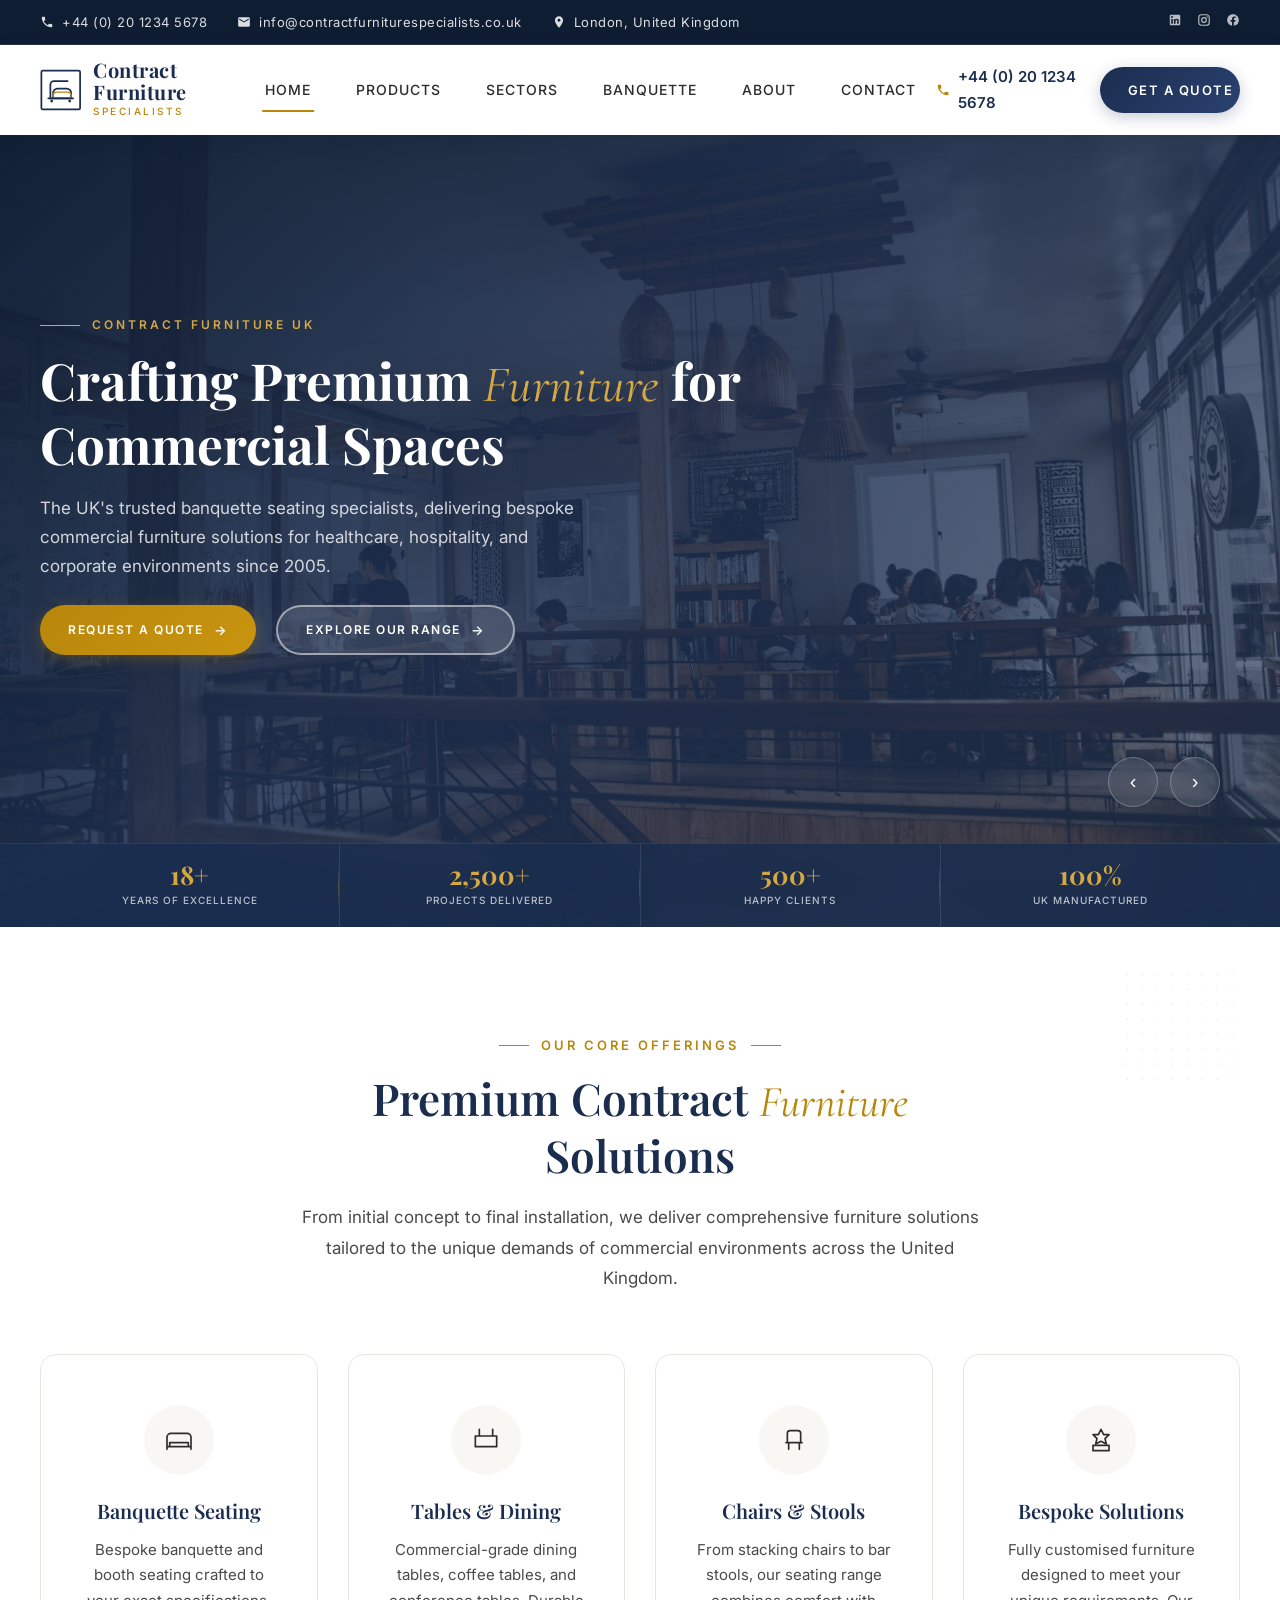
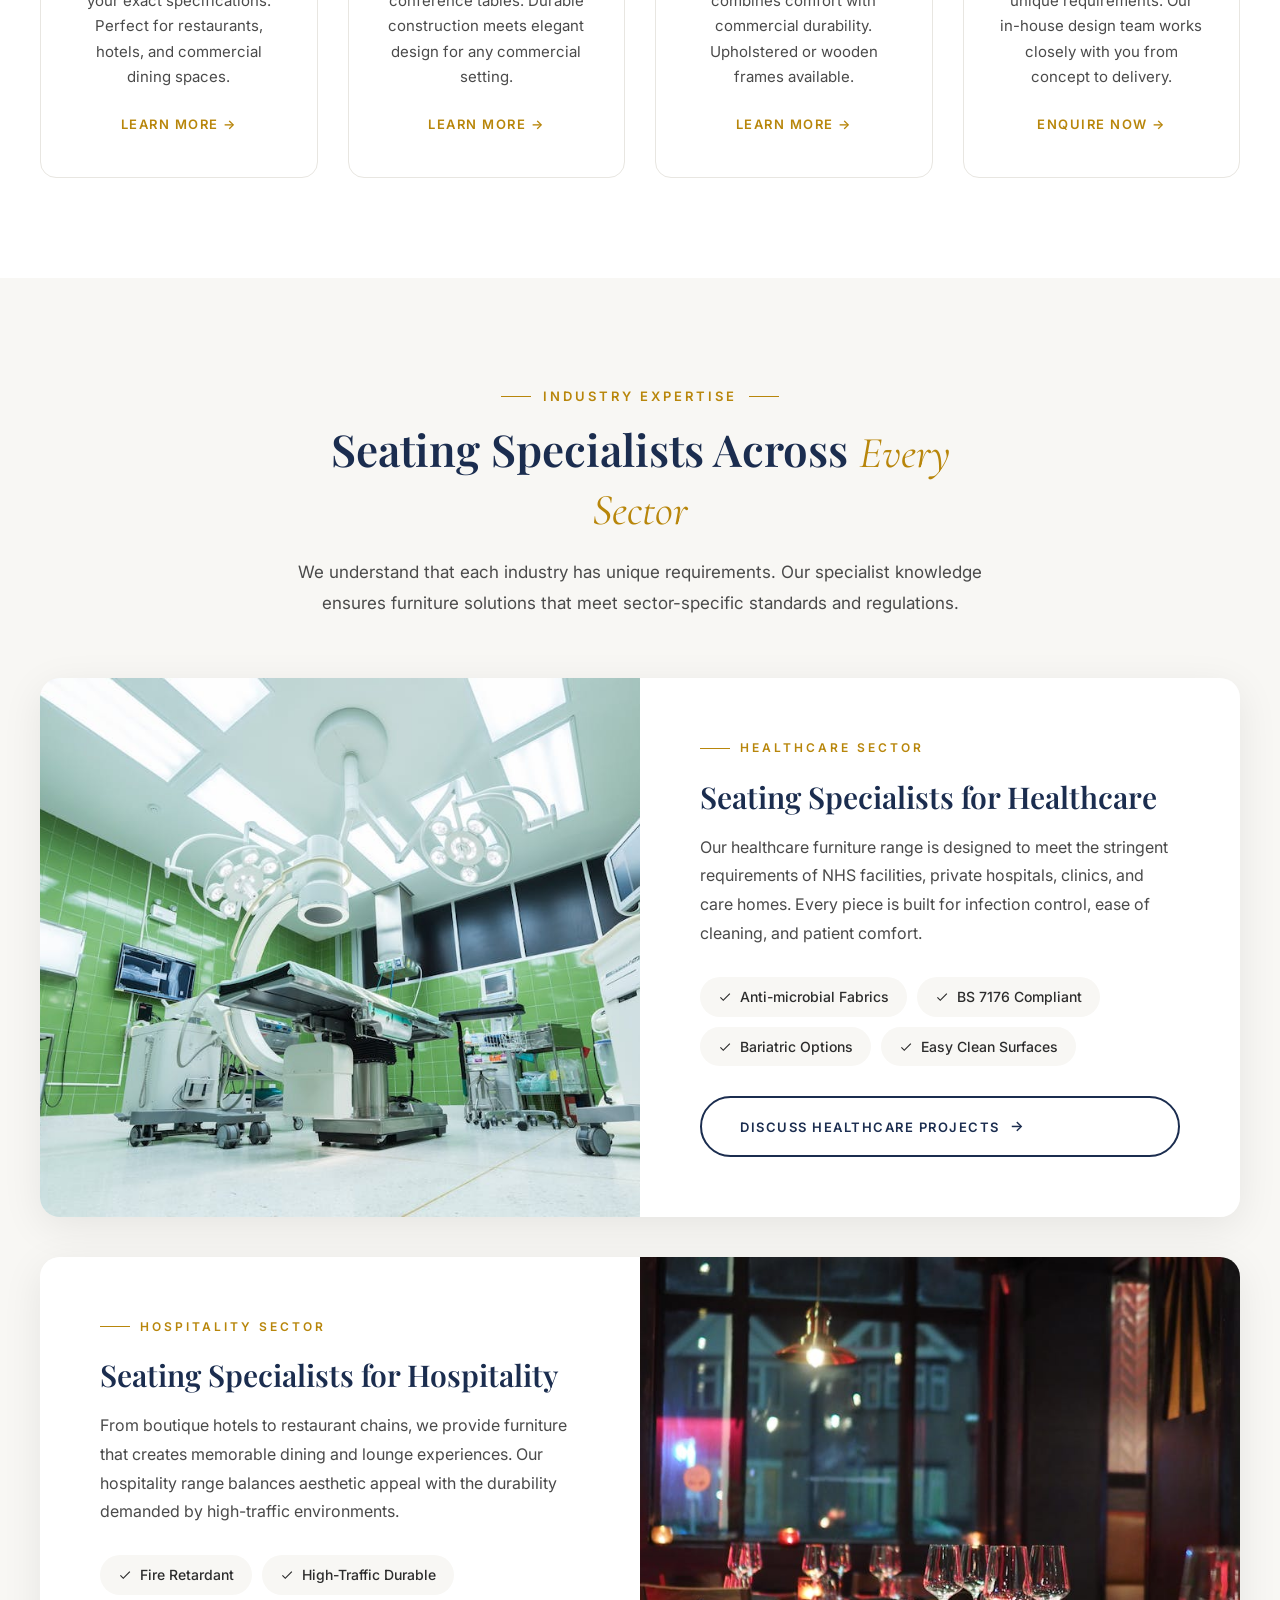
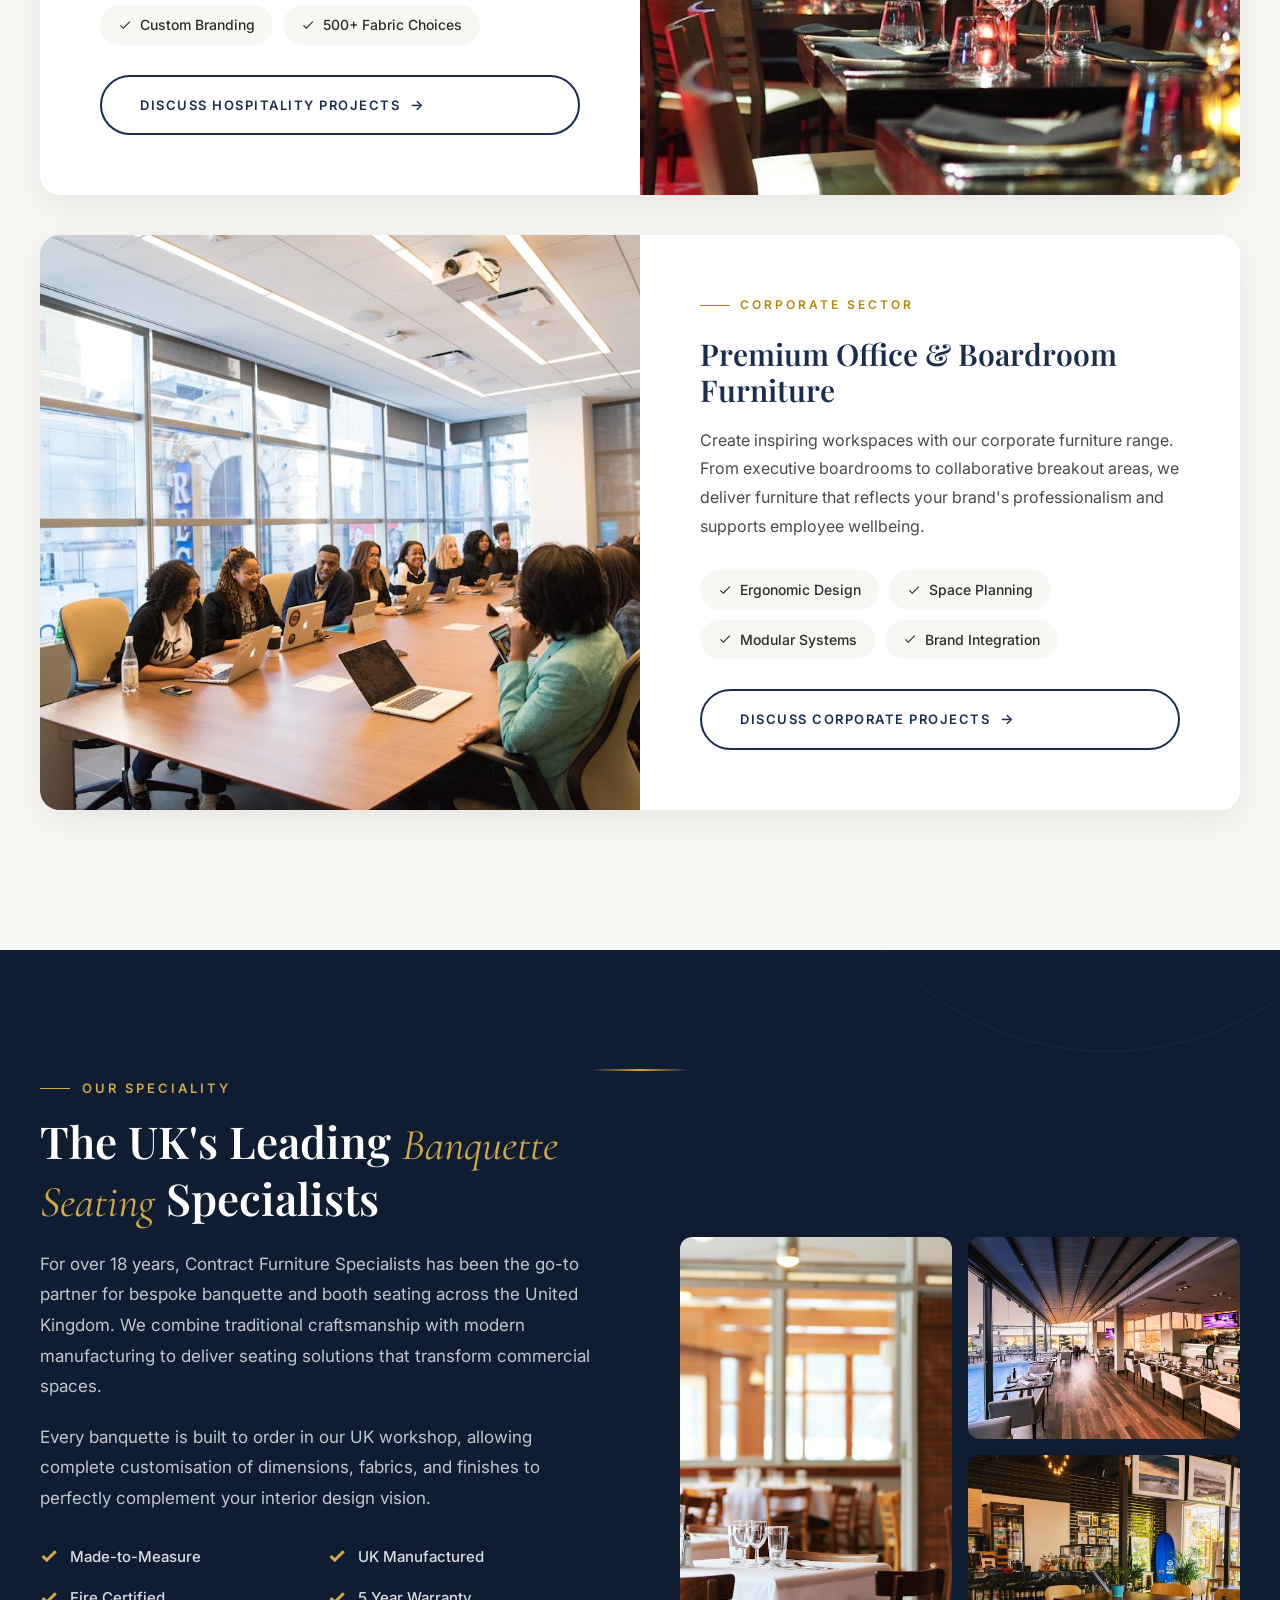
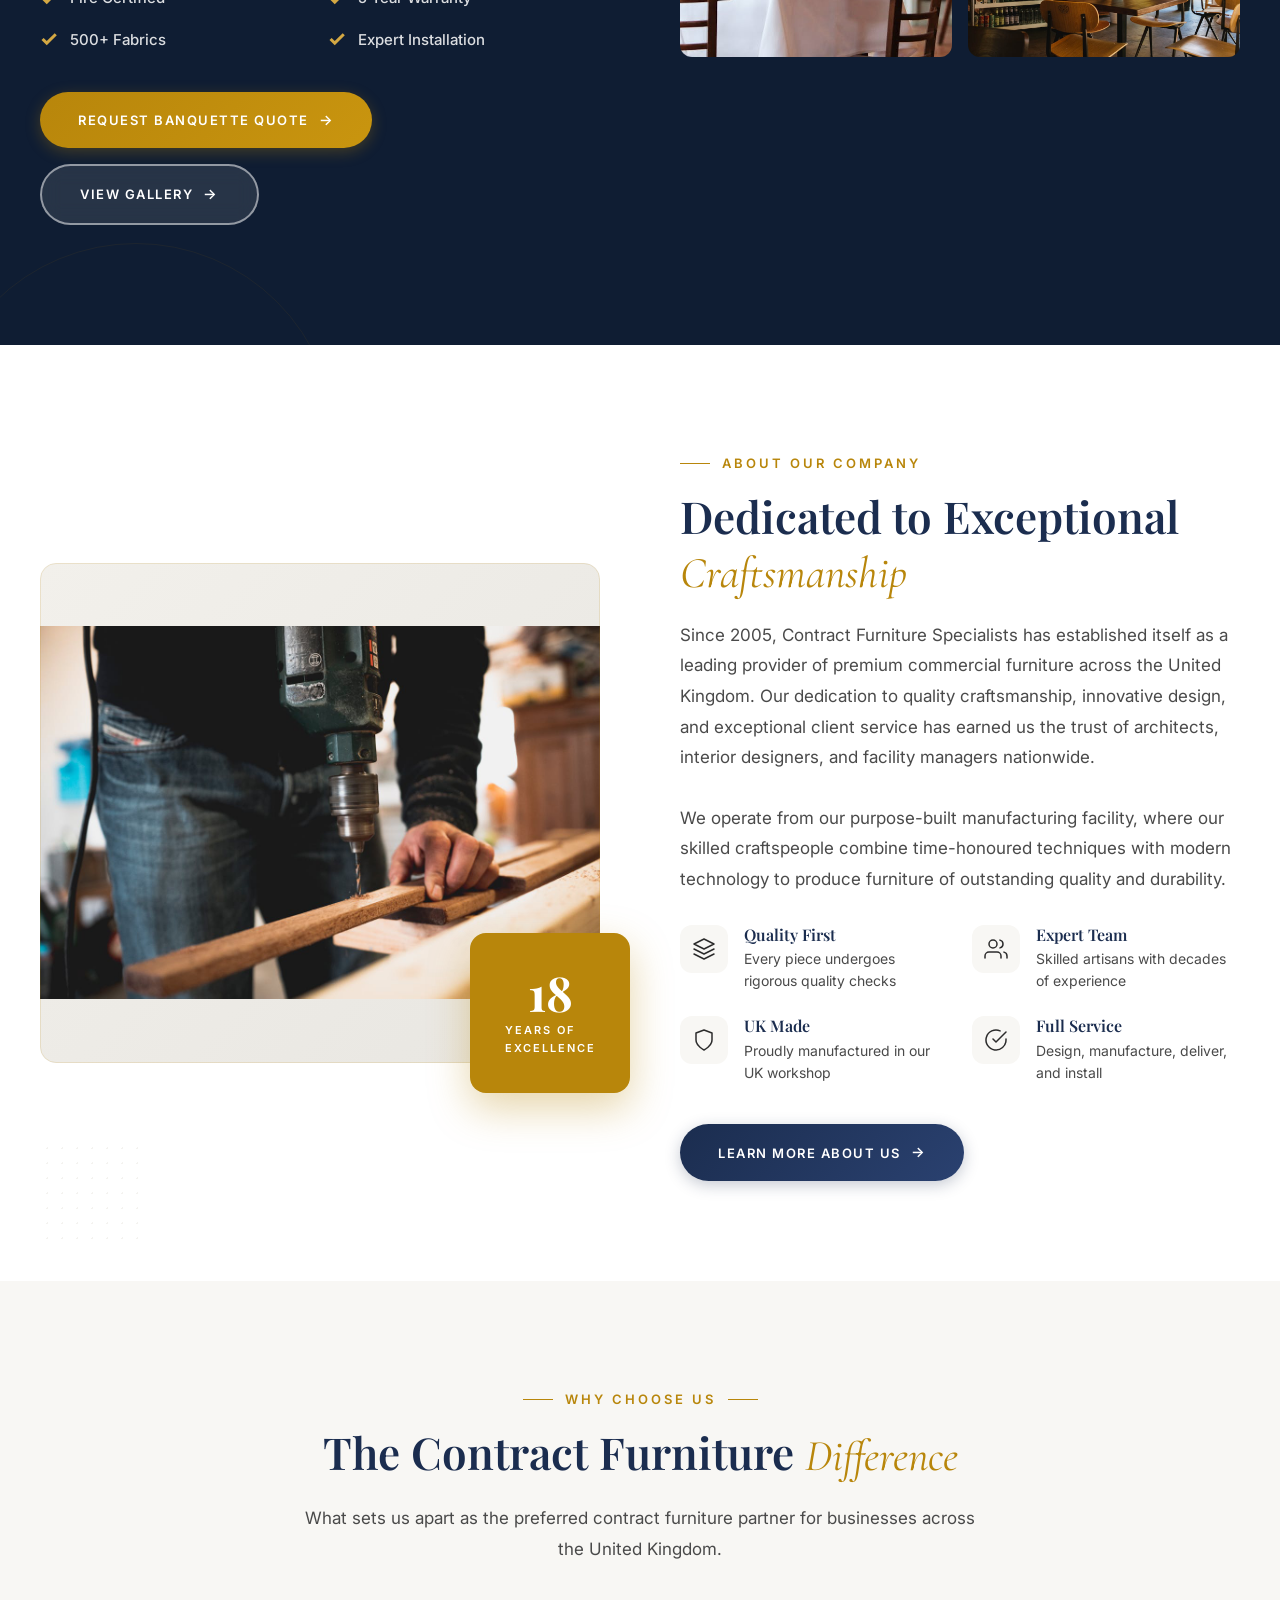
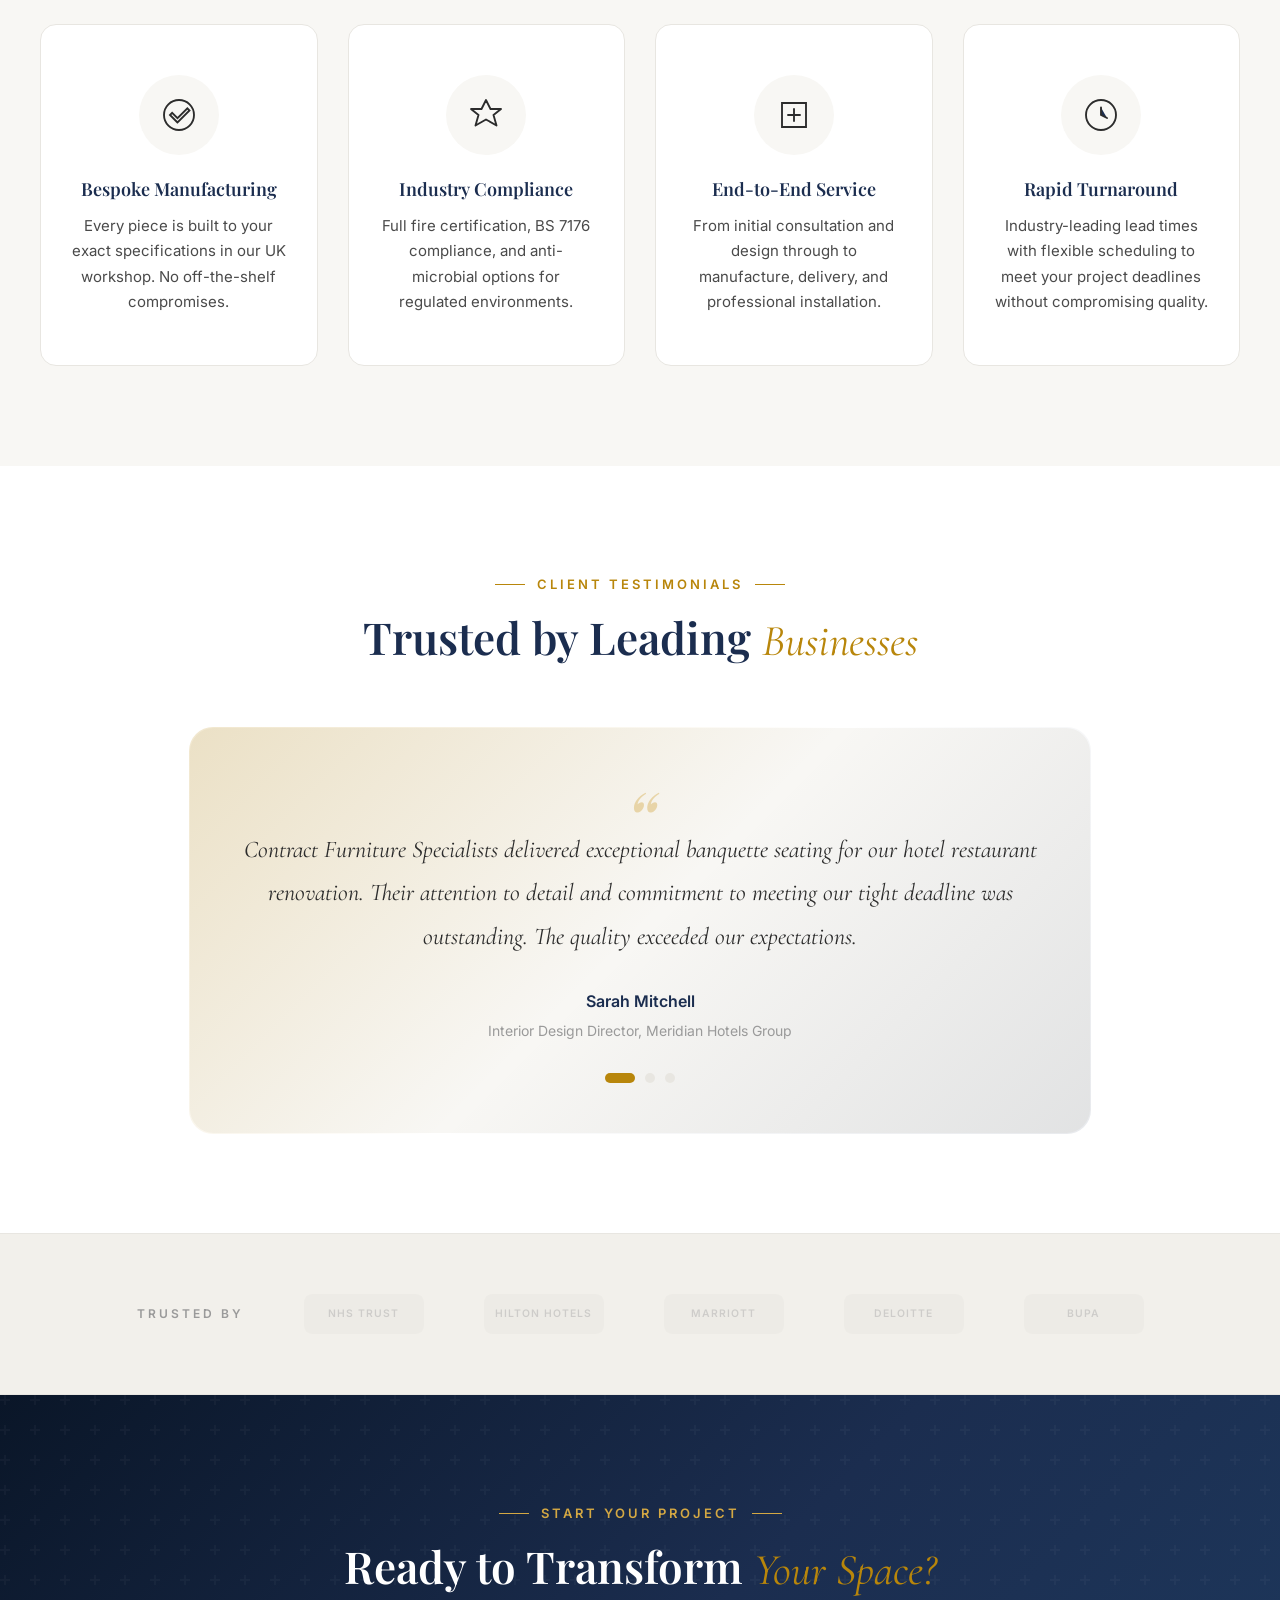
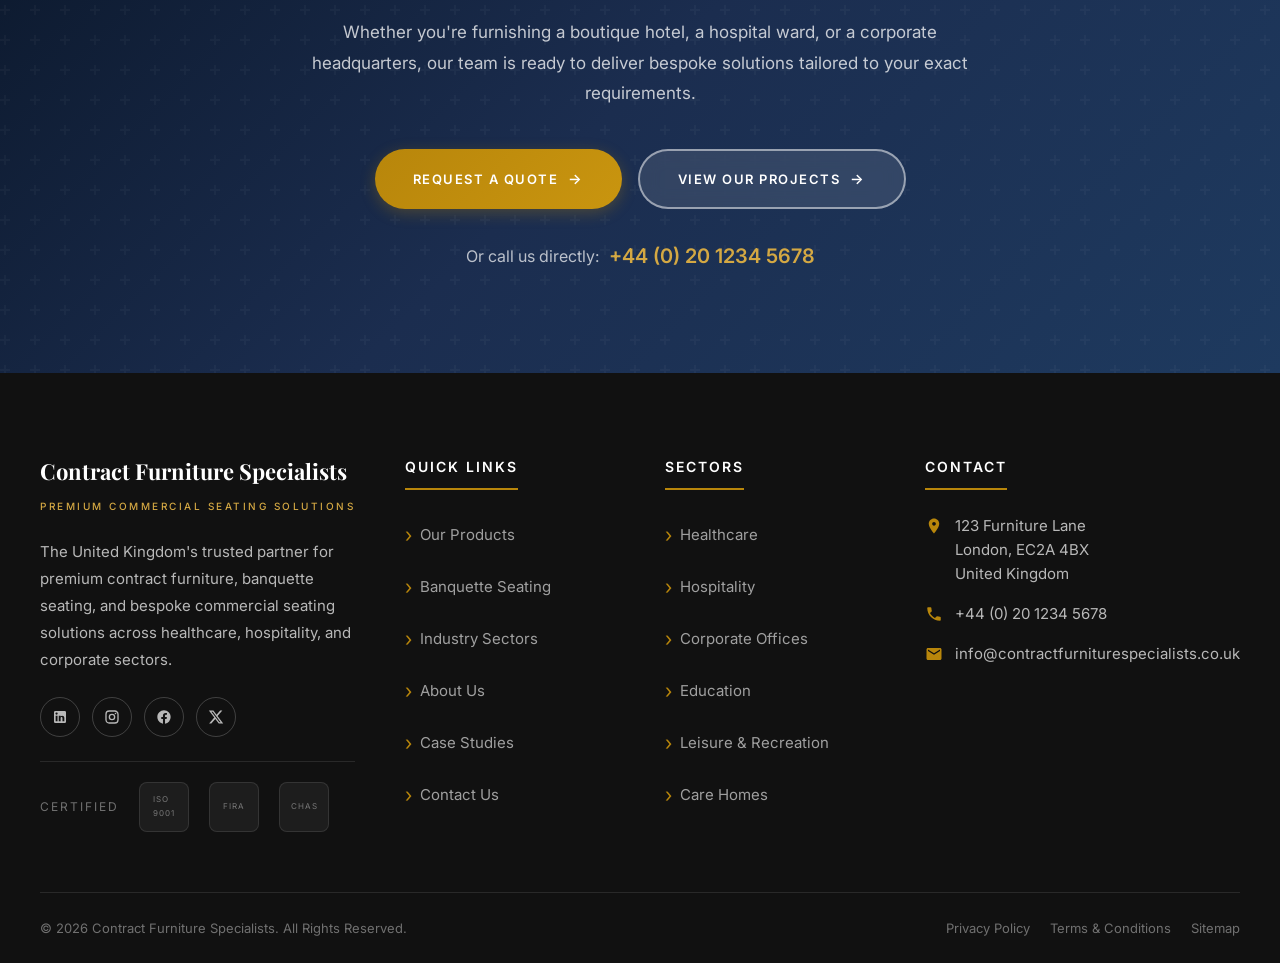
<file: index.html>
<!DOCTYPE html>
<html lang="en">
<head>
    <meta charset="UTF-8">
    <meta name="viewport" content="width=device-width, initial-scale=1.0">
    <title>Contract Furniture Specialists | Premium Banquette Seating & Commercial Furniture UK</title>
    <meta name="description" content="Contract Furniture Specialists - UK's leading provider of banquette seating, healthcare furniture, hospitality seating, and bespoke commercial furniture solutions.">
    <link rel="preconnect" href="https://fonts.googleapis.com">
    <link rel="preconnect" href="https://fonts.gstatic.com" crossorigin>
    <link href="https://fonts.googleapis.com/css2?family=Cormorant+Garamond:ital,wght@0,400;0,600;1,400&family=Inter:wght@300;400;500;600;700&family=Playfair+Display:ital,wght@0,400;0,600;0,700;1,400&display=swap" rel="stylesheet">
    <style>
/*
Theme Name: Contract Furniture Specialists
Theme URI: https://contractfurniturespecialists.co.uk
Author: Contract Furniture Specialists
Author URI: https://contractfurniturespecialists.co.uk
Description: A premium B2B WordPress theme for Contract Furniture Specialists - UK's leading banquette seating and commercial furniture provider.
Version: 1.0.0
License: GNU General Public License v2 or later
License URI: http://www.gnu.org/licenses/gpl-2.0.html
Text Domain: cfs-theme
Tags: b2b, furniture, commercial, contract-furniture, banquette-seating
*/

/* ============================================
   CSS VARIABLES & RESET
   ============================================ */
:root {
    /* Primary Colors */
    --cfs-navy: #1B2D4F;
    --cfs-navy-dark: #0F1D33;
    --cfs-navy-light: #2A4170;

    /* Accent Colors */
    --cfs-copper: #B8860B;
    --cfs-copper-light: #D4A843;
    --cfs-copper-dark: #8B6914;

    /* Neutrals */
    --cfs-white: #FFFFFF;
    --cfs-off-white: #F8F7F4;
    --cfs-cream: #F2F0EB;
    --cfs-light-gray: #E8E6E1;
    --cfs-medium-gray: #9A9A9A;
    --cfs-dark-gray: #4A4A4A;
    --cfs-charcoal: #2C2C2C;
    --cfs-black: #111111;

    /* Typography */
    --cfs-font-heading: 'Playfair Display', Georgia, serif;
    --cfs-font-body: 'Inter', -apple-system, BlinkMacSystemFont, sans-serif;
    --cfs-font-accent: 'Cormorant Garamond', Georgia, serif;

    /* Spacing */
    --cfs-section-padding: 100px 0;
    --cfs-container-width: 1280px;
    --cfs-container-padding: 0 40px;

    /* Transitions */
    --cfs-transition: all 0.3s cubic-bezier(0.4, 0, 0.2, 1);
    --cfs-transition-slow: all 0.6s cubic-bezier(0.4, 0, 0.2, 1);
}

/* Reset */
*, *::before, *::after {
    margin: 0;
    padding: 0;
    box-sizing: border-box;
}

html {
    scroll-behavior: smooth;
    font-size: 16px;
}

body {
    font-family: var(--cfs-font-body);
    color: var(--cfs-charcoal);
    background-color: var(--cfs-white);
    line-height: 1.7;
    overflow-x: hidden;
    -webkit-font-smoothing: antialiased;
    -moz-osx-font-smoothing: grayscale;
}

img {
    max-width: 100%;
    height: auto;
    display: block;
}

a {
    text-decoration: none;
    color: inherit;
    transition: var(--cfs-transition);
}

ul, ol {
    list-style: none;
}

h1, h2, h3, h4, h5, h6 {
    font-family: var(--cfs-font-heading);
    font-weight: 600;
    line-height: 1.2;
    color: var(--cfs-navy);
}

.container {
    max-width: var(--cfs-container-width);
    margin: 0 auto;
    padding: var(--cfs-container-padding);
}

/* ============================================
   BUTTONS
   ============================================ */
.btn {
    display: inline-flex;
    align-items: center;
    gap: 10px;
    padding: 16px 38px;
    font-family: var(--cfs-font-body);
    font-size: 0.8125rem;
    font-weight: 600;
    letter-spacing: 1.5px;
    text-transform: uppercase;
    border: none;
    cursor: pointer;
    transition: var(--cfs-transition);
    position: relative;
    overflow: hidden;
    border-radius: 50px;
    white-space: nowrap;
}

.btn-primary {
    background: linear-gradient(135deg, var(--cfs-navy) 0%, var(--cfs-navy-light) 100%);
    color: var(--cfs-white);
    box-shadow: 0 4px 15px rgba(27, 45, 79, 0.25);
}

.btn-primary:hover {
    background: linear-gradient(135deg, var(--cfs-copper) 0%, var(--cfs-copper-dark) 100%);
    transform: translateY(-3px);
    box-shadow: 0 10px 30px rgba(27, 45, 79, 0.35);
}

.btn-secondary {
    background-color: rgba(255,255,255,0.1);
    color: var(--cfs-white);
    border: 2px solid rgba(255,255,255,0.5);
    backdrop-filter: blur(10px);
}

.btn-secondary:hover {
    background-color: var(--cfs-white);
    color: var(--cfs-navy);
    border-color: var(--cfs-white);
    transform: translateY(-3px);
    box-shadow: 0 10px 30px rgba(255,255,255,0.2);
}

.btn-copper {
    background: linear-gradient(135deg, var(--cfs-copper) 0%, #C9950F 100%);
    color: var(--cfs-white);
    box-shadow: 0 4px 15px rgba(184, 134, 11, 0.3);
}

.btn-copper:hover {
    background: linear-gradient(135deg, #C9950F 0%, var(--cfs-copper-dark) 100%);
    transform: translateY(-3px);
    box-shadow: 0 10px 30px rgba(184, 134, 11, 0.4);
}

.btn-outline {
    background-color: transparent;
    color: var(--cfs-navy);
    border: 2px solid var(--cfs-navy);
}

.btn-outline:hover {
    background: linear-gradient(135deg, var(--cfs-navy) 0%, var(--cfs-navy-light) 100%);
    color: var(--cfs-white);
    border-color: var(--cfs-navy);
    transform: translateY(-3px);
    box-shadow: 0 10px 30px rgba(27, 45, 79, 0.25);
}

.btn-arrow::after {
    content: '\2192';
    transition: transform 0.3s ease;
    font-size: 1.1em;
}

.btn-arrow:hover::after {
    transform: translateX(6px);
}

/* ============================================
   TOP BAR
   ============================================ */
.top-bar {
    background-color: var(--cfs-navy-dark);
    color: var(--cfs-white);
    padding: 10px 0;
    font-size: 0.8125rem;
    letter-spacing: 0.5px;
    border-bottom: 1px solid rgba(255,255,255,0.1);
}

.top-bar .container {
    display: flex;
    justify-content: space-between;
    align-items: center;
}

.top-bar-left {
    display: flex;
    align-items: center;
    gap: 30px;
}

.top-bar-left a,
.top-bar-left span {
    display: flex;
    align-items: center;
    gap: 8px;
    color: rgba(255,255,255,0.85);
}

.top-bar-left a:hover {
    color: var(--cfs-copper-light);
}

.top-bar-right {
    display: flex;
    align-items: center;
    gap: 20px;
}

.top-bar-right .social-links {
    display: flex;
    gap: 15px;
}

.top-bar-right .social-links a {
    color: rgba(255,255,255,0.7);
    font-size: 0.875rem;
}

.top-bar-right .social-links a:hover {
    color: var(--cfs-copper-light);
}

/* ============================================
   HEADER & NAVIGATION
   ============================================ */
.site-header {
    position: sticky;
    top: 0;
    z-index: 1000;
    background-color: var(--cfs-white);
    box-shadow: 0 2px 20px rgba(0,0,0,0.06);
    transition: var(--cfs-transition);
}

.site-header.scrolled {
    box-shadow: 0 4px 30px rgba(0,0,0,0.1);
}

.header-inner {
    display: flex;
    align-items: center;
    justify-content: space-between;
    padding: 0 40px;
    height: 90px;
    max-width: 1400px;
    margin: 0 auto;
}

.site-logo {
    display: flex;
    align-items: center;
    gap: 12px;
    z-index: 1001;
}

.site-logo svg {
    height: 50px;
    width: auto;
}

.site-logo .logo-text {
    display: flex;
    flex-direction: column;
}

.site-logo .logo-text .brand-name {
    font-family: var(--cfs-font-heading);
    font-size: 1.25rem;
    font-weight: 700;
    color: var(--cfs-navy);
    line-height: 1.1;
    letter-spacing: 0.5px;
}

.site-logo .logo-text .brand-tagline {
    font-family: var(--cfs-font-body);
    font-size: 0.625rem;
    color: var(--cfs-copper);
    text-transform: uppercase;
    letter-spacing: 2.5px;
    font-weight: 500;
}

.main-nav {
    display: flex;
    align-items: center;
    gap: 5px;
}

.main-nav a {
    padding: 10px 20px;
    font-size: 0.875rem;
    font-weight: 500;
    color: var(--cfs-charcoal);
    text-transform: uppercase;
    letter-spacing: 1px;
    position: relative;
}

.main-nav a::after {
    content: '';
    position: absolute;
    bottom: 0;
    left: 50%;
    transform: translateX(-50%);
    width: 0;
    height: 2px;
    background-color: var(--cfs-copper);
    transition: width 0.3s ease;
}

.main-nav a:hover::after,
.main-nav a.active::after {
    width: 60%;
}

.main-nav a:hover {
    color: var(--cfs-navy);
}

.header-cta {
    display: flex;
    align-items: center;
    gap: 15px;
}

.header-cta .btn {
    padding: 12px 28px;
    font-size: 0.8125rem;
}

.header-cta .phone-link {
    display: flex;
    align-items: center;
    gap: 8px;
    font-weight: 600;
    color: var(--cfs-navy);
    font-size: 0.9375rem;
}

/* Mobile Menu Toggle */
.menu-toggle {
    display: none;
    flex-direction: column;
    gap: 6px;
    cursor: pointer;
    padding: 10px;
    z-index: 1001;
    background: none;
    border: none;
}

.menu-toggle span {
    display: block;
    width: 28px;
    height: 2px;
    background-color: var(--cfs-navy);
    transition: var(--cfs-transition);
}

.menu-toggle.active span:nth-child(1) {
    transform: rotate(45deg) translate(6px, 6px);
}

.menu-toggle.active span:nth-child(2) {
    opacity: 0;
}

.menu-toggle.active span:nth-child(3) {
    transform: rotate(-45deg) translate(6px, -6px);
}

/* ============================================
   HERO SECTION
   ============================================ */
.hero-section {
    position: relative;
    height: 92vh;
    min-height: 650px;
    max-height: 950px;
    overflow: hidden;
    background-color: var(--cfs-navy-dark);
}

.hero-slider {
    position: absolute;
    inset: 0;
    z-index: 1;
}

.hero-slide {
    position: absolute;
    inset: 0;
    opacity: 0;
    transition: opacity 1.2s ease;
    background-size: cover;
    background-position: center;
}

.hero-slide.active {
    opacity: 1;
}

.hero-slide::after {
    content: '';
    position: absolute;
    inset: 0;
    background: linear-gradient(
        135deg,
        rgba(15, 29, 51, 0.85) 0%,
        rgba(27, 45, 79, 0.65) 40%,
        rgba(27, 45, 79, 0.4) 100%
    );
}

.hero-content {
    position: relative;
    z-index: 2;
    height: 100%;
    display: flex;
    align-items: center;
    padding: 0 40px;
    padding-bottom: 120px; /* space for stats bar */
    max-width: 1400px;
    margin: 0 auto;
}

.hero-text {
    max-width: 700px;
}

.hero-label {
    display: inline-flex;
    align-items: center;
    gap: 12px;
    color: var(--cfs-copper-light);
    font-size: 0.8125rem;
    font-weight: 600;
    text-transform: uppercase;
    letter-spacing: 3px;
    margin-bottom: 24px;
    opacity: 0;
    transform: translateY(20px);
    animation: fadeInUp 0.8s ease 0.3s forwards;
}

.hero-label::before {
    content: '';
    display: block;
    width: 40px;
    height: 1px;
    background-color: var(--cfs-copper-light);
}

.hero-title {
    font-family: var(--cfs-font-heading);
    font-size: clamp(1.75rem, 4vw, 3.5rem);
    font-weight: 700;
    color: var(--cfs-white);
    line-height: 1.15;
    margin-bottom: 20px;
    opacity: 0;
    transform: translateY(30px);
    animation: fadeInUp 0.8s ease 0.5s forwards;
}

.hero-title span {
    color: var(--cfs-copper-light);
    font-style: italic;
    font-family: var(--cfs-font-accent);
    font-weight: 400;
}

.hero-description {
    font-size: clamp(0.875rem, 1.5vw, 1.0625rem);
    color: rgba(255,255,255,0.8);
    line-height: 1.7;
    margin-bottom: 30px;
    max-width: 540px;
    opacity: 0;
    transform: translateY(30px);
    animation: fadeInUp 0.8s ease 0.7s forwards;
}

.hero-buttons {
    display: flex;
    gap: 20px;
    flex-wrap: wrap;
    opacity: 0;
    transform: translateY(30px);
    animation: fadeInUp 0.8s ease 0.9s forwards;
}

.hero-buttons .btn {
    padding: 14px 32px;
    font-size: 0.8125rem;
}

.hero-stats {
    position: absolute;
    bottom: 0;
    left: 0;
    right: 0;
    z-index: 3;
    background: rgba(27, 45, 79, 0.9);
    backdrop-filter: blur(10px);
    border-top: 1px solid rgba(255,255,255,0.1);
}

.hero-stats .container {
    display: flex;
    justify-content: center;
    gap: 0;
}

.stat-item {
    flex: 1;
    text-align: center;
    padding: 22px 15px;
    border-right: 1px solid rgba(255,255,255,0.1);
}

.stat-item:last-child {
    border-right: none;
}

.stat-number {
    font-family: var(--cfs-font-heading);
    font-size: clamp(1.5rem, 2.5vw, 2rem);
    font-weight: 700;
    color: var(--cfs-copper-light);
    line-height: 1;
    margin-bottom: 4px;
}

.stat-label {
    font-size: clamp(0.6rem, 1vw, 0.75rem);
    color: rgba(255,255,255,0.7);
    text-transform: uppercase;
    letter-spacing: 1.5px;
    font-weight: 500;
}

/* Hero Slider Navigation */
.hero-nav {
    position: absolute;
    bottom: 120px;
    right: 60px;
    z-index: 4;
    display: flex;
    gap: 12px;
}

.hero-nav button {
    width: 50px;
    height: 50px;
    background: rgba(255,255,255,0.08);
    border: 1px solid rgba(255,255,255,0.25);
    color: var(--cfs-white);
    font-size: 1.25rem;
    cursor: pointer;
    transition: var(--cfs-transition);
    display: flex;
    align-items: center;
    justify-content: center;
    border-radius: 50%;
    backdrop-filter: blur(10px);
}

.hero-nav button:hover {
    background: var(--cfs-copper);
    border-color: var(--cfs-copper);
    transform: scale(1.1);
    box-shadow: 0 5px 20px rgba(184, 134, 11, 0.4);
}

/* ============================================
   SECTION COMMON STYLES
   ============================================ */
.section-header {
    text-align: center;
    max-width: 700px;
    margin: 0 auto 60px;
}

.section-label {
    display: inline-flex;
    align-items: center;
    gap: 12px;
    color: var(--cfs-copper);
    font-size: 0.8125rem;
    font-weight: 600;
    text-transform: uppercase;
    letter-spacing: 3px;
    margin-bottom: 16px;
}

.section-label::before,
.section-label::after {
    content: '';
    display: block;
    width: 30px;
    height: 1px;
    background-color: var(--cfs-copper);
}

.section-title {
    font-size: clamp(2rem, 3.5vw, 2.75rem);
    margin-bottom: 20px;
    color: var(--cfs-navy);
}

.section-title span {
    color: var(--cfs-copper);
    font-family: var(--cfs-font-accent);
    font-style: italic;
    font-weight: 400;
}

.section-description {
    font-size: 1.0625rem;
    color: var(--cfs-dark-gray);
    line-height: 1.8;
}

/* ============================================
   SERVICES / CORE OFFERINGS
   ============================================ */
.services-section {
    padding: var(--cfs-section-padding);
    background-color: var(--cfs-white);
}

.services-grid {
    display: grid;
    grid-template-columns: repeat(4, 1fr);
    gap: 30px;
}

.service-card {
    position: relative;
    padding: 50px 35px 40px;
    background: var(--cfs-white);
    border: 1px solid var(--cfs-light-gray);
    border-radius: 16px;
    transition: var(--cfs-transition-slow);
    text-align: center;
    overflow: hidden;
}

.service-card::before {
    content: '';
    position: absolute;
    top: 0;
    left: 0;
    right: 0;
    height: 4px;
    background: linear-gradient(90deg, var(--cfs-copper), var(--cfs-copper-light));
    border-radius: 16px 16px 0 0;
    transform: scaleX(0);
    transition: transform 0.5s ease;
}

.service-card:hover::before {
    transform: scaleX(1);
}

.service-card:hover {
    transform: translateY(-10px);
    box-shadow: 0 25px 60px rgba(27, 45, 79, 0.12), 0 0 0 1px rgba(184, 134, 11, 0.1);
    border-color: transparent;
}

.service-icon {
    width: 70px;
    height: 70px;
    margin: 0 auto 24px;
    display: flex;
    align-items: center;
    justify-content: center;
    background: var(--cfs-off-white);
    border-radius: 50%;
    transition: var(--cfs-transition);
}

.service-card:hover .service-icon {
    background: var(--cfs-navy);
}

.service-icon svg {
    width: 32px;
    height: 32px;
    fill: var(--cfs-navy);
    transition: var(--cfs-transition);
}

.service-card:hover .service-icon svg {
    fill: var(--cfs-copper-light);
}

.service-card h3 {
    font-size: 1.25rem;
    margin-bottom: 14px;
    font-weight: 600;
}

.service-card p {
    font-size: 0.9375rem;
    color: var(--cfs-dark-gray);
    line-height: 1.7;
    margin-bottom: 20px;
}

.service-link {
    font-size: 0.8125rem;
    font-weight: 600;
    color: var(--cfs-copper);
    text-transform: uppercase;
    letter-spacing: 1.5px;
    display: inline-flex;
    align-items: center;
    gap: 8px;
}

.service-link:hover {
    color: var(--cfs-navy);
    gap: 14px;
}

/* ============================================
   INDUSTRY SECTIONS
   ============================================ */
.industries-section {
    padding: var(--cfs-section-padding);
    background-color: var(--cfs-off-white);
}

.industry-showcase {
    display: grid;
    grid-template-columns: 1fr 1fr;
    gap: 0;
    margin-bottom: 40px;
    overflow: hidden;
    box-shadow: 0 10px 40px rgba(0,0,0,0.08);
    border-radius: 20px;
}

.industry-showcase.reverse {
    direction: rtl;
}

.industry-showcase.reverse > * {
    direction: ltr;
}

.industry-image {
    position: relative;
    min-height: 450px;
    overflow: hidden;
    background-color: var(--cfs-navy);
}

.industry-image img {
    width: 100%;
    height: 100%;
    object-fit: cover;
    transition: transform 0.8s ease;
}

.industry-showcase:hover .industry-image img {
    transform: scale(1.05);
}

.industry-image .image-placeholder {
    width: 100%;
    height: 100%;
    background: linear-gradient(135deg, var(--cfs-navy) 0%, var(--cfs-navy-light) 100%);
    display: flex;
    flex-direction: column;
    align-items: center;
    justify-content: center;
    color: rgba(255,255,255,0.3);
    font-size: 4rem;
}

.industry-image .image-placeholder span {
    font-size: 0.875rem;
    text-transform: uppercase;
    letter-spacing: 3px;
    margin-top: 15px;
    color: rgba(255,255,255,0.4);
}

.industry-content {
    display: flex;
    flex-direction: column;
    justify-content: center;
    padding: 60px 60px;
    background: var(--cfs-white);
}

.industry-tag {
    display: inline-flex;
    align-items: center;
    gap: 10px;
    color: var(--cfs-copper);
    font-size: 0.75rem;
    font-weight: 600;
    text-transform: uppercase;
    letter-spacing: 3px;
    margin-bottom: 20px;
}

.industry-tag::before {
    content: '';
    width: 30px;
    height: 1px;
    background: var(--cfs-copper);
}

.industry-content h3 {
    font-size: 1.875rem;
    margin-bottom: 18px;
}

.industry-content p {
    font-size: 1rem;
    color: var(--cfs-dark-gray);
    line-height: 1.8;
    margin-bottom: 14px;
}

.industry-features {
    display: flex;
    flex-wrap: wrap;
    gap: 10px;
    margin: 15px 0 30px;
}

.industry-features li {
    display: flex;
    align-items: center;
    gap: 8px;
    font-size: 0.875rem;
    color: var(--cfs-charcoal);
    padding: 8px 18px;
    background: var(--cfs-off-white);
    font-weight: 500;
    border-radius: 50px;
    transition: var(--cfs-transition);
}

.industry-features li:hover {
    background: var(--cfs-navy);
    color: var(--cfs-white);
    transform: translateY(-2px);
}

.industry-features li:hover svg {
    fill: var(--cfs-copper-light);
}

.industry-features li svg {
    width: 14px;
    height: 14px;
    fill: var(--cfs-copper);
    flex-shrink: 0;
}

/* ============================================
   BANQUETTE SEATING SECTION
   ============================================ */
.banquette-section {
    padding: 120px 0;
    background: var(--cfs-navy-dark);
    position: relative;
    overflow: hidden;
}

.banquette-section::before {
    content: '';
    position: absolute;
    top: -50%;
    right: -10%;
    width: 600px;
    height: 600px;
    border: 1px solid rgba(184, 134, 11, 0.1);
    border-radius: 50%;
}

.banquette-section::after {
    content: '';
    position: absolute;
    bottom: -30%;
    left: -5%;
    width: 400px;
    height: 400px;
    border: 1px solid rgba(184, 134, 11, 0.08);
    border-radius: 50%;
}

.banquette-inner {
    display: grid;
    grid-template-columns: 1fr 1fr;
    gap: 80px;
    align-items: center;
    position: relative;
    z-index: 1;
}

.banquette-content .section-label {
    justify-content: flex-start;
    color: var(--cfs-copper-light);
}

.banquette-content .section-label::before {
    background: var(--cfs-copper-light);
}

.banquette-content .section-label::after {
    display: none;
}

.banquette-content .section-title {
    color: var(--cfs-white);
    text-align: left;
}

.banquette-content .section-title span {
    color: var(--cfs-copper-light);
}

.banquette-content p {
    color: rgba(255,255,255,0.75);
    font-size: 1.0625rem;
    line-height: 1.8;
    margin-bottom: 20px;
}

.banquette-features-list {
    display: grid;
    grid-template-columns: 1fr 1fr;
    gap: 16px;
    margin: 30px 0 40px;
}

.banquette-features-list li {
    display: flex;
    align-items: center;
    gap: 12px;
    color: rgba(255,255,255,0.85);
    font-size: 0.9375rem;
    font-weight: 500;
}

.banquette-features-list li svg {
    width: 18px;
    height: 18px;
    flex-shrink: 0;
}

.banquette-gallery {
    display: grid;
    grid-template-columns: 1fr 1fr;
    grid-template-rows: 1fr 1fr;
    gap: 16px;
    position: relative;
}

.banquette-gallery .gallery-item {
    overflow: hidden;
    position: relative;
    background: var(--cfs-navy);
    min-height: 200px;
}

.banquette-gallery .gallery-item:first-child {
    grid-row: span 2;
    min-height: 420px;
}

.banquette-gallery .gallery-item .image-placeholder {
    width: 100%;
    height: 100%;
    background: linear-gradient(135deg, var(--cfs-navy-light) 0%, var(--cfs-navy) 100%);
    display: flex;
    flex-direction: column;
    align-items: center;
    justify-content: center;
    color: rgba(255,255,255,0.2);
    font-size: 2.5rem;
    transition: var(--cfs-transition);
}

.banquette-gallery .gallery-item:hover .image-placeholder {
    background: linear-gradient(135deg, var(--cfs-copper-dark) 0%, var(--cfs-navy) 100%);
}

.banquette-gallery .gallery-item .image-placeholder span {
    font-size: 0.75rem;
    text-transform: uppercase;
    letter-spacing: 2px;
    margin-top: 10px;
    color: rgba(255,255,255,0.3);
}

/* ============================================
   ABOUT SECTION
   ============================================ */
.about-section {
    padding: var(--cfs-section-padding);
    background: var(--cfs-white);
}

.about-grid {
    display: grid;
    grid-template-columns: 1fr 1fr;
    gap: 80px;
    align-items: center;
}

.about-image {
    position: relative;
}

.about-image .main-image {
    width: 100%;
    min-height: 500px;
    background: linear-gradient(135deg, var(--cfs-cream) 0%, var(--cfs-light-gray) 100%);
    display: flex;
    align-items: center;
    justify-content: center;
    color: var(--cfs-medium-gray);
    font-size: 3rem;
}

.about-image .main-image span {
    font-size: 0.875rem;
    text-transform: uppercase;
    letter-spacing: 3px;
    margin-top: 15px;
    display: block;
    text-align: center;
}

.about-image .experience-badge {
    position: absolute;
    bottom: -30px;
    right: -30px;
    width: 160px;
    height: 160px;
    background: var(--cfs-copper);
    display: flex;
    flex-direction: column;
    align-items: center;
    justify-content: center;
    color: var(--cfs-white);
    box-shadow: 0 15px 40px rgba(184, 134, 11, 0.3);
}

.experience-badge .years {
    font-family: var(--cfs-font-heading);
    font-size: 3rem;
    font-weight: 700;
    line-height: 1;
}

.experience-badge .label {
    font-size: 0.6875rem;
    text-transform: uppercase;
    letter-spacing: 2px;
    margin-top: 5px;
    font-weight: 600;
}

.about-content .section-label {
    justify-content: flex-start;
}

.about-content .section-label::after {
    display: none;
}

.about-content .section-title {
    text-align: left;
}

.about-content .section-description {
    margin-bottom: 30px;
}

.about-values {
    display: grid;
    grid-template-columns: 1fr 1fr;
    gap: 24px;
    margin-bottom: 40px;
}

.about-value {
    display: flex;
    gap: 16px;
    align-items: flex-start;
}

.about-value .value-icon {
    width: 48px;
    height: 48px;
    background: var(--cfs-off-white);
    display: flex;
    align-items: center;
    justify-content: center;
    flex-shrink: 0;
}

.about-value .value-icon svg {
    width: 24px;
    height: 24px;
    fill: var(--cfs-copper);
}

.about-value h4 {
    font-size: 1rem;
    margin-bottom: 4px;
    font-weight: 600;
}

.about-value p {
    font-size: 0.875rem;
    color: var(--cfs-dark-gray);
    line-height: 1.6;
}

/* ============================================
   WHY CHOOSE US
   ============================================ */
.why-section {
    padding: var(--cfs-section-padding);
    background: var(--cfs-off-white);
}

.why-grid {
    display: grid;
    grid-template-columns: repeat(4, 1fr);
    gap: 30px;
}

.why-card {
    text-align: center;
    padding: 50px 30px;
    background: var(--cfs-white);
    border: 1px solid var(--cfs-light-gray);
    border-radius: 16px;
    transition: var(--cfs-transition-slow);
    position: relative;
}

.why-card::after {
    content: '';
    position: absolute;
    bottom: 0;
    left: 0;
    right: 0;
    height: 4px;
    background: linear-gradient(90deg, var(--cfs-copper), var(--cfs-copper-light));
    border-radius: 0 0 16px 16px;
    transform: scaleX(0);
    transition: transform 0.5s ease;
}

.why-card:hover::after {
    transform: scaleX(1);
}

.why-card:hover {
    transform: translateY(-8px);
    box-shadow: 0 20px 50px rgba(0,0,0,0.1), 0 0 0 1px rgba(184, 134, 11, 0.1);
}

.why-icon {
    width: 80px;
    height: 80px;
    margin: 0 auto 24px;
    display: flex;
    align-items: center;
    justify-content: center;
    background: var(--cfs-off-white);
    border-radius: 50%;
    transition: var(--cfs-transition);
}

.why-card:hover .why-icon {
    background: var(--cfs-navy);
}

.why-icon svg {
    width: 36px;
    height: 36px;
    fill: var(--cfs-navy);
    transition: var(--cfs-transition);
}

.why-card:hover .why-icon svg {
    fill: var(--cfs-copper-light);
}

.why-card h3 {
    font-size: 1.125rem;
    margin-bottom: 12px;
    font-weight: 600;
}

.why-card p {
    font-size: 0.9375rem;
    color: var(--cfs-dark-gray);
    line-height: 1.7;
}

/* ============================================
   TESTIMONIALS
   ============================================ */
.testimonials-section {
    padding: var(--cfs-section-padding);
    background: var(--cfs-white);
}

.testimonials-slider {
    max-width: 900px;
    margin: 0 auto;
    text-align: center;
    position: relative;
}

.testimonial-item {
    display: none;
}

.testimonial-item.active {
    display: block;
}

.testimonial-quote {
    font-family: var(--cfs-font-accent);
    font-size: 1.5rem;
    font-style: italic;
    color: var(--cfs-charcoal);
    line-height: 1.8;
    margin-bottom: 30px;
    position: relative;
    padding-top: 40px;
}

.testimonial-quote::before {
    content: '\201C';
    position: absolute;
    top: -10px;
    left: 50%;
    transform: translateX(-50%);
    font-family: var(--cfs-font-heading);
    font-size: 5rem;
    color: var(--cfs-copper-light);
    line-height: 1;
    opacity: 0.4;
}

.testimonial-author {
    font-weight: 600;
    font-size: 1rem;
    color: var(--cfs-navy);
}

.testimonial-role {
    font-size: 0.875rem;
    color: var(--cfs-medium-gray);
    margin-top: 4px;
}

.testimonial-dots {
    display: flex;
    justify-content: center;
    gap: 10px;
    margin-top: 30px;
}

.testimonial-dots button {
    width: 10px;
    height: 10px;
    border-radius: 50%;
    border: none;
    background: var(--cfs-light-gray);
    cursor: pointer;
    transition: var(--cfs-transition);
}

.testimonial-dots button.active {
    background: var(--cfs-copper);
    width: 30px;
    border-radius: 5px;
}

/* ============================================
   CTA SECTION
   ============================================ */
.cta-section {
    padding: 100px 0;
    background: linear-gradient(135deg, var(--cfs-navy-dark) 0%, var(--cfs-navy) 100%);
    position: relative;
    overflow: hidden;
    text-align: center;
}

.cta-section::before {
    content: '';
    position: absolute;
    top: 0;
    left: 0;
    right: 0;
    bottom: 0;
    background-image: url("data:image/svg+xml,%3Csvg width='60' height='60' viewBox='0 0 60 60' xmlns='http://www.w3.org/2000/svg'%3E%3Cg fill='none' fill-rule='evenodd'%3E%3Cg fill='%23ffffff' fill-opacity='0.03'%3E%3Cpath d='M36 34v-4h-2v4h-4v2h4v4h2v-4h4v-2h-4zm0-30V0h-2v4h-4v2h4v4h2V6h4V4h-4zM6 34v-4H4v4H0v2h4v4h2v-4h4v-2H6zM6 4V0H4v4H0v2h4v4h2V6h4V4H6z'/%3E%3C/g%3E%3C/g%3E%3C/svg%3E");
}

.cta-content {
    position: relative;
    z-index: 1;
    max-width: 700px;
    margin: 0 auto;
}

.cta-content .section-label {
    color: var(--cfs-copper-light);
}

.cta-content .section-label::before,
.cta-content .section-label::after {
    background: var(--cfs-copper-light);
}

.cta-content .section-title {
    color: var(--cfs-white);
    margin-bottom: 20px;
}

.cta-content .section-description {
    color: rgba(255,255,255,0.75);
    margin-bottom: 40px;
}

.cta-buttons {
    display: flex;
    gap: 16px;
    justify-content: center;
    flex-wrap: wrap;
}

.cta-phone {
    display: flex;
    align-items: center;
    justify-content: center;
    gap: 10px;
    margin-top: 30px;
    color: rgba(255,255,255,0.7);
    font-size: 1rem;
}

.cta-phone a {
    color: var(--cfs-copper-light);
    font-weight: 600;
    font-size: 1.25rem;
}

.cta-phone a:hover {
    color: var(--cfs-white);
}

/* ============================================
   CLIENTS / TRUST SECTION
   ============================================ */
.clients-section {
    padding: 60px 0;
    background: var(--cfs-cream);
    border-top: 1px solid var(--cfs-light-gray);
    border-bottom: 1px solid var(--cfs-light-gray);
}

.clients-inner {
    display: flex;
    align-items: center;
    justify-content: center;
    gap: 60px;
    flex-wrap: wrap;
}

.client-logo {
    opacity: 0.4;
    transition: var(--cfs-transition);
    filter: grayscale(100%);
    height: 40px;
}

.client-logo:hover {
    opacity: 0.8;
    filter: grayscale(0%);
}

.clients-label {
    font-size: 0.75rem;
    text-transform: uppercase;
    letter-spacing: 3px;
    color: var(--cfs-medium-gray);
    font-weight: 600;
    white-space: nowrap;
}

/* ============================================
   FOOTER
   ============================================ */
.site-footer {
    background: var(--cfs-black);
    color: rgba(255,255,255,0.7);
    padding-top: 80px;
}

.footer-main {
    display: grid;
    grid-template-columns: 1.5fr 1fr 1fr 1fr;
    gap: 50px;
    padding-bottom: 60px;
    border-bottom: 1px solid rgba(255,255,255,0.1);
}

.footer-brand .logo-text .brand-name {
    font-family: var(--cfs-font-heading);
    font-size: 1.375rem;
    font-weight: 700;
    color: var(--cfs-white);
    margin-bottom: 4px;
}

.footer-brand .logo-text .brand-tagline {
    font-size: 0.625rem;
    color: var(--cfs-copper-light);
    text-transform: uppercase;
    letter-spacing: 2.5px;
    font-weight: 500;
}

.footer-brand p {
    margin-top: 20px;
    font-size: 0.9375rem;
    line-height: 1.8;
    max-width: 360px;
}

.footer-social {
    display: flex;
    gap: 12px;
    margin-top: 24px;
}

.footer-social a {
    width: 40px;
    height: 40px;
    display: flex;
    align-items: center;
    justify-content: center;
    border: 1px solid rgba(255,255,255,0.2);
    color: rgba(255,255,255,0.7);
    font-size: 0.875rem;
    transition: var(--cfs-transition);
}

.footer-social a:hover {
    background: var(--cfs-copper);
    border-color: var(--cfs-copper);
    color: var(--cfs-white);
}

.footer-col h4 {
    font-family: var(--cfs-font-body);
    font-size: 0.875rem;
    font-weight: 600;
    text-transform: uppercase;
    letter-spacing: 2px;
    color: var(--cfs-white);
    margin-bottom: 24px;
    padding-bottom: 12px;
    border-bottom: 2px solid var(--cfs-copper);
    display: inline-block;
}

.footer-col ul li {
    margin-bottom: 10px;
}

.footer-col ul li a {
    font-size: 0.9375rem;
    color: rgba(255,255,255,0.6);
    transition: var(--cfs-transition);
    display: flex;
    align-items: center;
    gap: 8px;
}

.footer-col ul li a::before {
    content: '\203A';
    color: var(--cfs-copper);
    font-size: 1.25rem;
}

.footer-col ul li a:hover {
    color: var(--cfs-copper-light);
    padding-left: 5px;
}

.footer-contact-item {
    display: flex;
    gap: 12px;
    margin-bottom: 16px;
    align-items: flex-start;
}

.footer-contact-item svg {
    width: 18px;
    height: 18px;
    fill: var(--cfs-copper);
    flex-shrink: 0;
    margin-top: 3px;
}

.footer-contact-item p {
    font-size: 0.9375rem;
    line-height: 1.6;
}

.footer-contact-item a {
    color: rgba(255,255,255,0.7);
}

.footer-contact-item a:hover {
    color: var(--cfs-copper-light);
}

.footer-accreditations {
    display: flex;
    align-items: center;
    gap: 20px;
    margin-top: 24px;
    padding-top: 20px;
    border-top: 1px solid rgba(255,255,255,0.1);
}

.footer-accreditations span {
    font-size: 0.75rem;
    text-transform: uppercase;
    letter-spacing: 2px;
    color: rgba(255,255,255,0.4);
}

.accreditation-badge {
    width: 50px;
    height: 50px;
    background: rgba(255,255,255,0.05);
    border: 1px solid rgba(255,255,255,0.1);
    display: flex;
    align-items: center;
    justify-content: center;
    font-size: 0.5rem;
    color: rgba(255,255,255,0.4);
    text-transform: uppercase;
    letter-spacing: 1px;
}

.footer-bottom {
    padding: 24px 0;
    display: flex;
    justify-content: space-between;
    align-items: center;
    font-size: 0.8125rem;
    color: rgba(255,255,255,0.4);
}

.footer-bottom-links {
    display: flex;
    gap: 20px;
}

.footer-bottom-links a {
    color: rgba(255,255,255,0.4);
}

.footer-bottom-links a:hover {
    color: var(--cfs-copper-light);
}

/* ============================================
   ANIMATIONS
   ============================================ */
@keyframes fadeInUp {
    from {
        opacity: 0;
        transform: translateY(30px);
    }
    to {
        opacity: 1;
        transform: translateY(0);
    }
}

@keyframes fadeIn {
    from { opacity: 0; }
    to { opacity: 1; }
}

.reveal {
    opacity: 0;
    transform: translateY(40px);
    transition: opacity 0.8s ease, transform 0.8s ease;
}

.reveal.visible {
    opacity: 1;
    transform: translateY(0);
}

.reveal-delay-1 { transition-delay: 0.1s; }
.reveal-delay-2 { transition-delay: 0.2s; }
.reveal-delay-3 { transition-delay: 0.3s; }
.reveal-delay-4 { transition-delay: 0.4s; }

/* ============================================
   RESPONSIVE DESIGN
   ============================================ */

/* Small laptops / HD screens (1366px, 1280px) */
@media (max-width: 1400px) {
    .hero-section {
        height: 88vh;
        min-height: 600px;
    }

    .hero-content {
        padding-bottom: 100px;
    }

    .hero-label {
        font-size: 0.75rem;
        margin-bottom: 16px;
    }

    .hero-description {
        margin-bottom: 24px;
    }

    .hero-buttons .btn {
        padding: 12px 28px;
        font-size: 0.75rem;
    }

    .stat-item {
        padding: 18px 12px;
    }

    .stat-number {
        font-size: clamp(1.25rem, 2vw, 1.75rem);
    }

    .stat-label {
        font-size: 0.625rem;
        letter-spacing: 1px;
    }
}

@media (max-width: 1200px) {
    .services-grid,
    .why-grid {
        grid-template-columns: repeat(2, 1fr);
    }

    .footer-main {
        grid-template-columns: 1fr 1fr;
        gap: 40px;
    }

    .hero-section {
        height: 85vh;
        min-height: 550px;
    }

    .hero-content {
        padding-bottom: 95px;
    }

    .hero-buttons .btn {
        padding: 12px 24px;
        font-size: 0.75rem;
    }
}

@media (max-width: 992px) {
    :root {
        --cfs-section-padding: 80px 0;
    }

    .top-bar {
        display: none;
    }

    .header-inner {
        height: 75px;
        padding: 0 20px;
    }

    .main-nav {
        position: fixed;
        top: 0;
        right: -100%;
        width: 320px;
        height: 100vh;
        background: var(--cfs-white);
        flex-direction: column;
        padding: 100px 30px 30px;
        box-shadow: -10px 0 30px rgba(0,0,0,0.1);
        transition: right 0.4s ease;
        align-items: flex-start;
        z-index: 1000;
    }

    .main-nav.active {
        right: 0;
    }

    .main-nav a {
        width: 100%;
        padding: 15px 0;
        border-bottom: 1px solid var(--cfs-light-gray);
    }

    .menu-toggle {
        display: flex;
    }

    .header-cta .phone-link {
        display: none;
    }

    .hero-section {
        height: auto;
        min-height: auto;
        max-height: none;
        padding-bottom: 0;
    }

    .hero-content {
        padding: 80px 20px 140px;
        min-height: 500px;
    }

    .hero-buttons {
        gap: 12px;
    }

    .hero-buttons .btn {
        padding: 12px 24px;
        font-size: 0.75rem;
    }

    .hero-stats .container {
        flex-wrap: wrap;
    }

    .stat-item {
        flex: 1 1 50%;
        padding: 16px 12px;
    }

    .stat-number {
        font-size: 1.5rem;
    }

    .hero-nav {
        bottom: 110px;
        right: 20px;
    }

    .industry-showcase {
        grid-template-columns: 1fr;
    }

    .industry-showcase.reverse {
        direction: ltr;
    }

    .industry-image {
        min-height: 300px;
    }

    .banquette-inner,
    .about-grid {
        grid-template-columns: 1fr;
        gap: 50px;
    }

    .about-image .experience-badge {
        right: 20px;
        bottom: -20px;
        width: 130px;
        height: 130px;
    }

    .experience-badge .years {
        font-size: 2.5rem;
    }
}

@media (max-width: 768px) {
    :root {
        --cfs-section-padding: 60px 0;
        --cfs-container-padding: 0 20px;
    }

    .services-grid,
    .why-grid {
        grid-template-columns: 1fr;
        gap: 20px;
    }

    .service-card,
    .why-card {
        padding: 35px 25px;
    }

    .industry-content {
        padding: 40px 30px;
    }

    .banquette-features-list {
        grid-template-columns: 1fr;
    }

    .banquette-gallery {
        grid-template-columns: 1fr;
    }

    .banquette-gallery .gallery-item:first-child {
        grid-row: auto;
        min-height: 250px;
    }

    .about-values {
        grid-template-columns: 1fr;
    }

    .hero-buttons {
        flex-direction: column;
        align-items: flex-start;
    }

    .cta-buttons {
        flex-direction: column;
        align-items: center;
    }

    .footer-main {
        grid-template-columns: 1fr;
        gap: 30px;
    }

    .footer-bottom {
        flex-direction: column;
        gap: 10px;
        text-align: center;
    }

    .stat-item {
        flex: 1 1 50%;
    }

    .stat-number {
        font-size: 1.25rem;
    }

    .stat-label {
        font-size: 0.5625rem;
    }

    .hero-content {
        padding: 60px 20px 120px;
        min-height: 420px;
    }

    .hero-nav {
        display: none;
    }

    .clients-inner {
        gap: 30px;
    }
}

@media (max-width: 480px) {
    .header-cta .btn {
        display: none;
    }

    .hero-content {
        padding: 50px 16px 110px;
        min-height: 380px;
    }

    .hero-buttons .btn {
        padding: 11px 20px;
        font-size: 0.6875rem;
        width: 100%;
        justify-content: center;
    }

    .stat-item {
        padding: 12px 8px;
    }
}

/* ============================================
   PREMIUM CUSTOM STYLES
   ============================================ */

/* Smooth page load */
body {
    opacity: 0;
    animation: pageLoad 0.6s ease forwards;
}

@keyframes pageLoad {
    to { opacity: 1; }
}

/* Selection color */
::selection {
    background-color: var(--cfs-copper);
    color: var(--cfs-white);
}

/* Scrollbar styling */
::-webkit-scrollbar {
    width: 8px;
}

::-webkit-scrollbar-track {
    background: var(--cfs-off-white);
}

::-webkit-scrollbar-thumb {
    background: var(--cfs-navy);
    border-radius: 4px;
}

::-webkit-scrollbar-thumb:hover {
    background: var(--cfs-copper);
}

/* Focus styles for accessibility */
a:focus-visible,
button:focus-visible {
    outline: 2px solid var(--cfs-copper);
    outline-offset: 3px;
}

/* Skip to content link */
.skip-link {
    position: absolute;
    top: -100px;
    left: 10px;
    padding: 10px 20px;
    background: var(--cfs-navy);
    color: var(--cfs-white);
    z-index: 10000;
    font-weight: 600;
}

.skip-link:focus {
    top: 10px;
}

/* Mobile overlay for menu */
@media (max-width: 992px) {
    .main-nav::before {
        content: '';
        position: fixed;
        inset: 0;
        background: rgba(0,0,0,0.5);
        opacity: 0;
        visibility: hidden;
        transition: all 0.3s ease;
        z-index: -1;
    }

    .main-nav.active::before {
        opacity: 1;
        visibility: visible;
    }
}

/* ============================================
   PREMIUM GLASSMORPHISM & EFFECTS
   ============================================ */

/* Glassmorphism stats bar */
.hero-stats {
    background: rgba(27, 45, 79, 0.85) !important;
    backdrop-filter: blur(20px);
    -webkit-backdrop-filter: blur(20px);
    border-top: 1px solid rgba(255,255,255,0.08);
}

.stat-item {
    position: relative;
}

.stat-item::after {
    content: '';
    position: absolute;
    top: 50%;
    right: 0;
    transform: translateY(-50%);
    width: 1px;
    height: 50%;
    background: linear-gradient(to bottom, transparent, rgba(212,168,67,0.3), transparent);
}

.stat-item:last-child::after {
    display: none;
}

/* Premium header glassmorphism */
.site-header {
    background: rgba(255,255,255,0.95) !important;
    backdrop-filter: blur(20px);
    -webkit-backdrop-filter: blur(20px);
}

.site-header.scrolled {
    background: rgba(255,255,255,0.98) !important;
    box-shadow: 0 4px 30px rgba(0,0,0,0.08), 0 1px 0 rgba(184, 134, 11, 0.1);
}

/* Service card premium glow on hover */
.service-card:hover {
    box-shadow:
        0 25px 60px rgba(27, 45, 79, 0.12),
        0 0 0 1px rgba(184, 134, 11, 0.08),
        0 0 40px rgba(184, 134, 11, 0.05) !important;
}

/* Premium image hover zoom */
.industry-image img,
.banquette-gallery .gallery-item img {
    transition: transform 0.8s cubic-bezier(0.4, 0, 0.2, 1);
}

.industry-showcase:hover .industry-image img,
.banquette-gallery .gallery-item:hover img {
    transform: scale(1.08);
}

/* Banquette gallery premium styling */
.banquette-gallery .gallery-item {
    border-radius: 12px;
    overflow: hidden;
    position: relative;
}

.banquette-gallery .gallery-item::after {
    content: '';
    position: absolute;
    inset: 0;
    background: linear-gradient(180deg, transparent 50%, rgba(15, 29, 51, 0.6) 100%);
    opacity: 0;
    transition: opacity 0.4s ease;
    border-radius: 12px;
    pointer-events: none;
}

.banquette-gallery .gallery-item:hover::after {
    opacity: 1;
}

/* About section image premium treatment */
.about-image .main-image {
    border-radius: 16px;
    overflow: hidden;
    position: relative;
}

.about-image .main-image::after {
    content: '';
    position: absolute;
    inset: 0;
    border: 1px solid rgba(184, 134, 11, 0.15);
    border-radius: 16px;
    pointer-events: none;
}

.about-image .experience-badge {
    border-radius: 16px;
    box-shadow: 0 15px 40px rgba(184, 134, 11, 0.35);
}

/* About values premium hover */
.about-value .value-icon {
    border-radius: 12px;
    transition: var(--cfs-transition);
}

.about-value:hover .value-icon {
    background: var(--cfs-navy);
    transform: scale(1.05);
    box-shadow: 0 8px 25px rgba(27, 45, 79, 0.2);
}

.about-value:hover .value-icon svg {
    fill: var(--cfs-copper-light);
    stroke: var(--cfs-copper-light);
}

/* Testimonial premium styling */
.testimonials-slider {
    background: var(--cfs-off-white);
    border-radius: 24px;
    padding: 60px 50px 50px;
    position: relative;
}

.testimonials-slider::before {
    content: '';
    position: absolute;
    inset: -1px;
    border-radius: 24px;
    background: linear-gradient(135deg, rgba(184, 134, 11, 0.2), transparent, rgba(27, 45, 79, 0.1));
    z-index: -1;
}

.testimonial-dots button {
    border-radius: 50px !important;
    transition: all 0.3s ease;
}

.testimonial-dots button.active {
    border-radius: 5px !important;
}

/* CTA section premium gradient */
.cta-section {
    background: linear-gradient(135deg, #0a1628 0%, var(--cfs-navy) 50%, #1e3a5f 100%) !important;
}

/* Enhanced hover states for industry showcase */
.industry-showcase {
    transition: box-shadow 0.5s ease, transform 0.5s ease;
}

.industry-showcase:hover {
    box-shadow: 0 25px 70px rgba(0,0,0,0.14);
    transform: translateY(-4px);
}

/* Gradient border on banquette section */
.banquette-section .banquette-inner::before {
    content: '';
    position: absolute;
    top: -1px;
    left: 50%;
    transform: translateX(-50%);
    width: 100px;
    height: 2px;
    background: linear-gradient(90deg, transparent, var(--cfs-copper-light), transparent);
}

/* Footer premium touches */
.footer-social a {
    border-radius: 50%;
}

.accreditation-badge {
    border-radius: 8px;
}

.footer-col ul li a {
    border-radius: 6px;
    padding: 4px 0;
}

/* Client logo premium hover */
.client-logo {
    border-radius: 8px;
    transition: all 0.4s ease;
}

.client-logo:hover {
    transform: translateY(-3px);
    box-shadow: 0 8px 20px rgba(0,0,0,0.08);
}

/* Smooth parallax-like scroll effect for sections */
.services-section,
.industries-section,
.about-section,
.why-section,
.testimonials-section {
    position: relative;
}

/* Decorative dots pattern for premium feel */
.services-section::before {
    content: '';
    position: absolute;
    top: 40px;
    right: 40px;
    width: 120px;
    height: 120px;
    background-image: radial-gradient(var(--cfs-light-gray) 1px, transparent 1px);
    background-size: 15px 15px;
    opacity: 0.5;
    pointer-events: none;
}

.about-section::after {
    content: '';
    position: absolute;
    bottom: 40px;
    left: 40px;
    width: 100px;
    height: 100px;
    background-image: radial-gradient(var(--cfs-light-gray) 1px, transparent 1px);
    background-size: 15px 15px;
    opacity: 0.5;
    pointer-events: none;
}

/* Pulse animation for CTA button */
@keyframes pulse-glow {
    0%, 100% {
        box-shadow: 0 4px 15px rgba(184, 134, 11, 0.3);
    }
    50% {
        box-shadow: 0 4px 25px rgba(184, 134, 11, 0.5), 0 0 40px rgba(184, 134, 11, 0.15);
    }
}

.cta-section .btn-copper {
    animation: pulse-glow 3s ease-in-out infinite;
}

.cta-section .btn-copper:hover {
    animation: none;
}

/* Print styles */
@media print {
    .top-bar,
    .hero-nav,
    .hero-stats,
    .menu-toggle,
    .cta-section,
    .testimonials-section {
        display: none !important;
    }

    .hero-section {
        height: auto !important;
        min-height: auto !important;
        padding: 40px 0;
    }

    body {
        color: #000;
        background: #fff;
    }
}

    </style>
</head>
<body>

<!-- Top Bar -->
<div class="top-bar">
    <div class="container">
        <div class="top-bar-left">
            <a href="tel:+4402012345678">
                <svg width="14" height="14" viewBox="0 0 24 24" fill="currentColor"><path d="M6.62 10.79c1.44 2.83 3.76 5.14 6.59 6.59l2.2-2.2c.27-.27.67-.36 1.02-.24 1.12.37 2.33.57 3.57.57.55 0 1 .45 1 1V20c0 .55-.45 1-1 1-9.39 0-17-7.61-17-17 0-.55.45-1 1-1h3.5c.55 0 1 .45 1 1 0 1.25.2 2.45.57 3.57.11.35.03.74-.25 1.02l-2.2 2.2z"/></svg>
                +44 (0) 20 1234 5678
            </a>
            <a href="mailto:info@contractfurniturespecialists.co.uk">
                <svg width="14" height="14" viewBox="0 0 24 24" fill="currentColor"><path d="M20 4H4c-1.1 0-1.99.9-1.99 2L2 18c0 1.1.9 2 2 2h16c1.1 0 2-.9 2-2V6c0-1.1-.9-2-2-2zm0 4l-8 5-8-5V6l8 5 8-5v2z"/></svg>
                info@contractfurniturespecialists.co.uk
            </a>
            <span>
                <svg width="14" height="14" viewBox="0 0 24 24" fill="currentColor"><path d="M12 2C8.13 2 5 5.13 5 9c0 5.25 7 13 7 13s7-7.75 7-13c0-3.87-3.13-7-7-7zm0 9.5c-1.38 0-2.5-1.12-2.5-2.5s1.12-2.5 2.5-2.5 2.5 1.12 2.5 2.5-1.12 2.5-2.5 2.5z"/></svg>
                London, United Kingdom
            </span>
        </div>
        <div class="top-bar-right">
            <div class="social-links">
                <a href="#" aria-label="LinkedIn"><svg width="14" height="14" viewBox="0 0 24 24" fill="currentColor"><path d="M19 3a2 2 0 0 1 2 2v14a2 2 0 0 1-2 2H5a2 2 0 0 1-2-2V5a2 2 0 0 1 2-2h14m-.5 15.5v-5.3a3.26 3.26 0 0 0-3.26-3.26c-.85 0-1.84.52-2.32 1.3v-1.11h-2.79v8.37h2.79v-4.93c0-.77.62-1.4 1.39-1.4a1.4 1.4 0 0 1 1.4 1.4v4.93h2.79M6.88 8.56a1.68 1.68 0 0 0 1.68-1.68c0-.93-.75-1.69-1.68-1.69a1.69 1.69 0 0 0-1.69 1.69c0 .93.76 1.68 1.69 1.68m1.39 9.94v-8.37H5.5v8.37h2.77z"/></svg></a>
                <a href="#" aria-label="Instagram"><svg width="14" height="14" viewBox="0 0 24 24" fill="currentColor"><path d="M7.8 2h8.4C19.4 2 22 4.6 22 7.8v8.4a5.8 5.8 0 0 1-5.8 5.8H7.8C4.6 22 2 19.4 2 16.2V7.8A5.8 5.8 0 0 1 7.8 2m-.2 2A3.6 3.6 0 0 0 4 7.6v8.8C4 18.39 5.61 20 7.6 20h8.8a3.6 3.6 0 0 0 3.6-3.6V7.6C20 5.61 18.39 4 16.4 4H7.6m9.65 1.5a1.25 1.25 0 0 1 1.25 1.25A1.25 1.25 0 0 1 17.25 8 1.25 1.25 0 0 1 16 6.75a1.25 1.25 0 0 1 1.25-1.25M12 7a5 5 0 0 1 5 5 5 5 0 0 1-5 5 5 5 0 0 1-5-5 5 5 0 0 1 5-5m0 2a3 3 0 0 0-3 3 3 3 0 0 0 3 3 3 3 0 0 0 3-3 3 3 0 0 0-3-3z"/></svg></a>
                <a href="#" aria-label="Facebook"><svg width="14" height="14" viewBox="0 0 24 24" fill="currentColor"><path d="M12 2.04C6.5 2.04 2 6.53 2 12.06C2 17.06 5.66 21.21 10.44 21.96V14.96H7.9V12.06H10.44V9.85C10.44 7.34 11.93 5.96 14.22 5.96C15.31 5.96 16.45 6.15 16.45 6.15V8.62H15.19C13.95 8.62 13.56 9.39 13.56 10.18V12.06H16.34L15.89 14.96H13.56V21.96A10 10 0 0 0 22 12.06C22 6.53 17.5 2.04 12 2.04z"/></svg></a>
            </div>
        </div>
    </div>
</div>

<!-- Header -->
<header class="site-header" id="header">
    <div class="header-inner">
        <a href="#" class="site-logo">
            <svg width="50" height="50" viewBox="0 0 60 60" fill="none" xmlns="http://www.w3.org/2000/svg">
                <rect x="2" y="2" width="56" height="56" rx="2" stroke="#1B2D4F" stroke-width="2.5" fill="none"/>
                <path d="M15 42V22C15 19.239 17.239 17 20 17H40" stroke="#1B2D4F" stroke-width="2.5" stroke-linecap="round"/>
                <path d="M15 42H45C45 42 45 37 45 34C45 31 42 28 39 28H25C22 28 19 31 19 34V42" stroke="#1B2D4F" stroke-width="2.5" stroke-linecap="round" stroke-linejoin="round"/>
                <path d="M19 42V38C19 35.239 21.239 33 24 33H40C42.761 33 45 35.239 45 38V42" stroke="#B8860B" stroke-width="2" stroke-linecap="round"/>
                <line x1="12" y1="42" x2="48" y2="42" stroke="#1B2D4F" stroke-width="2.5" stroke-linecap="round"/>
                <circle cx="17" cy="46" r="2" fill="#1B2D4F"/>
                <circle cx="43" cy="46" r="2" fill="#1B2D4F"/>
            </svg>
            <div class="logo-text">
                <span class="brand-name">Contract Furniture</span>
                <span class="brand-tagline">Specialists</span>
            </div>
        </a>
        <nav class="main-nav" id="mainNav">
            <a href="#home" class="active">Home</a>
            <a href="#services">Products</a>
            <a href="#industries">Sectors</a>
            <a href="#banquette">Banquette</a>
            <a href="#about">About</a>
            <a href="#contact">Contact</a>
        </nav>
        <div class="header-cta">
            <a href="tel:+4402012345678" class="phone-link">
                <svg width="18" height="18" viewBox="0 0 24 24" fill="currentColor" style="fill: var(--cfs-copper);"><path d="M6.62 10.79c1.44 2.83 3.76 5.14 6.59 6.59l2.2-2.2c.27-.27.67-.36 1.02-.24 1.12.37 2.33.57 3.57.57.55 0 1 .45 1 1V20c0 .55-.45 1-1 1-9.39 0-17-7.61-17-17 0-.55.45-1 1-1h3.5c.55 0 1 .45 1 1 0 1.25.2 2.45.57 3.57.11.35.03.74-.25 1.02l-2.2 2.2z"/></svg>
                +44 (0) 20 1234 5678
            </a>
            <a href="#contact" class="btn btn-primary">Get a Quote</a>
        </div>
        <button class="menu-toggle" id="menuToggle" aria-label="Toggle menu">
            <span></span><span></span><span></span>
        </button>
    </div>
</header>

<!-- HERO SECTION -->
<section class="hero-section" id="home">
    <div class="hero-slider">
        <div class="hero-slide active" style="background-image: url('./images/hero-1.jpg');">
            <div style="position:absolute;inset:0;background:linear-gradient(135deg,rgba(15,29,51,0.88) 0%,rgba(27,45,79,0.6) 50%,rgba(27,45,79,0.35) 100%);"></div>
        </div>
        <div class="hero-slide" style="background-image: url('./images/hero-2.jpg');">
            <div style="position:absolute;inset:0;background:linear-gradient(135deg,rgba(15,29,51,0.88) 0%,rgba(27,45,79,0.6) 50%,rgba(27,45,79,0.35) 100%);"></div>
        </div>
        <div class="hero-slide" style="background-image: url('./images/hero-3.jpg');">
            <div style="position:absolute;inset:0;background:linear-gradient(135deg,rgba(15,29,51,0.88) 0%,rgba(27,45,79,0.6) 50%,rgba(27,45,79,0.35) 100%);"></div>
        </div>
    </div>
    <div class="hero-content">
        <div class="hero-text">
            <div class="hero-label">Contract Furniture UK</div>
            <h1 class="hero-title">Crafting Premium <span>Furniture</span> for Commercial Spaces</h1>
            <p class="hero-description">The UK's trusted banquette seating specialists, delivering bespoke commercial furniture solutions for healthcare, hospitality, and corporate environments since 2005.</p>
            <div class="hero-buttons">
                <a href="#contact" class="btn btn-copper btn-arrow">Request a Quote</a>
                <a href="#services" class="btn btn-secondary btn-arrow">Explore Our Range</a>
            </div>
        </div>
    </div>
    <div class="hero-stats">
        <div class="container">
            <div class="stat-item"><div class="stat-number">18+</div><div class="stat-label">Years of Excellence</div></div>
            <div class="stat-item"><div class="stat-number">2,500+</div><div class="stat-label">Projects Delivered</div></div>
            <div class="stat-item"><div class="stat-number">500+</div><div class="stat-label">Happy Clients</div></div>
            <div class="stat-item"><div class="stat-number">100%</div><div class="stat-label">UK Manufactured</div></div>
        </div>
    </div>
    <div class="hero-nav">
        <button class="hero-prev" aria-label="Previous slide">&#8249;</button>
        <button class="hero-next" aria-label="Next slide">&#8250;</button>
    </div>
</section>

<!-- SERVICES -->
<section class="services-section" id="services">
    <div class="container">
        <div class="section-header reveal">
            <div class="section-label">Our Core Offerings</div>
            <h2 class="section-title">Premium Contract <span>Furniture</span> Solutions</h2>
            <p class="section-description">From initial concept to final installation, we deliver comprehensive furniture solutions tailored to the unique demands of commercial environments across the United Kingdom.</p>
        </div>
        <div class="services-grid">
            <div class="service-card reveal reveal-delay-1">
                <div class="service-icon"><svg viewBox="0 0 48 48"><path d="M6 34V20c0-3.314 2.686-6 6-6h24c3.314 0 6 2.686 6 6v14M6 34h36M6 34v4M42 34v4M10 28h28v6H10z" stroke="currentColor" stroke-width="2.5" fill="none" stroke-linecap="round" stroke-linejoin="round"/></svg></div>
                <h3>Banquette Seating</h3>
                <p>Bespoke banquette and booth seating crafted to your exact specifications. Perfect for restaurants, hotels, and commercial dining spaces.</p>
                <a href="#banquette" class="service-link">Learn More &#8594;</a>
            </div>
            <div class="service-card reveal reveal-delay-2">
                <div class="service-icon"><svg viewBox="0 0 48 48"><path d="M8 18h32M8 18v16M40 18v16M14 18V8M34 18V8M8 34h32" stroke="currentColor" stroke-width="2.5" fill="none" stroke-linecap="round" stroke-linejoin="round"/></svg></div>
                <h3>Tables & Dining</h3>
                <p>Commercial-grade dining tables, coffee tables, and conference tables. Durable construction meets elegant design for any commercial setting.</p>
                <a href="#" class="service-link">Learn More &#8594;</a>
            </div>
            <div class="service-card reveal reveal-delay-3">
                <div class="service-icon"><svg viewBox="0 0 48 48"><path d="M16 38V28M32 38V28M12 28h24M14 28V14c0-2.21 1.79-4 4-4h12c2.21 0 4 1.79 4 4v14" stroke="currentColor" stroke-width="2.5" fill="none" stroke-linecap="round" stroke-linejoin="round"/></svg></div>
                <h3>Chairs & Stools</h3>
                <p>From stacking chairs to bar stools, our seating range combines comfort with commercial durability. Upholstered or wooden frames available.</p>
                <a href="#" class="service-link">Learn More &#8594;</a>
            </div>
            <div class="service-card reveal reveal-delay-4">
                <div class="service-icon"><svg viewBox="0 0 48 48"><path d="M24 8l4 8h8l-6 6 2 8-8-4-8 4 2-8-6-6h8z" stroke="currentColor" stroke-width="2.5" fill="none" stroke-linecap="round" stroke-linejoin="round"/><path d="M12 32h24v8H12z" stroke="currentColor" stroke-width="2.5" fill="none" stroke-linecap="round" stroke-linejoin="round"/></svg></div>
                <h3>Bespoke Solutions</h3>
                <p>Fully customised furniture designed to meet your unique requirements. Our in-house design team works closely with you from concept to delivery.</p>
                <a href="#contact" class="service-link">Enquire Now &#8594;</a>
            </div>
        </div>
    </div>
</section>

<!-- INDUSTRIES -->
<section class="industries-section" id="industries">
    <div class="container">
        <div class="section-header reveal">
            <div class="section-label">Industry Expertise</div>
            <h2 class="section-title">Seating Specialists Across <span>Every Sector</span></h2>
            <p class="section-description">We understand that each industry has unique requirements. Our specialist knowledge ensures furniture solutions that meet sector-specific standards and regulations.</p>
        </div>

        <!-- Healthcare -->
        <div class="industry-showcase reveal">
            <div class="industry-image">
                <img src="./images/healthcare.jpg" alt="Healthcare furniture solutions - NHS and hospital seating" style="width:100%;height:100%;object-fit:cover;">
            </div>
            <div class="industry-content">
                <div class="industry-tag">Healthcare Sector</div>
                <h3>Seating Specialists for Healthcare</h3>
                <p>Our healthcare furniture range is designed to meet the stringent requirements of NHS facilities, private hospitals, clinics, and care homes. Every piece is built for infection control, ease of cleaning, and patient comfort.</p>
                <ul class="industry-features">
                    <li><svg viewBox="0 0 24 24"><path d="M9 16.17L4.83 12l-1.42 1.41L9 19 21 7l-1.41-1.41z" fill="currentColor"/></svg> Anti-microbial Fabrics</li>
                    <li><svg viewBox="0 0 24 24"><path d="M9 16.17L4.83 12l-1.42 1.41L9 19 21 7l-1.41-1.41z" fill="currentColor"/></svg> BS 7176 Compliant</li>
                    <li><svg viewBox="0 0 24 24"><path d="M9 16.17L4.83 12l-1.42 1.41L9 19 21 7l-1.41-1.41z" fill="currentColor"/></svg> Bariatric Options</li>
                    <li><svg viewBox="0 0 24 24"><path d="M9 16.17L4.83 12l-1.42 1.41L9 19 21 7l-1.41-1.41z" fill="currentColor"/></svg> Easy Clean Surfaces</li>
                </ul>
                <a href="#contact" class="btn btn-outline btn-arrow">Discuss Healthcare Projects</a>
            </div>
        </div>

        <!-- Hospitality -->
        <div class="industry-showcase reverse reveal">
            <div class="industry-image">
                <img src="./images/hospitality.jpg" alt="Hospitality furniture - restaurant and hotel seating" style="width:100%;height:100%;object-fit:cover;">
            </div>
            <div class="industry-content">
                <div class="industry-tag">Hospitality Sector</div>
                <h3>Seating Specialists for Hospitality</h3>
                <p>From boutique hotels to restaurant chains, we provide furniture that creates memorable dining and lounge experiences. Our hospitality range balances aesthetic appeal with the durability demanded by high-traffic environments.</p>
                <ul class="industry-features">
                    <li><svg viewBox="0 0 24 24"><path d="M9 16.17L4.83 12l-1.42 1.41L9 19 21 7l-1.41-1.41z" fill="currentColor"/></svg> Fire Retardant</li>
                    <li><svg viewBox="0 0 24 24"><path d="M9 16.17L4.83 12l-1.42 1.41L9 19 21 7l-1.41-1.41z" fill="currentColor"/></svg> High-Traffic Durable</li>
                    <li><svg viewBox="0 0 24 24"><path d="M9 16.17L4.83 12l-1.42 1.41L9 19 21 7l-1.41-1.41z" fill="currentColor"/></svg> Custom Branding</li>
                    <li><svg viewBox="0 0 24 24"><path d="M9 16.17L4.83 12l-1.42 1.41L9 19 21 7l-1.41-1.41z" fill="currentColor"/></svg> 500+ Fabric Choices</li>
                </ul>
                <a href="#contact" class="btn btn-outline btn-arrow">Discuss Hospitality Projects</a>
            </div>
        </div>

        <!-- Corporate -->
        <div class="industry-showcase reveal">
            <div class="industry-image">
                <img src="./images/corporate.jpg" alt="Corporate office furniture and boardroom seating" style="width:100%;height:100%;object-fit:cover;">
            </div>
            <div class="industry-content">
                <div class="industry-tag">Corporate Sector</div>
                <h3>Premium Office & Boardroom Furniture</h3>
                <p>Create inspiring workspaces with our corporate furniture range. From executive boardrooms to collaborative breakout areas, we deliver furniture that reflects your brand's professionalism and supports employee wellbeing.</p>
                <ul class="industry-features">
                    <li><svg viewBox="0 0 24 24"><path d="M9 16.17L4.83 12l-1.42 1.41L9 19 21 7l-1.41-1.41z" fill="currentColor"/></svg> Ergonomic Design</li>
                    <li><svg viewBox="0 0 24 24"><path d="M9 16.17L4.83 12l-1.42 1.41L9 19 21 7l-1.41-1.41z" fill="currentColor"/></svg> Space Planning</li>
                    <li><svg viewBox="0 0 24 24"><path d="M9 16.17L4.83 12l-1.42 1.41L9 19 21 7l-1.41-1.41z" fill="currentColor"/></svg> Modular Systems</li>
                    <li><svg viewBox="0 0 24 24"><path d="M9 16.17L4.83 12l-1.42 1.41L9 19 21 7l-1.41-1.41z" fill="currentColor"/></svg> Brand Integration</li>
                </ul>
                <a href="#contact" class="btn btn-outline btn-arrow">Discuss Corporate Projects</a>
            </div>
        </div>
    </div>
</section>

<!-- BANQUETTE SEATING SPOTLIGHT -->
<section class="banquette-section" id="banquette">
    <div class="container">
        <div class="banquette-inner">
            <div class="banquette-content reveal">
                <div class="section-label">Our Speciality</div>
                <h2 class="section-title">The UK's Leading <span>Banquette Seating</span> Specialists</h2>
                <p>For over 18 years, Contract Furniture Specialists has been the go-to partner for bespoke banquette and booth seating across the United Kingdom. We combine traditional craftsmanship with modern manufacturing to deliver seating solutions that transform commercial spaces.</p>
                <p>Every banquette is built to order in our UK workshop, allowing complete customisation of dimensions, fabrics, and finishes to perfectly complement your interior design vision.</p>
                <ul class="banquette-features-list">
                    <li><svg viewBox="0 0 24 24" fill="none" stroke="#D4A843" stroke-width="2"><path d="M9 16.17L4.83 12l-1.42 1.41L9 19 21 7l-1.41-1.41z"/></svg> Made-to-Measure</li>
                    <li><svg viewBox="0 0 24 24" fill="none" stroke="#D4A843" stroke-width="2"><path d="M9 16.17L4.83 12l-1.42 1.41L9 19 21 7l-1.41-1.41z"/></svg> UK Manufactured</li>
                    <li><svg viewBox="0 0 24 24" fill="none" stroke="#D4A843" stroke-width="2"><path d="M9 16.17L4.83 12l-1.42 1.41L9 19 21 7l-1.41-1.41z"/></svg> Fire Certified</li>
                    <li><svg viewBox="0 0 24 24" fill="none" stroke="#D4A843" stroke-width="2"><path d="M9 16.17L4.83 12l-1.42 1.41L9 19 21 7l-1.41-1.41z"/></svg> 5 Year Warranty</li>
                    <li><svg viewBox="0 0 24 24" fill="none" stroke="#D4A843" stroke-width="2"><path d="M9 16.17L4.83 12l-1.42 1.41L9 19 21 7l-1.41-1.41z"/></svg> 500+ Fabrics</li>
                    <li><svg viewBox="0 0 24 24" fill="none" stroke="#D4A843" stroke-width="2"><path d="M9 16.17L4.83 12l-1.42 1.41L9 19 21 7l-1.41-1.41z"/></svg> Expert Installation</li>
                </ul>
                <div style="display: flex; gap: 16px; flex-wrap: wrap;">
                    <a href="#contact" class="btn btn-copper btn-arrow">Request Banquette Quote</a>
                    <a href="#" class="btn btn-secondary btn-arrow">View Gallery</a>
                </div>
            </div>
            <div class="banquette-gallery reveal">
                <div class="gallery-item"><img src="./images/banquette-1.jpg" alt="Restaurant booth seating" style="width:100%;height:100%;object-fit:cover;"></div>
                <div class="gallery-item"><img src="./images/banquette-2.jpg" alt="Hotel lounge seating" style="width:100%;height:100%;object-fit:cover;"></div>
                <div class="gallery-item"><img src="./images/banquette-3.jpg" alt="Bar bench seating" style="width:100%;height:100%;object-fit:cover;"></div>
            </div>
        </div>
    </div>
</section>

<!-- ABOUT SECTION -->
<section class="about-section" id="about">
    <div class="container">
        <div class="about-grid">
            <div class="about-image reveal">
                <div class="main-image" style="overflow:hidden;">
                    <img src="./images/about.jpg" alt="Contract Furniture Specialists workshop and showroom" style="width:100%;height:100%;object-fit:cover;">
                </div>
                <div class="experience-badge">
                    <span class="years">18</span>
                    <span class="label">Years of<br>Excellence</span>
                </div>
            </div>
            <div class="about-content reveal">
                <div class="section-label">About Our Company</div>
                <h2 class="section-title">Dedicated to Exceptional <span>Craftsmanship</span></h2>
                <p class="section-description">Since 2005, Contract Furniture Specialists has established itself as a leading provider of premium commercial furniture across the United Kingdom. Our dedication to quality craftsmanship, innovative design, and exceptional client service has earned us the trust of architects, interior designers, and facility managers nationwide.</p>
                <p class="section-description" style="margin-bottom: 30px;">We operate from our purpose-built manufacturing facility, where our skilled craftspeople combine time-honoured techniques with modern technology to produce furniture of outstanding quality and durability.</p>
                <div class="about-values">
                    <div class="about-value"><div class="value-icon"><svg viewBox="0 0 24 24"><path d="M12 2L2 7l10 5 10-5-10-5zM2 17l10 5 10-5M2 12l10 5 10-5" stroke="currentColor" stroke-width="1.5" fill="none" stroke-linecap="round" stroke-linejoin="round"/></svg></div><div><h4>Quality First</h4><p>Every piece undergoes rigorous quality checks</p></div></div>
                    <div class="about-value"><div class="value-icon"><svg viewBox="0 0 24 24"><path d="M17 21v-2a4 4 0 0 0-4-4H5a4 4 0 0 0-4 4v2M9 11a4 4 0 1 0 0-8 4 4 0 0 0 0 8zM23 21v-2a4 4 0 0 0-3-3.87M16 3.13a4 4 0 0 1 0 7.75" stroke="currentColor" stroke-width="1.5" fill="none" stroke-linecap="round" stroke-linejoin="round"/></svg></div><div><h4>Expert Team</h4><p>Skilled artisans with decades of experience</p></div></div>
                    <div class="about-value"><div class="value-icon"><svg viewBox="0 0 24 24"><path d="M12 22s8-4 8-10V5l-8-3-8 3v7c0 6 8 10 8 10z" stroke="currentColor" stroke-width="1.5" fill="none" stroke-linecap="round" stroke-linejoin="round"/></svg></div><div><h4>UK Made</h4><p>Proudly manufactured in our UK workshop</p></div></div>
                    <div class="about-value"><div class="value-icon"><svg viewBox="0 0 24 24"><path d="M22 11.08V12a10 10 0 1 1-5.93-9.14" stroke="currentColor" stroke-width="1.5" fill="none" stroke-linecap="round" stroke-linejoin="round"/><polyline points="22 4 12 14.01 9 11.01" stroke="currentColor" stroke-width="1.5" fill="none" stroke-linecap="round" stroke-linejoin="round"/></svg></div><div><h4>Full Service</h4><p>Design, manufacture, deliver, and install</p></div></div>
                </div>
                <a href="#contact" class="btn btn-primary btn-arrow">Learn More About Us</a>
            </div>
        </div>
    </div>
</section>

<!-- WHY CHOOSE US -->
<section class="why-section">
    <div class="container">
        <div class="section-header reveal">
            <div class="section-label">Why Choose Us</div>
            <h2 class="section-title">The Contract Furniture <span>Difference</span></h2>
            <p class="section-description">What sets us apart as the preferred contract furniture partner for businesses across the United Kingdom.</p>
        </div>
        <div class="why-grid">
            <div class="why-card reveal reveal-delay-1"><div class="why-icon"><svg viewBox="0 0 48 48"><path d="M24 4C12.95 4 4 12.95 4 24s8.95 20 20 20 20-8.95 20-20S35.05 4 24 4zm-2 30l-10-10 2.83-2.83L22 28.34l13.17-13.17L38 18 22 34z" fill="none" stroke="currentColor" stroke-width="2.5"/></svg></div><h3>Bespoke Manufacturing</h3><p>Every piece is built to your exact specifications in our UK workshop. No off-the-shelf compromises.</p></div>
            <div class="why-card reveal reveal-delay-2"><div class="why-icon"><svg viewBox="0 0 48 48"><path d="M24 4l6 12h14l-10 8 4 14-14-8-14 8 4-14L4 16h14z" fill="none" stroke="currentColor" stroke-width="2.5" stroke-linejoin="round"/></svg></div><h3>Industry Compliance</h3><p>Full fire certification, BS 7176 compliance, and anti-microbial options for regulated environments.</p></div>
            <div class="why-card reveal reveal-delay-3"><div class="why-icon"><svg viewBox="0 0 48 48"><path d="M8 8h32v32H8z" fill="none" stroke="currentColor" stroke-width="2.5"/><path d="M16 24h16M24 16v16" stroke="currentColor" stroke-width="2.5" stroke-linecap="round"/></svg></div><h3>End-to-End Service</h3><p>From initial consultation and design through to manufacture, delivery, and professional installation.</p></div>
            <div class="why-card reveal reveal-delay-4"><div class="why-icon"><svg viewBox="0 0 48 48"><path d="M24 44c11.046 0 20-8.954 20-20S35.046 4 24 4 4 12.954 4 24s8.954 20 20 20z" fill="none" stroke="currentColor" stroke-width="2.5"/><path d="M24 14v10l8 4" stroke="currentColor" stroke-width="2.5" stroke-linecap="round"/></svg></div><h3>Rapid Turnaround</h3><p>Industry-leading lead times with flexible scheduling to meet your project deadlines without compromising quality.</p></div>
        </div>
    </div>
</section>

<!-- TESTIMONIALS -->
<section class="testimonials-section">
    <div class="container">
        <div class="section-header reveal">
            <div class="section-label">Client Testimonials</div>
            <h2 class="section-title">Trusted by Leading <span>Businesses</span></h2>
        </div>
        <div class="testimonials-slider reveal">
            <div class="testimonial-item active">
                <p class="testimonial-quote">Contract Furniture Specialists delivered exceptional banquette seating for our hotel restaurant renovation. Their attention to detail and commitment to meeting our tight deadline was outstanding. The quality exceeded our expectations.</p>
                <p class="testimonial-author">Sarah Mitchell</p>
                <p class="testimonial-role">Interior Design Director, Meridian Hotels Group</p>
            </div>
            <div class="testimonial-item">
                <p class="testimonial-quote">We've worked with CFS on multiple NHS hospital projects. Their understanding of healthcare furniture requirements, from infection control to bariatric specifications, makes them our preferred supplier for every healthcare project.</p>
                <p class="testimonial-author">James Thornton</p>
                <p class="testimonial-role">Facilities Manager, NHS Midlands Trust</p>
            </div>
            <div class="testimonial-item">
                <p class="testimonial-quote">The bespoke corporate furniture CFS produced for our London headquarters perfectly reflects our brand identity. Professional service from start to finish, and the quality is second to none in the contract furniture industry.</p>
                <p class="testimonial-author">Rebecca Clarke</p>
                <p class="testimonial-role">Office Manager, Sterling Capital Partners</p>
            </div>
            <div class="testimonial-dots">
                <button class="active" data-index="0" aria-label="Testimonial 1"></button>
                <button data-index="1" aria-label="Testimonial 2"></button>
                <button data-index="2" aria-label="Testimonial 3"></button>
            </div>
        </div>
    </div>
</section>

<!-- CLIENTS TRUST BAR -->
<section class="clients-section">
    <div class="container">
        <div class="clients-inner">
            <span class="clients-label">Trusted by</span>
            <div class="client-logo" style="display:flex;align-items:center;justify-content:center;width:120px;height:40px;background:rgba(0,0,0,0.05);font-size:0.65rem;color:#999;text-transform:uppercase;letter-spacing:1px;font-weight:600;">NHS Trust</div>
            <div class="client-logo" style="display:flex;align-items:center;justify-content:center;width:120px;height:40px;background:rgba(0,0,0,0.05);font-size:0.65rem;color:#999;text-transform:uppercase;letter-spacing:1px;font-weight:600;">Hilton Hotels</div>
            <div class="client-logo" style="display:flex;align-items:center;justify-content:center;width:120px;height:40px;background:rgba(0,0,0,0.05);font-size:0.65rem;color:#999;text-transform:uppercase;letter-spacing:1px;font-weight:600;">Marriott</div>
            <div class="client-logo" style="display:flex;align-items:center;justify-content:center;width:120px;height:40px;background:rgba(0,0,0,0.05);font-size:0.65rem;color:#999;text-transform:uppercase;letter-spacing:1px;font-weight:600;">Deloitte</div>
            <div class="client-logo" style="display:flex;align-items:center;justify-content:center;width:120px;height:40px;background:rgba(0,0,0,0.05);font-size:0.65rem;color:#999;text-transform:uppercase;letter-spacing:1px;font-weight:600;">BUPA</div>
        </div>
    </div>
</section>

<!-- CTA SECTION -->
<section class="cta-section" id="contact">
    <div class="container">
        <div class="cta-content reveal">
            <div class="section-label">Start Your Project</div>
            <h2 class="section-title">Ready to Transform <span>Your Space?</span></h2>
            <p class="section-description">Whether you're furnishing a boutique hotel, a hospital ward, or a corporate headquarters, our team is ready to deliver bespoke solutions tailored to your exact requirements.</p>
            <div class="cta-buttons">
                <a href="#" class="btn btn-copper btn-arrow">Request a Quote</a>
                <a href="#" class="btn btn-secondary btn-arrow">View Our Projects</a>
            </div>
            <div class="cta-phone">
                <span>Or call us directly:</span>
                <a href="tel:+4402012345678">+44 (0) 20 1234 5678</a>
            </div>
        </div>
    </div>
</section>

<!-- FOOTER -->
<footer class="site-footer">
    <div class="container">
        <div class="footer-main">
            <div class="footer-brand">
                <div class="logo-text">
                    <span class="brand-name">Contract Furniture Specialists</span>
                    <span class="brand-tagline">Premium Commercial Seating Solutions</span>
                </div>
                <p>The United Kingdom's trusted partner for premium contract furniture, banquette seating, and bespoke commercial seating solutions across healthcare, hospitality, and corporate sectors.</p>
                <div class="footer-social">
                    <a href="#" aria-label="LinkedIn"><svg width="16" height="16" viewBox="0 0 24 24" fill="currentColor"><path d="M19 3a2 2 0 0 1 2 2v14a2 2 0 0 1-2 2H5a2 2 0 0 1-2-2V5a2 2 0 0 1 2-2h14m-.5 15.5v-5.3a3.26 3.26 0 0 0-3.26-3.26c-.85 0-1.84.52-2.32 1.3v-1.11h-2.79v8.37h2.79v-4.93c0-.77.62-1.4 1.39-1.4a1.4 1.4 0 0 1 1.4 1.4v4.93h2.79M6.88 8.56a1.68 1.68 0 0 0 1.68-1.68c0-.93-.75-1.69-1.68-1.69a1.69 1.69 0 0 0-1.69 1.69c0 .93.76 1.68 1.69 1.68m1.39 9.94v-8.37H5.5v8.37h2.77z"/></svg></a>
                    <a href="#" aria-label="Instagram"><svg width="16" height="16" viewBox="0 0 24 24" fill="currentColor"><path d="M7.8 2h8.4C19.4 2 22 4.6 22 7.8v8.4a5.8 5.8 0 0 1-5.8 5.8H7.8C4.6 22 2 19.4 2 16.2V7.8A5.8 5.8 0 0 1 7.8 2m-.2 2A3.6 3.6 0 0 0 4 7.6v8.8C4 18.39 5.61 20 7.6 20h8.8a3.6 3.6 0 0 0 3.6-3.6V7.6C20 5.61 18.39 4 16.4 4H7.6m9.65 1.5a1.25 1.25 0 0 1 1.25 1.25A1.25 1.25 0 0 1 17.25 8 1.25 1.25 0 0 1 16 6.75a1.25 1.25 0 0 1 1.25-1.25M12 7a5 5 0 0 1 5 5 5 5 0 0 1-5 5 5 5 0 0 1-5-5 5 5 0 0 1 5-5m0 2a3 3 0 0 0-3 3 3 3 0 0 0 3 3 3 3 0 0 0 3-3 3 3 0 0 0-3-3z"/></svg></a>
                    <a href="#" aria-label="Facebook"><svg width="16" height="16" viewBox="0 0 24 24" fill="currentColor"><path d="M12 2.04C6.5 2.04 2 6.53 2 12.06C2 17.06 5.66 21.21 10.44 21.96V14.96H7.9V12.06H10.44V9.85C10.44 7.34 11.93 5.96 14.22 5.96C15.31 5.96 16.45 6.15 16.45 6.15V8.62H15.19C13.95 8.62 13.56 9.39 13.56 10.18V12.06H16.34L15.89 14.96H13.56V21.96A10 10 0 0 0 22 12.06C22 6.53 17.5 2.04 12 2.04z"/></svg></a>
                    <a href="#" aria-label="Twitter/X"><svg width="16" height="16" viewBox="0 0 24 24" fill="currentColor"><path d="M18.244 2.25h3.308l-7.227 8.26 8.502 11.24H16.17l-5.214-6.817L4.99 21.75H1.68l7.73-8.835L1.254 2.25H8.08l4.713 6.231zm-1.161 17.52h1.833L7.084 4.126H5.117z"/></svg></a>
                </div>
                <div class="footer-accreditations">
                    <span>Certified</span>
                    <div class="accreditation-badge">ISO<br>9001</div>
                    <div class="accreditation-badge">FIRA</div>
                    <div class="accreditation-badge">CHAS</div>
                </div>
            </div>
            <div class="footer-col"><h4>Quick Links</h4><ul><li><a href="#services">Our Products</a></li><li><a href="#banquette">Banquette Seating</a></li><li><a href="#industries">Industry Sectors</a></li><li><a href="#about">About Us</a></li><li><a href="#">Case Studies</a></li><li><a href="#contact">Contact Us</a></li></ul></div>
            <div class="footer-col"><h4>Sectors</h4><ul><li><a href="#">Healthcare</a></li><li><a href="#">Hospitality</a></li><li><a href="#">Corporate Offices</a></li><li><a href="#">Education</a></li><li><a href="#">Leisure & Recreation</a></li><li><a href="#">Care Homes</a></li></ul></div>
            <div class="footer-col"><h4>Contact</h4>
                <div class="footer-contact-item"><svg viewBox="0 0 24 24" fill="currentColor"><path d="M12 2C8.13 2 5 5.13 5 9c0 5.25 7 13 7 13s7-7.75 7-13c0-3.87-3.13-7-7-7zm0 9.5c-1.38 0-2.5-1.12-2.5-2.5s1.12-2.5 2.5-2.5 2.5 1.12 2.5 2.5-1.12 2.5-2.5 2.5z"/></svg><p>123 Furniture Lane<br>London, EC2A 4BX<br>United Kingdom</p></div>
                <div class="footer-contact-item"><svg viewBox="0 0 24 24" fill="currentColor"><path d="M6.62 10.79c1.44 2.83 3.76 5.14 6.59 6.59l2.2-2.2c.27-.27.67-.36 1.02-.24 1.12.37 2.33.57 3.57.57.55 0 1 .45 1 1V20c0 .55-.45 1-1 1-9.39 0-17-7.61-17-17 0-.55.45-1 1-1h3.5c.55 0 1 .45 1 1 0 1.25.2 2.45.57 3.57.11.35.03.74-.25 1.02l-2.2 2.2z"/></svg><p><a href="tel:+4402012345678">+44 (0) 20 1234 5678</a></p></div>
                <div class="footer-contact-item"><svg viewBox="0 0 24 24" fill="currentColor"><path d="M20 4H4c-1.1 0-1.99.9-1.99 2L2 18c0 1.1.9 2 2 2h16c1.1 0 2-.9 2-2V6c0-1.1-.9-2-2-2zm0 4l-8 5-8-5V6l8 5 8-5v2z"/></svg><p><a href="mailto:info@contractfurniturespecialists.co.uk">info@contractfurniturespecialists.co.uk</a></p></div>
            </div>
        </div>
        <div class="footer-bottom">
            <p>&copy; 2026 Contract Furniture Specialists. All Rights Reserved.</p>
            <div class="footer-bottom-links"><a href="#">Privacy Policy</a><a href="#">Terms & Conditions</a><a href="#">Sitemap</a></div>
        </div>
    </div>
</footer>

<script>
/**
 * Contract Furniture Specialists - Main JavaScript
 * Handles hero slider, mobile menu, scroll animations, testimonials, and header behavior.
 */

(function () {
    'use strict';

    // ============================================
    // Header Scroll Behavior
    // ============================================
    const header = document.getElementById('header');
    let lastScroll = 0;

    function handleHeaderScroll() {
        const currentScroll = window.pageYOffset;
        if (currentScroll > 50) {
            header.classList.add('scrolled');
        } else {
            header.classList.remove('scrolled');
        }
        lastScroll = currentScroll;
    }

    window.addEventListener('scroll', handleHeaderScroll, { passive: true });

    // ============================================
    // Mobile Menu Toggle
    // ============================================
    const menuToggle = document.getElementById('menuToggle');
    const mainNav = document.getElementById('mainNav');

    if (menuToggle && mainNav) {
        menuToggle.addEventListener('click', function () {
            menuToggle.classList.toggle('active');
            mainNav.classList.toggle('active');
            document.body.style.overflow = mainNav.classList.contains('active') ? 'hidden' : '';
        });

        // Close menu when clicking nav links
        mainNav.querySelectorAll('a').forEach(function (link) {
            link.addEventListener('click', function () {
                menuToggle.classList.remove('active');
                mainNav.classList.remove('active');
                document.body.style.overflow = '';
            });
        });
    }

    // ============================================
    // Hero Slider
    // ============================================
    const slides = document.querySelectorAll('.hero-slide');
    const prevBtn = document.querySelector('.hero-prev');
    const nextBtn = document.querySelector('.hero-next');
    let currentSlide = 0;
    let slideInterval;

    function showSlide(index) {
        slides.forEach(function (slide) { slide.classList.remove('active'); });
        currentSlide = (index + slides.length) % slides.length;
        slides[currentSlide].classList.add('active');
    }

    function nextSlide() {
        showSlide(currentSlide + 1);
    }

    function prevSlide() {
        showSlide(currentSlide - 1);
    }

    function startSlider() {
        if (slides.length > 1) {
            slideInterval = setInterval(nextSlide, 5000);
        }
    }

    function resetSliderInterval() {
        clearInterval(slideInterval);
        startSlider();
    }

    if (prevBtn) {
        prevBtn.addEventListener('click', function () {
            prevSlide();
            resetSliderInterval();
        });
    }

    if (nextBtn) {
        nextBtn.addEventListener('click', function () {
            nextSlide();
            resetSliderInterval();
        });
    }

    startSlider();

    // ============================================
    // Smooth Scroll for Anchor Links
    // ============================================
    document.querySelectorAll('a[href^="#"]').forEach(function (anchor) {
        anchor.addEventListener('click', function (e) {
            var targetId = this.getAttribute('href');
            if (targetId === '#') return;

            var target = document.querySelector(targetId);
            if (target) {
                e.preventDefault();
                var headerHeight = header ? header.offsetHeight : 0;
                var targetPosition = target.getBoundingClientRect().top + window.pageYOffset - headerHeight;

                window.scrollTo({
                    top: targetPosition,
                    behavior: 'smooth'
                });
            }
        });
    });

    // ============================================
    // Scroll Reveal Animation
    // ============================================
    var revealElements = document.querySelectorAll('.reveal');

    function checkReveal() {
        var windowHeight = window.innerHeight;
        revealElements.forEach(function (el) {
            var elementTop = el.getBoundingClientRect().top;
            var elementVisible = 120;

            if (elementTop < windowHeight - elementVisible) {
                el.classList.add('visible');
            }
        });
    }

    window.addEventListener('scroll', checkReveal, { passive: true });
    checkReveal(); // Run on load

    // ============================================
    // Testimonials Slider
    // ============================================
    var testimonials = document.querySelectorAll('.testimonial-item');
    var dots = document.querySelectorAll('.testimonial-dots button');
    var currentTestimonial = 0;
    var testimonialInterval;

    function showTestimonial(index) {
        testimonials.forEach(function (item) { item.classList.remove('active'); });
        dots.forEach(function (dot) { dot.classList.remove('active'); });

        currentTestimonial = (index + testimonials.length) % testimonials.length;
        testimonials[currentTestimonial].classList.add('active');
        if (dots[currentTestimonial]) {
            dots[currentTestimonial].classList.add('active');
        }
    }

    function nextTestimonial() {
        showTestimonial(currentTestimonial + 1);
    }

    if (testimonials.length > 1) {
        dots.forEach(function (dot) {
            dot.addEventListener('click', function () {
                var index = parseInt(this.getAttribute('data-index'), 10);
                showTestimonial(index);
                clearInterval(testimonialInterval);
                testimonialInterval = setInterval(nextTestimonial, 6000);
            });
        });

        testimonialInterval = setInterval(nextTestimonial, 6000);
    }

    // ============================================
    // Counter Animation for Stats
    // ============================================
    var counters = document.querySelectorAll('.stat-number');
    var countersAnimated = false;

    function animateCounters() {
        if (countersAnimated) return;

        var statsSection = document.querySelector('.hero-stats');
        if (!statsSection) return;

        var sectionTop = statsSection.getBoundingClientRect().top;
        if (sectionTop < window.innerHeight) {
            countersAnimated = true;

            counters.forEach(function (counter) {
                var text = counter.textContent;
                var match = text.match(/(\d[\d,]*)/);
                if (!match) return;

                var target = parseInt(match[1].replace(/,/g, ''), 10);
                var suffix = text.replace(match[0], '');
                var prefix = text.indexOf(match[0]) > 0 ? text.substring(0, text.indexOf(match[0])) : '';
                var duration = 2000;
                var startTime = null;

                function updateCounter(timestamp) {
                    if (!startTime) startTime = timestamp;
                    var progress = Math.min((timestamp - startTime) / duration, 1);
                    var eased = 1 - Math.pow(1 - progress, 3); // ease-out cubic
                    var current = Math.floor(eased * target);

                    if (target >= 1000) {
                        counter.textContent = prefix + current.toLocaleString() + suffix;
                    } else {
                        counter.textContent = prefix + current + suffix;
                    }

                    if (progress < 1) {
                        requestAnimationFrame(updateCounter);
                    }
                }

                requestAnimationFrame(updateCounter);
            });
        }
    }

    window.addEventListener('scroll', animateCounters, { passive: true });
    animateCounters();
})();

</script>
</body>
</html>
</file>
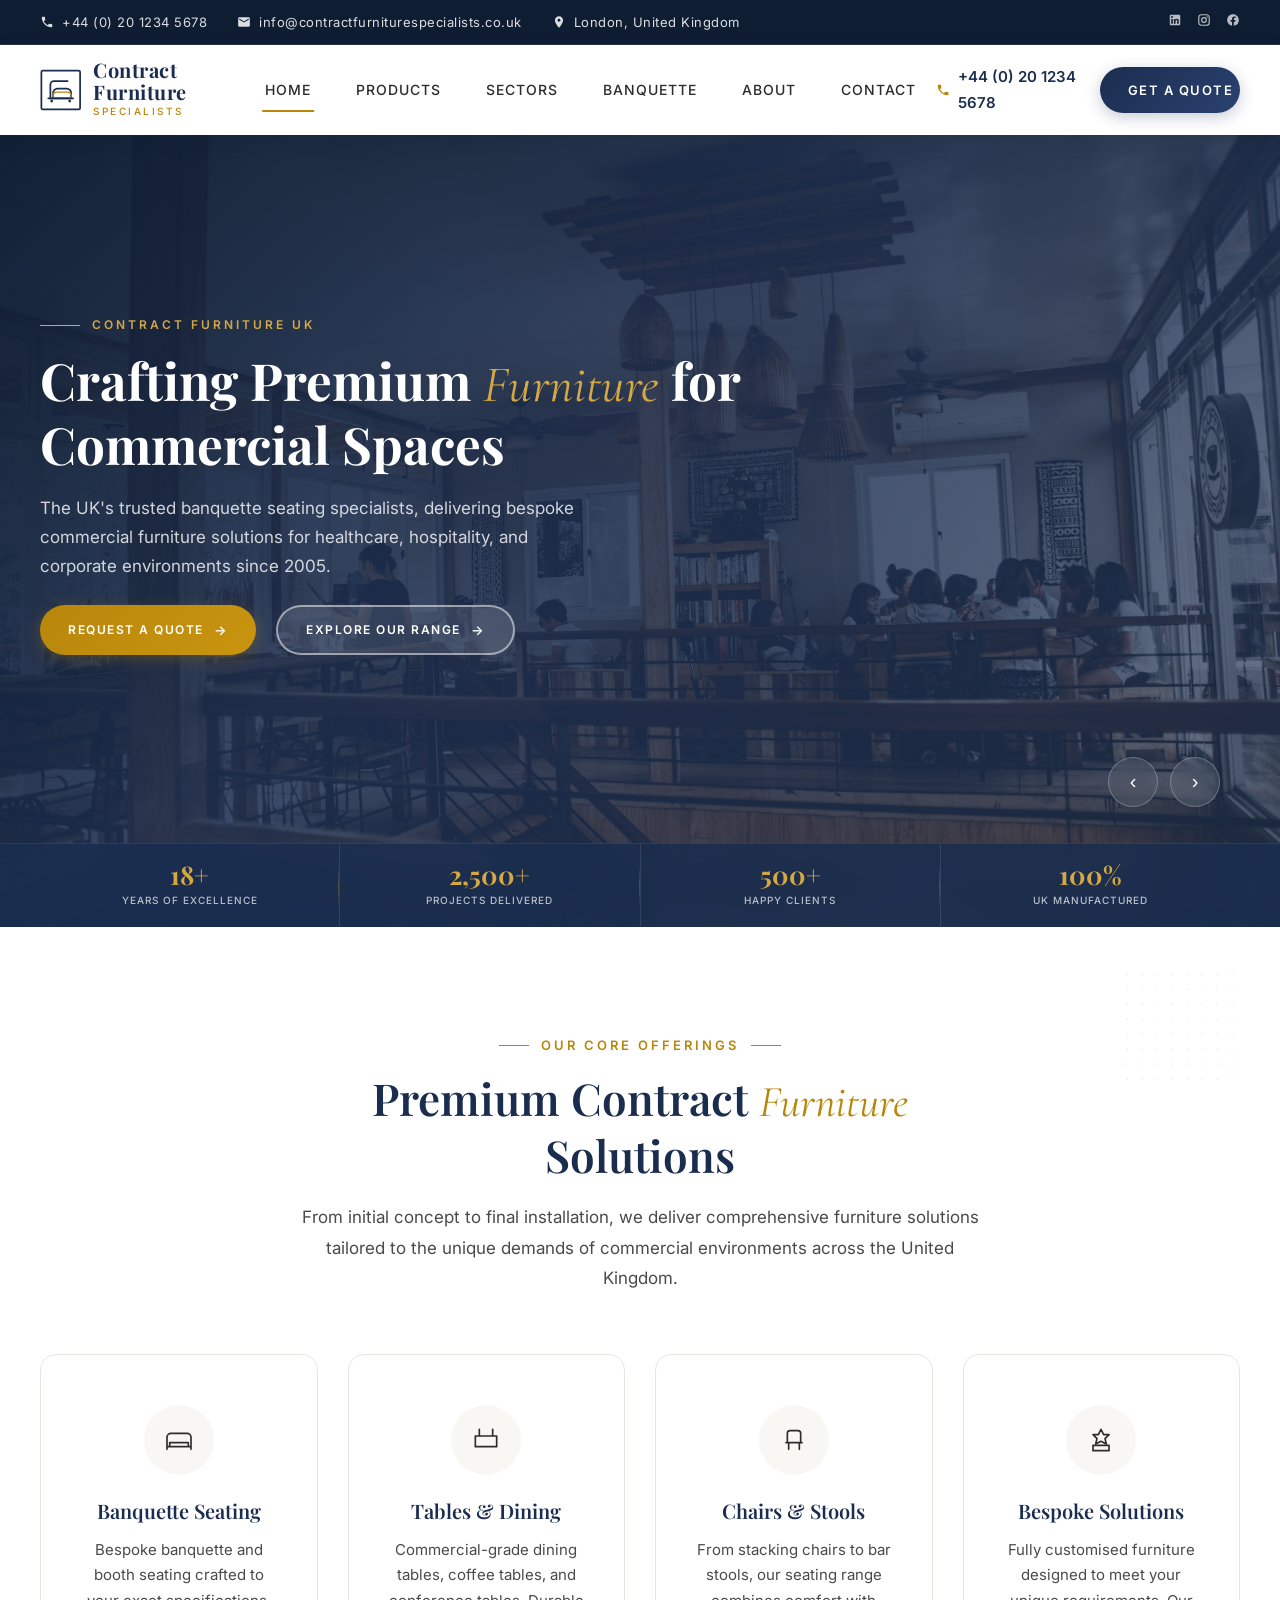
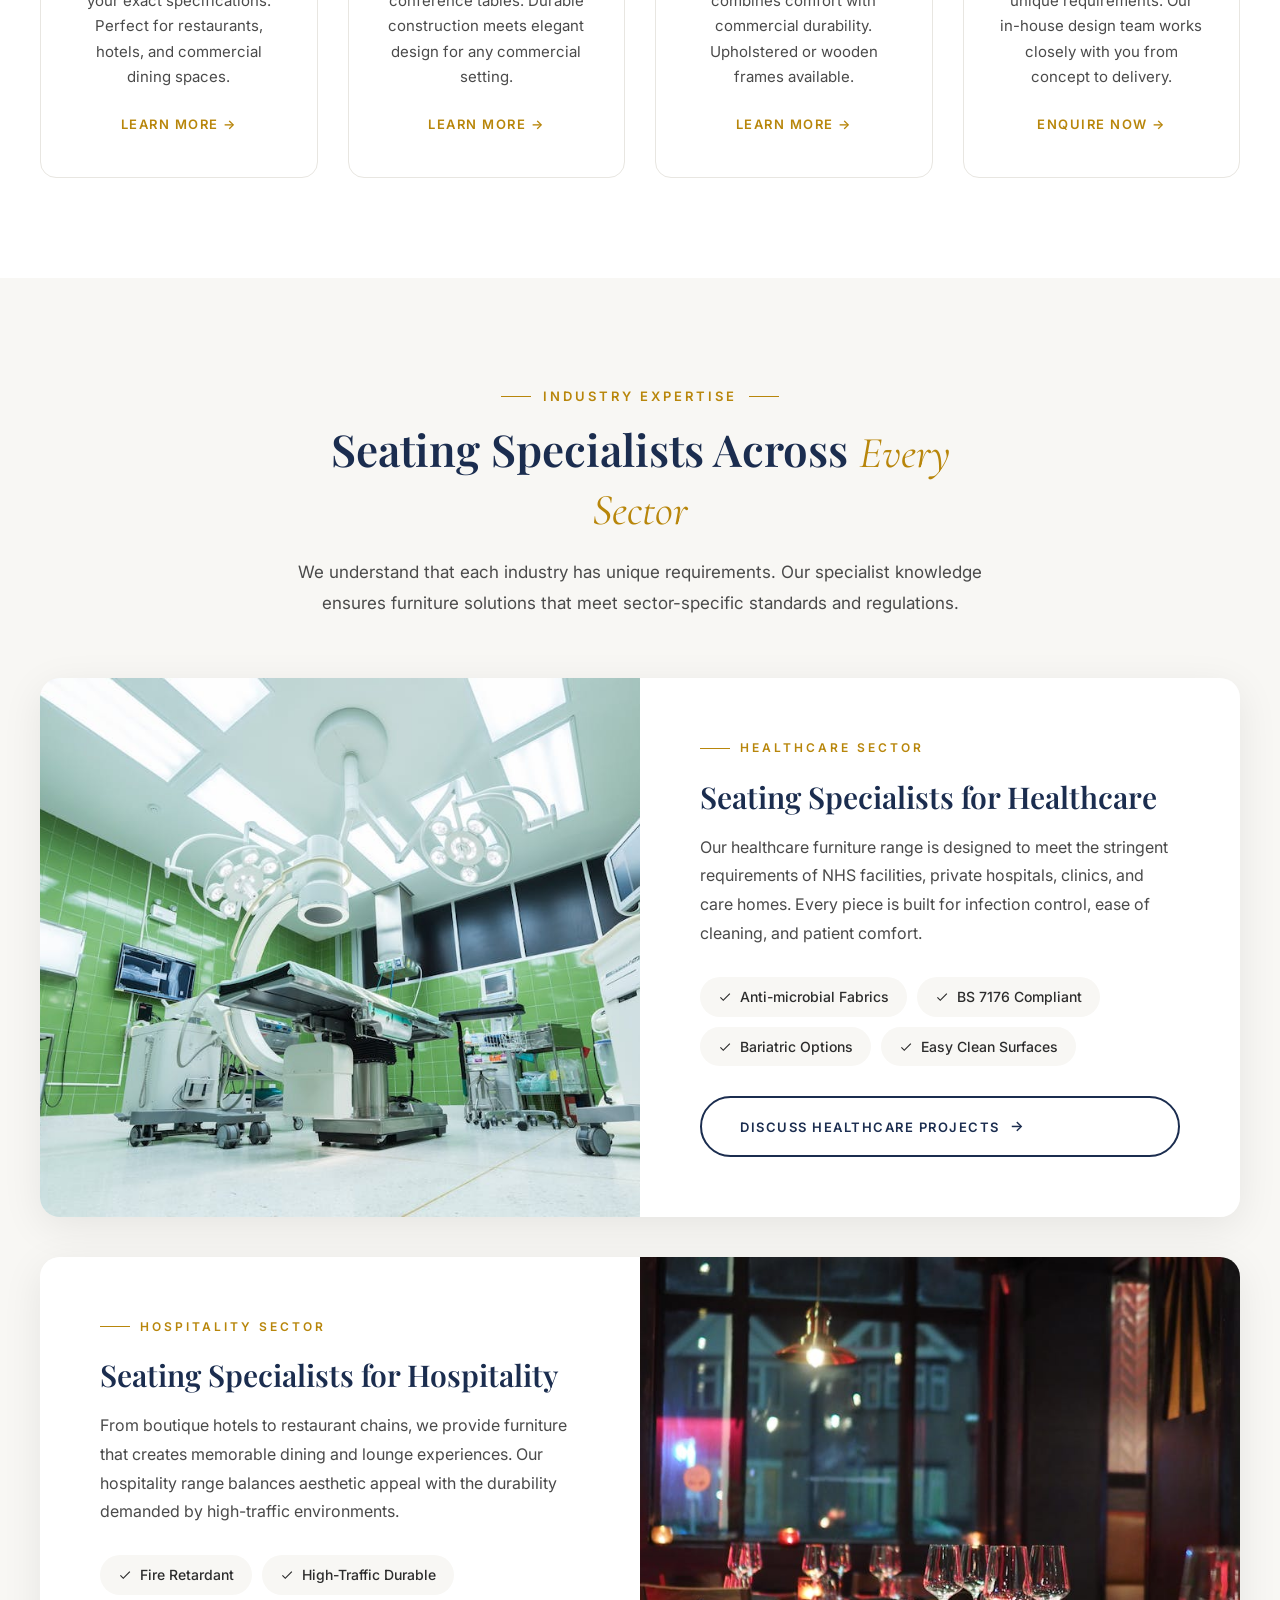
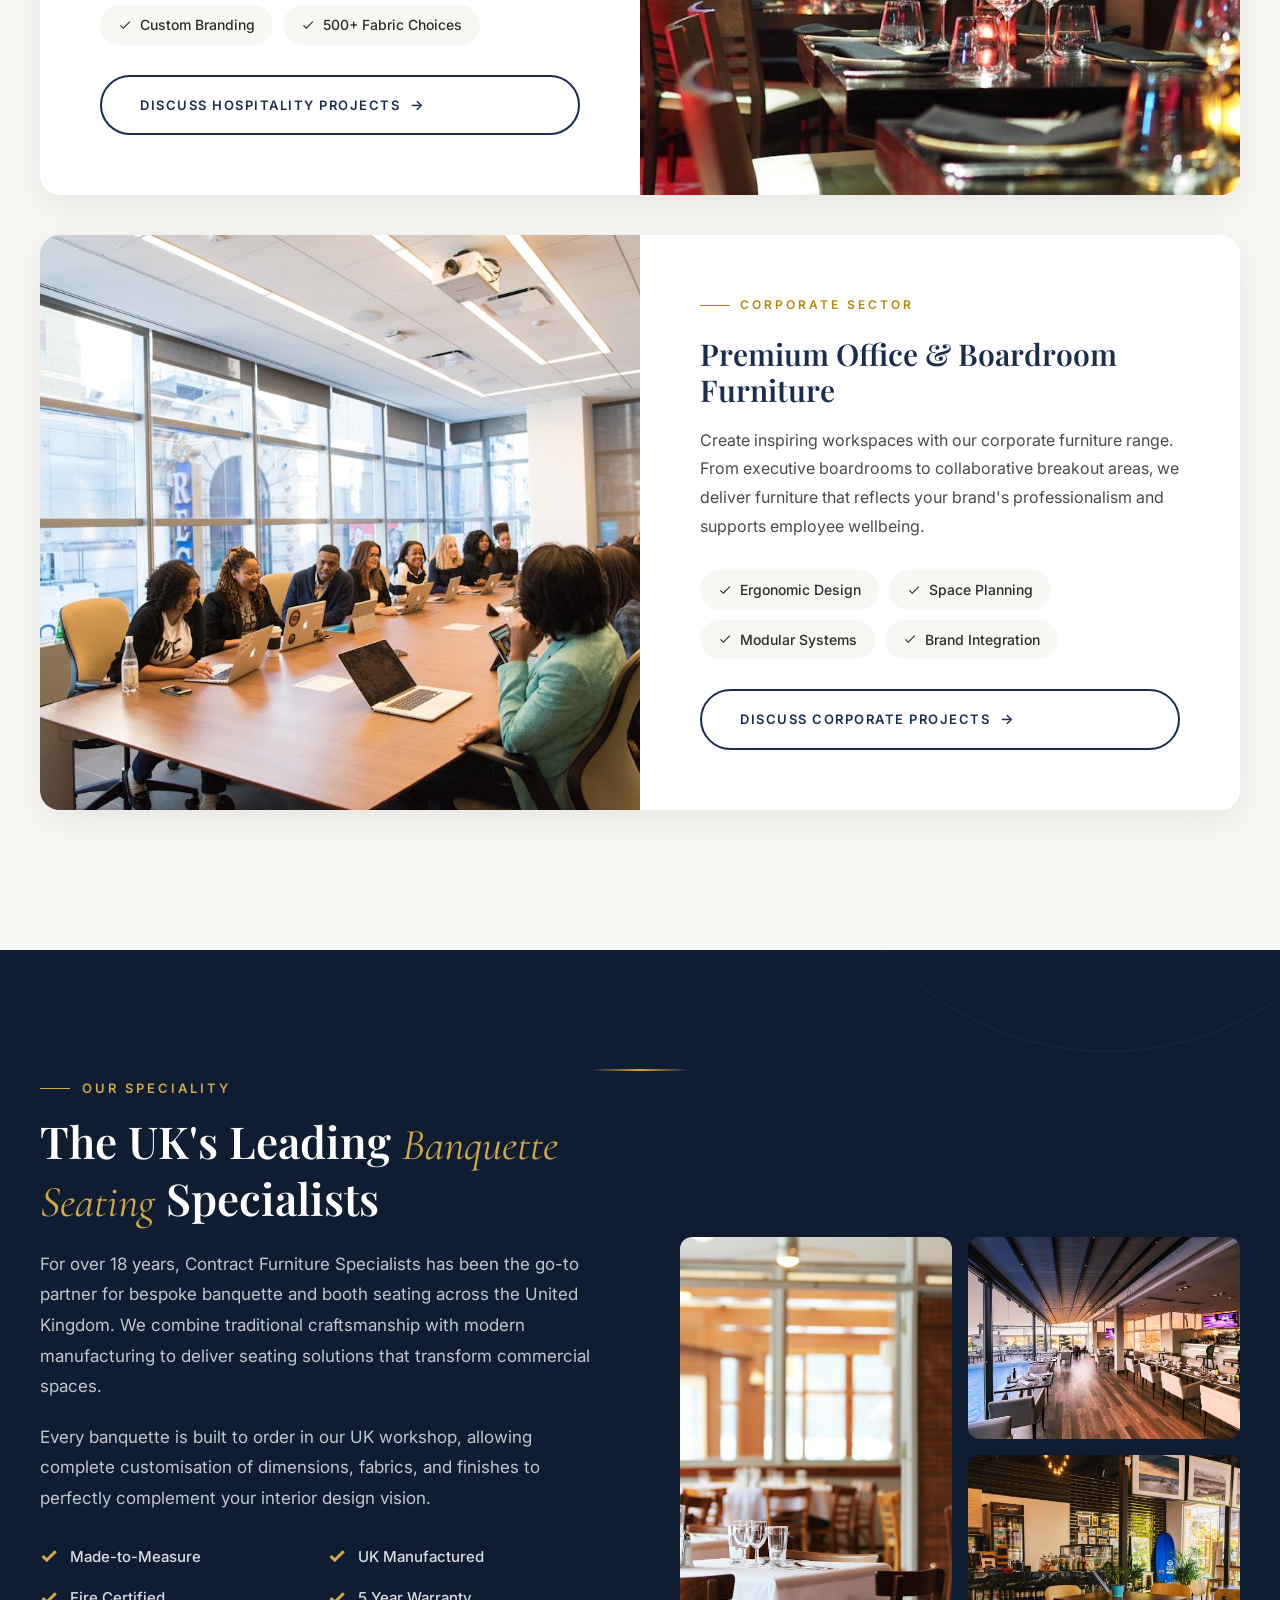
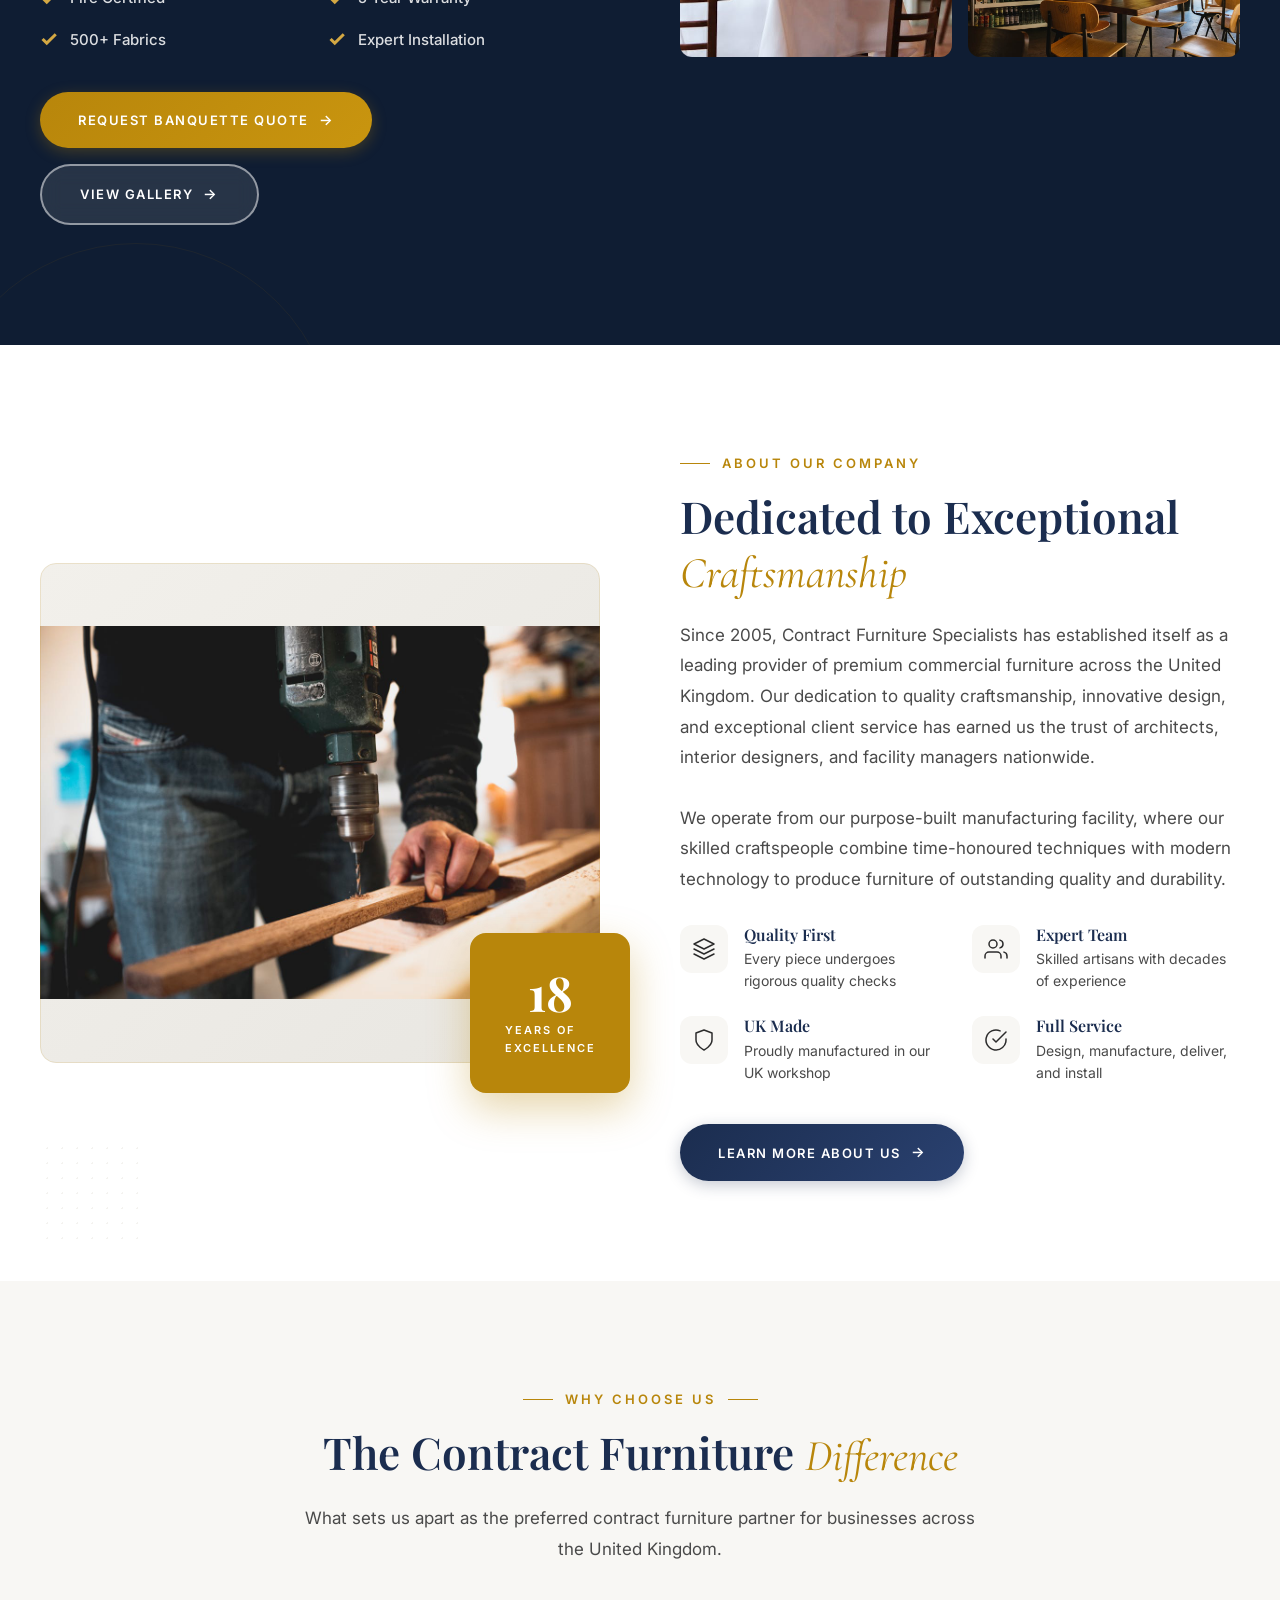
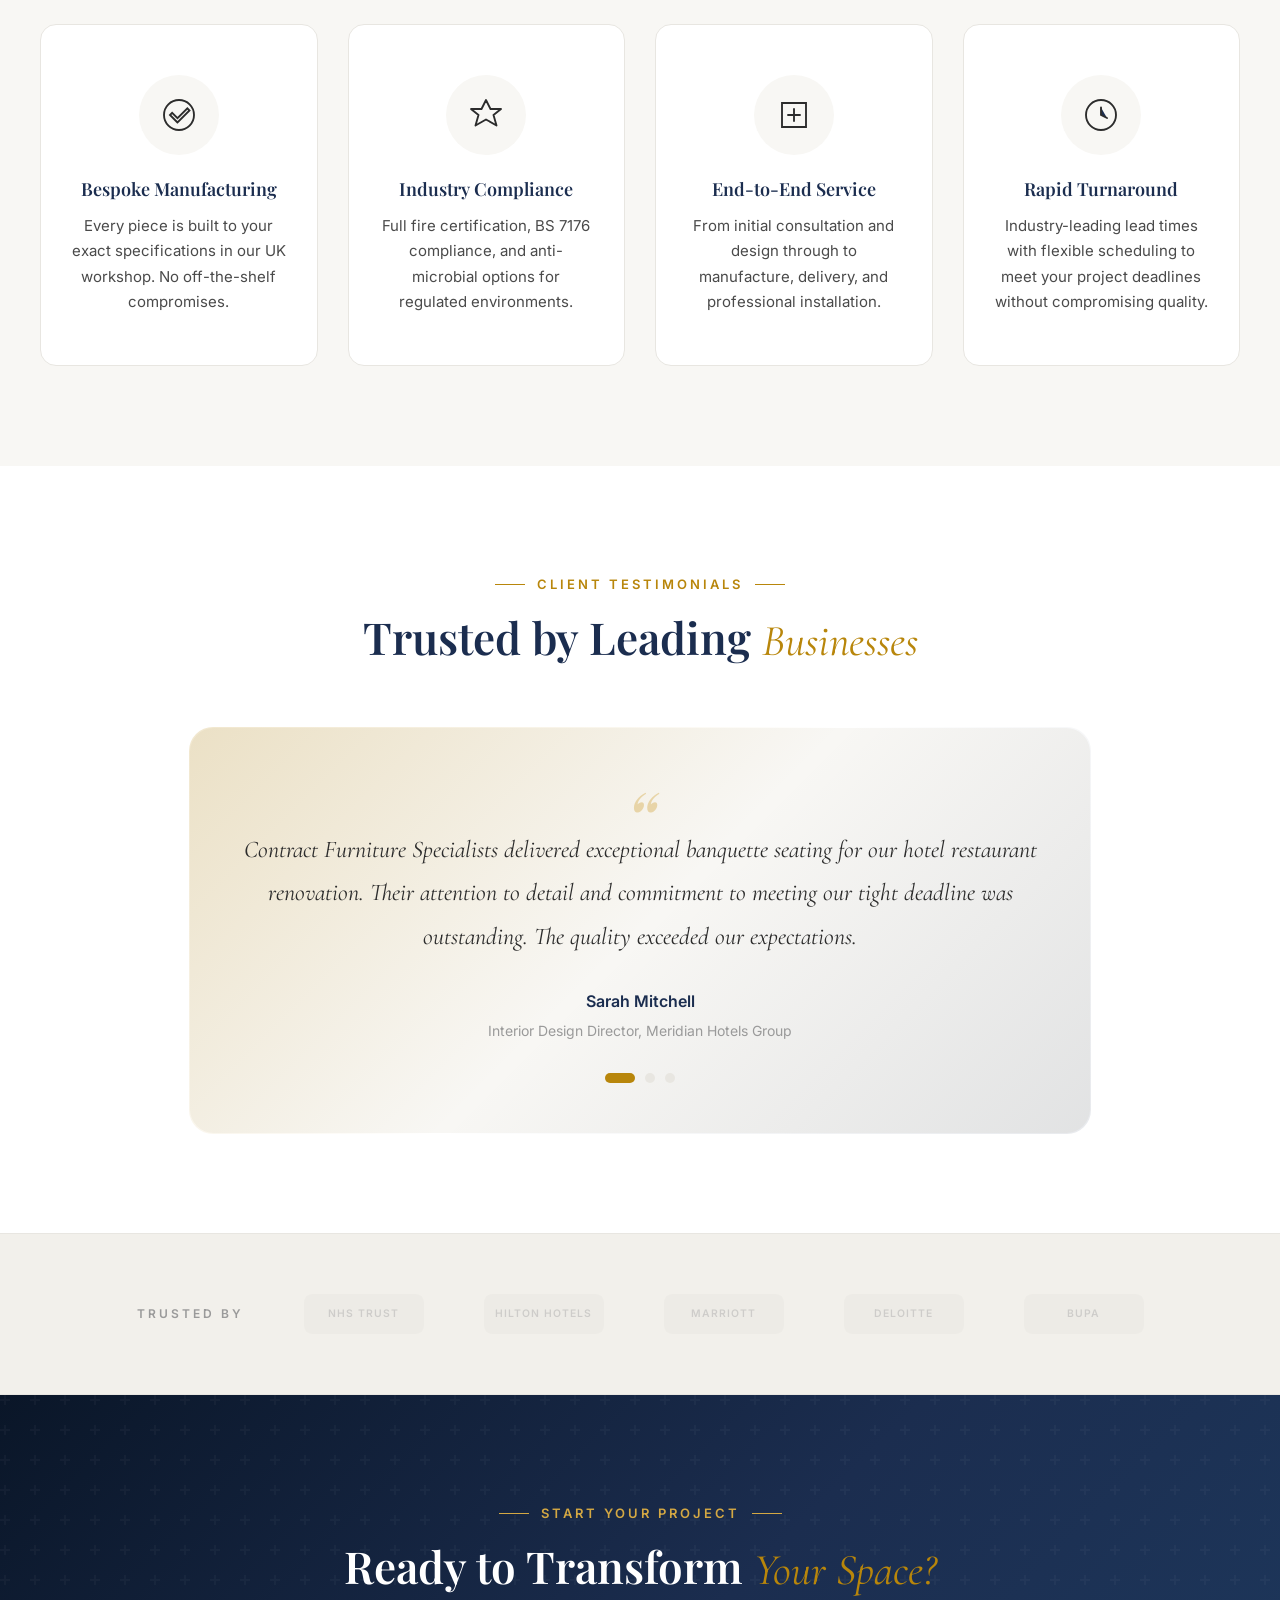
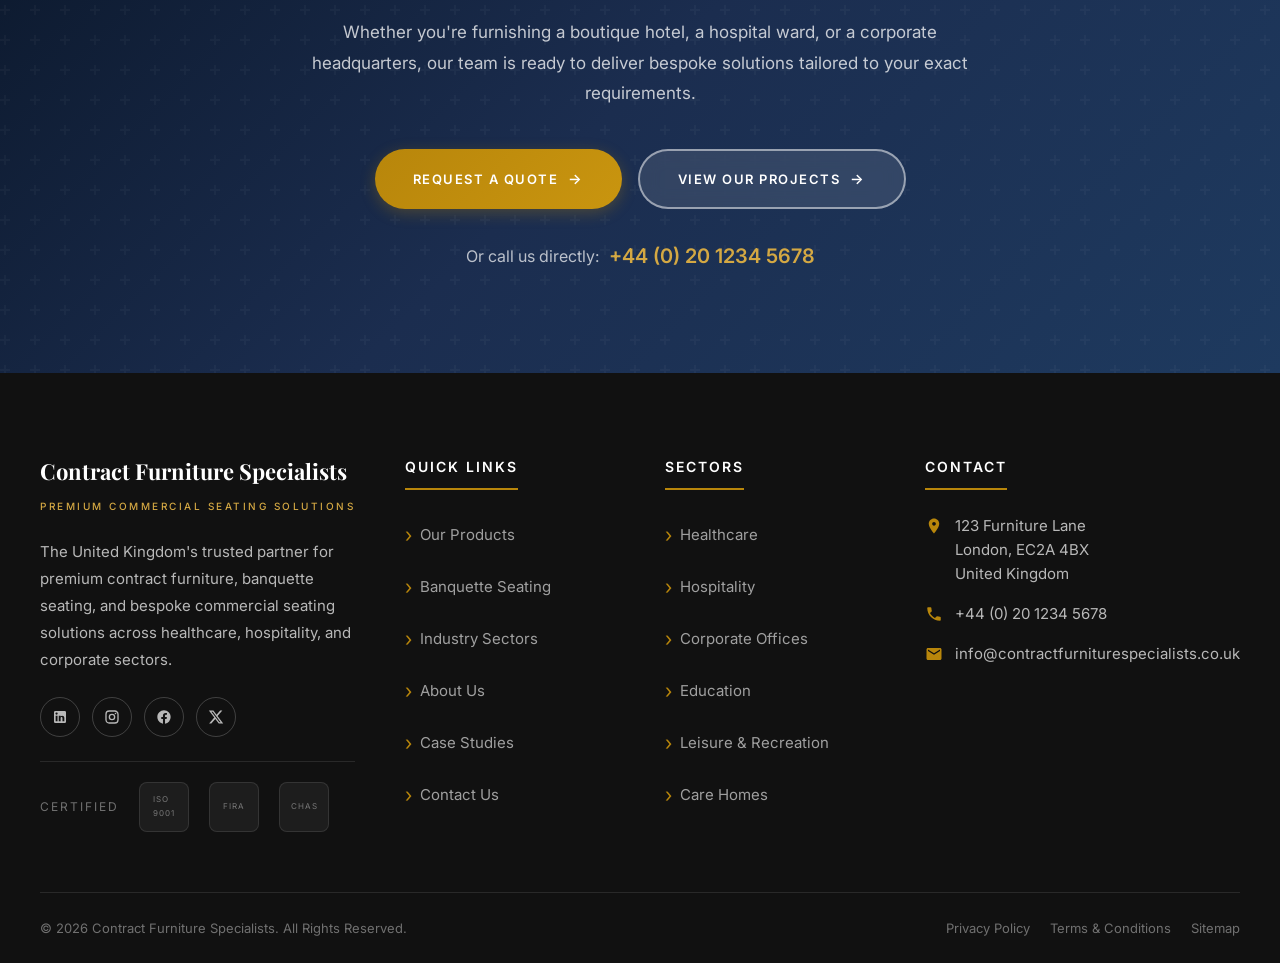
<file: preview.html>
<!DOCTYPE html>
<html lang="en">
<head>
    <meta charset="UTF-8">
    <meta name="viewport" content="width=device-width, initial-scale=1.0">
    <title>Contract Furniture Specialists | Premium Banquette Seating & Commercial Furniture UK</title>
    <meta name="description" content="Contract Furniture Specialists - UK's leading provider of banquette seating, healthcare furniture, hospitality seating, and bespoke commercial furniture solutions.">
    <link rel="preconnect" href="https://fonts.googleapis.com">
    <link rel="preconnect" href="https://fonts.gstatic.com" crossorigin>
    <link href="https://fonts.googleapis.com/css2?family=Cormorant+Garamond:ital,wght@0,400;0,600;1,400&family=Inter:wght@300;400;500;600;700&family=Playfair+Display:ital,wght@0,400;0,600;0,700;1,400&display=swap" rel="stylesheet">
    <style>
/*
Theme Name: Contract Furniture Specialists
Theme URI: https://contractfurniturespecialists.co.uk
Author: Contract Furniture Specialists
Author URI: https://contractfurniturespecialists.co.uk
Description: A premium B2B WordPress theme for Contract Furniture Specialists - UK's leading banquette seating and commercial furniture provider.
Version: 1.0.0
License: GNU General Public License v2 or later
License URI: http://www.gnu.org/licenses/gpl-2.0.html
Text Domain: cfs-theme
Tags: b2b, furniture, commercial, contract-furniture, banquette-seating
*/

/* ============================================
   CSS VARIABLES & RESET
   ============================================ */
:root {
    /* Primary Colors */
    --cfs-navy: #1B2D4F;
    --cfs-navy-dark: #0F1D33;
    --cfs-navy-light: #2A4170;

    /* Accent Colors */
    --cfs-copper: #B8860B;
    --cfs-copper-light: #D4A843;
    --cfs-copper-dark: #8B6914;

    /* Neutrals */
    --cfs-white: #FFFFFF;
    --cfs-off-white: #F8F7F4;
    --cfs-cream: #F2F0EB;
    --cfs-light-gray: #E8E6E1;
    --cfs-medium-gray: #9A9A9A;
    --cfs-dark-gray: #4A4A4A;
    --cfs-charcoal: #2C2C2C;
    --cfs-black: #111111;

    /* Typography */
    --cfs-font-heading: 'Playfair Display', Georgia, serif;
    --cfs-font-body: 'Inter', -apple-system, BlinkMacSystemFont, sans-serif;
    --cfs-font-accent: 'Cormorant Garamond', Georgia, serif;

    /* Spacing */
    --cfs-section-padding: 100px 0;
    --cfs-container-width: 1280px;
    --cfs-container-padding: 0 40px;

    /* Transitions */
    --cfs-transition: all 0.3s cubic-bezier(0.4, 0, 0.2, 1);
    --cfs-transition-slow: all 0.6s cubic-bezier(0.4, 0, 0.2, 1);
}

/* Reset */
*, *::before, *::after {
    margin: 0;
    padding: 0;
    box-sizing: border-box;
}

html {
    scroll-behavior: smooth;
    font-size: 16px;
}

body {
    font-family: var(--cfs-font-body);
    color: var(--cfs-charcoal);
    background-color: var(--cfs-white);
    line-height: 1.7;
    overflow-x: hidden;
    -webkit-font-smoothing: antialiased;
    -moz-osx-font-smoothing: grayscale;
}

img {
    max-width: 100%;
    height: auto;
    display: block;
}

a {
    text-decoration: none;
    color: inherit;
    transition: var(--cfs-transition);
}

ul, ol {
    list-style: none;
}

h1, h2, h3, h4, h5, h6 {
    font-family: var(--cfs-font-heading);
    font-weight: 600;
    line-height: 1.2;
    color: var(--cfs-navy);
}

.container {
    max-width: var(--cfs-container-width);
    margin: 0 auto;
    padding: var(--cfs-container-padding);
}

/* ============================================
   BUTTONS
   ============================================ */
.btn {
    display: inline-flex;
    align-items: center;
    gap: 10px;
    padding: 16px 38px;
    font-family: var(--cfs-font-body);
    font-size: 0.8125rem;
    font-weight: 600;
    letter-spacing: 1.5px;
    text-transform: uppercase;
    border: none;
    cursor: pointer;
    transition: var(--cfs-transition);
    position: relative;
    overflow: hidden;
    border-radius: 50px;
    white-space: nowrap;
}

.btn-primary {
    background: linear-gradient(135deg, var(--cfs-navy) 0%, var(--cfs-navy-light) 100%);
    color: var(--cfs-white);
    box-shadow: 0 4px 15px rgba(27, 45, 79, 0.25);
}

.btn-primary:hover {
    background: linear-gradient(135deg, var(--cfs-copper) 0%, var(--cfs-copper-dark) 100%);
    transform: translateY(-3px);
    box-shadow: 0 10px 30px rgba(27, 45, 79, 0.35);
}

.btn-secondary {
    background-color: rgba(255,255,255,0.1);
    color: var(--cfs-white);
    border: 2px solid rgba(255,255,255,0.5);
    backdrop-filter: blur(10px);
}

.btn-secondary:hover {
    background-color: var(--cfs-white);
    color: var(--cfs-navy);
    border-color: var(--cfs-white);
    transform: translateY(-3px);
    box-shadow: 0 10px 30px rgba(255,255,255,0.2);
}

.btn-copper {
    background: linear-gradient(135deg, var(--cfs-copper) 0%, #C9950F 100%);
    color: var(--cfs-white);
    box-shadow: 0 4px 15px rgba(184, 134, 11, 0.3);
}

.btn-copper:hover {
    background: linear-gradient(135deg, #C9950F 0%, var(--cfs-copper-dark) 100%);
    transform: translateY(-3px);
    box-shadow: 0 10px 30px rgba(184, 134, 11, 0.4);
}

.btn-outline {
    background-color: transparent;
    color: var(--cfs-navy);
    border: 2px solid var(--cfs-navy);
}

.btn-outline:hover {
    background: linear-gradient(135deg, var(--cfs-navy) 0%, var(--cfs-navy-light) 100%);
    color: var(--cfs-white);
    border-color: var(--cfs-navy);
    transform: translateY(-3px);
    box-shadow: 0 10px 30px rgba(27, 45, 79, 0.25);
}

.btn-arrow::after {
    content: '\2192';
    transition: transform 0.3s ease;
    font-size: 1.1em;
}

.btn-arrow:hover::after {
    transform: translateX(6px);
}

/* ============================================
   TOP BAR
   ============================================ */
.top-bar {
    background-color: var(--cfs-navy-dark);
    color: var(--cfs-white);
    padding: 10px 0;
    font-size: 0.8125rem;
    letter-spacing: 0.5px;
    border-bottom: 1px solid rgba(255,255,255,0.1);
}

.top-bar .container {
    display: flex;
    justify-content: space-between;
    align-items: center;
}

.top-bar-left {
    display: flex;
    align-items: center;
    gap: 30px;
}

.top-bar-left a,
.top-bar-left span {
    display: flex;
    align-items: center;
    gap: 8px;
    color: rgba(255,255,255,0.85);
}

.top-bar-left a:hover {
    color: var(--cfs-copper-light);
}

.top-bar-right {
    display: flex;
    align-items: center;
    gap: 20px;
}

.top-bar-right .social-links {
    display: flex;
    gap: 15px;
}

.top-bar-right .social-links a {
    color: rgba(255,255,255,0.7);
    font-size: 0.875rem;
}

.top-bar-right .social-links a:hover {
    color: var(--cfs-copper-light);
}

/* ============================================
   HEADER & NAVIGATION
   ============================================ */
.site-header {
    position: sticky;
    top: 0;
    z-index: 1000;
    background-color: var(--cfs-white);
    box-shadow: 0 2px 20px rgba(0,0,0,0.06);
    transition: var(--cfs-transition);
}

.site-header.scrolled {
    box-shadow: 0 4px 30px rgba(0,0,0,0.1);
}

.header-inner {
    display: flex;
    align-items: center;
    justify-content: space-between;
    padding: 0 40px;
    height: 90px;
    max-width: 1400px;
    margin: 0 auto;
}

.site-logo {
    display: flex;
    align-items: center;
    gap: 12px;
    z-index: 1001;
}

.site-logo svg {
    height: 50px;
    width: auto;
}

.site-logo .logo-text {
    display: flex;
    flex-direction: column;
}

.site-logo .logo-text .brand-name {
    font-family: var(--cfs-font-heading);
    font-size: 1.25rem;
    font-weight: 700;
    color: var(--cfs-navy);
    line-height: 1.1;
    letter-spacing: 0.5px;
}

.site-logo .logo-text .brand-tagline {
    font-family: var(--cfs-font-body);
    font-size: 0.625rem;
    color: var(--cfs-copper);
    text-transform: uppercase;
    letter-spacing: 2.5px;
    font-weight: 500;
}

.main-nav {
    display: flex;
    align-items: center;
    gap: 5px;
}

.main-nav a {
    padding: 10px 20px;
    font-size: 0.875rem;
    font-weight: 500;
    color: var(--cfs-charcoal);
    text-transform: uppercase;
    letter-spacing: 1px;
    position: relative;
}

.main-nav a::after {
    content: '';
    position: absolute;
    bottom: 0;
    left: 50%;
    transform: translateX(-50%);
    width: 0;
    height: 2px;
    background-color: var(--cfs-copper);
    transition: width 0.3s ease;
}

.main-nav a:hover::after,
.main-nav a.active::after {
    width: 60%;
}

.main-nav a:hover {
    color: var(--cfs-navy);
}

.header-cta {
    display: flex;
    align-items: center;
    gap: 15px;
}

.header-cta .btn {
    padding: 12px 28px;
    font-size: 0.8125rem;
}

.header-cta .phone-link {
    display: flex;
    align-items: center;
    gap: 8px;
    font-weight: 600;
    color: var(--cfs-navy);
    font-size: 0.9375rem;
}

/* Mobile Menu Toggle */
.menu-toggle {
    display: none;
    flex-direction: column;
    gap: 6px;
    cursor: pointer;
    padding: 10px;
    z-index: 1001;
    background: none;
    border: none;
}

.menu-toggle span {
    display: block;
    width: 28px;
    height: 2px;
    background-color: var(--cfs-navy);
    transition: var(--cfs-transition);
}

.menu-toggle.active span:nth-child(1) {
    transform: rotate(45deg) translate(6px, 6px);
}

.menu-toggle.active span:nth-child(2) {
    opacity: 0;
}

.menu-toggle.active span:nth-child(3) {
    transform: rotate(-45deg) translate(6px, -6px);
}

/* ============================================
   HERO SECTION
   ============================================ */
.hero-section {
    position: relative;
    height: 92vh;
    min-height: 650px;
    max-height: 950px;
    overflow: hidden;
    background-color: var(--cfs-navy-dark);
}

.hero-slider {
    position: absolute;
    inset: 0;
    z-index: 1;
}

.hero-slide {
    position: absolute;
    inset: 0;
    opacity: 0;
    transition: opacity 1.2s ease;
    background-size: cover;
    background-position: center;
}

.hero-slide.active {
    opacity: 1;
}

.hero-slide::after {
    content: '';
    position: absolute;
    inset: 0;
    background: linear-gradient(
        135deg,
        rgba(15, 29, 51, 0.85) 0%,
        rgba(27, 45, 79, 0.65) 40%,
        rgba(27, 45, 79, 0.4) 100%
    );
}

.hero-content {
    position: relative;
    z-index: 2;
    height: 100%;
    display: flex;
    align-items: center;
    padding: 0 40px;
    padding-bottom: 120px; /* space for stats bar */
    max-width: 1400px;
    margin: 0 auto;
}

.hero-text {
    max-width: 700px;
}

.hero-label {
    display: inline-flex;
    align-items: center;
    gap: 12px;
    color: var(--cfs-copper-light);
    font-size: 0.8125rem;
    font-weight: 600;
    text-transform: uppercase;
    letter-spacing: 3px;
    margin-bottom: 24px;
    opacity: 0;
    transform: translateY(20px);
    animation: fadeInUp 0.8s ease 0.3s forwards;
}

.hero-label::before {
    content: '';
    display: block;
    width: 40px;
    height: 1px;
    background-color: var(--cfs-copper-light);
}

.hero-title {
    font-family: var(--cfs-font-heading);
    font-size: clamp(1.75rem, 4vw, 3.5rem);
    font-weight: 700;
    color: var(--cfs-white);
    line-height: 1.15;
    margin-bottom: 20px;
    opacity: 0;
    transform: translateY(30px);
    animation: fadeInUp 0.8s ease 0.5s forwards;
}

.hero-title span {
    color: var(--cfs-copper-light);
    font-style: italic;
    font-family: var(--cfs-font-accent);
    font-weight: 400;
}

.hero-description {
    font-size: clamp(0.875rem, 1.5vw, 1.0625rem);
    color: rgba(255,255,255,0.8);
    line-height: 1.7;
    margin-bottom: 30px;
    max-width: 540px;
    opacity: 0;
    transform: translateY(30px);
    animation: fadeInUp 0.8s ease 0.7s forwards;
}

.hero-buttons {
    display: flex;
    gap: 20px;
    flex-wrap: wrap;
    opacity: 0;
    transform: translateY(30px);
    animation: fadeInUp 0.8s ease 0.9s forwards;
}

.hero-buttons .btn {
    padding: 14px 32px;
    font-size: 0.8125rem;
}

.hero-stats {
    position: absolute;
    bottom: 0;
    left: 0;
    right: 0;
    z-index: 3;
    background: rgba(27, 45, 79, 0.9);
    backdrop-filter: blur(10px);
    border-top: 1px solid rgba(255,255,255,0.1);
}

.hero-stats .container {
    display: flex;
    justify-content: center;
    gap: 0;
}

.stat-item {
    flex: 1;
    text-align: center;
    padding: 22px 15px;
    border-right: 1px solid rgba(255,255,255,0.1);
}

.stat-item:last-child {
    border-right: none;
}

.stat-number {
    font-family: var(--cfs-font-heading);
    font-size: clamp(1.5rem, 2.5vw, 2rem);
    font-weight: 700;
    color: var(--cfs-copper-light);
    line-height: 1;
    margin-bottom: 4px;
}

.stat-label {
    font-size: clamp(0.6rem, 1vw, 0.75rem);
    color: rgba(255,255,255,0.7);
    text-transform: uppercase;
    letter-spacing: 1.5px;
    font-weight: 500;
}

/* Hero Slider Navigation */
.hero-nav {
    position: absolute;
    bottom: 120px;
    right: 60px;
    z-index: 4;
    display: flex;
    gap: 12px;
}

.hero-nav button {
    width: 50px;
    height: 50px;
    background: rgba(255,255,255,0.08);
    border: 1px solid rgba(255,255,255,0.25);
    color: var(--cfs-white);
    font-size: 1.25rem;
    cursor: pointer;
    transition: var(--cfs-transition);
    display: flex;
    align-items: center;
    justify-content: center;
    border-radius: 50%;
    backdrop-filter: blur(10px);
}

.hero-nav button:hover {
    background: var(--cfs-copper);
    border-color: var(--cfs-copper);
    transform: scale(1.1);
    box-shadow: 0 5px 20px rgba(184, 134, 11, 0.4);
}

/* ============================================
   SECTION COMMON STYLES
   ============================================ */
.section-header {
    text-align: center;
    max-width: 700px;
    margin: 0 auto 60px;
}

.section-label {
    display: inline-flex;
    align-items: center;
    gap: 12px;
    color: var(--cfs-copper);
    font-size: 0.8125rem;
    font-weight: 600;
    text-transform: uppercase;
    letter-spacing: 3px;
    margin-bottom: 16px;
}

.section-label::before,
.section-label::after {
    content: '';
    display: block;
    width: 30px;
    height: 1px;
    background-color: var(--cfs-copper);
}

.section-title {
    font-size: clamp(2rem, 3.5vw, 2.75rem);
    margin-bottom: 20px;
    color: var(--cfs-navy);
}

.section-title span {
    color: var(--cfs-copper);
    font-family: var(--cfs-font-accent);
    font-style: italic;
    font-weight: 400;
}

.section-description {
    font-size: 1.0625rem;
    color: var(--cfs-dark-gray);
    line-height: 1.8;
}

/* ============================================
   SERVICES / CORE OFFERINGS
   ============================================ */
.services-section {
    padding: var(--cfs-section-padding);
    background-color: var(--cfs-white);
}

.services-grid {
    display: grid;
    grid-template-columns: repeat(4, 1fr);
    gap: 30px;
}

.service-card {
    position: relative;
    padding: 50px 35px 40px;
    background: var(--cfs-white);
    border: 1px solid var(--cfs-light-gray);
    border-radius: 16px;
    transition: var(--cfs-transition-slow);
    text-align: center;
    overflow: hidden;
}

.service-card::before {
    content: '';
    position: absolute;
    top: 0;
    left: 0;
    right: 0;
    height: 4px;
    background: linear-gradient(90deg, var(--cfs-copper), var(--cfs-copper-light));
    border-radius: 16px 16px 0 0;
    transform: scaleX(0);
    transition: transform 0.5s ease;
}

.service-card:hover::before {
    transform: scaleX(1);
}

.service-card:hover {
    transform: translateY(-10px);
    box-shadow: 0 25px 60px rgba(27, 45, 79, 0.12), 0 0 0 1px rgba(184, 134, 11, 0.1);
    border-color: transparent;
}

.service-icon {
    width: 70px;
    height: 70px;
    margin: 0 auto 24px;
    display: flex;
    align-items: center;
    justify-content: center;
    background: var(--cfs-off-white);
    border-radius: 50%;
    transition: var(--cfs-transition);
}

.service-card:hover .service-icon {
    background: var(--cfs-navy);
}

.service-icon svg {
    width: 32px;
    height: 32px;
    fill: var(--cfs-navy);
    transition: var(--cfs-transition);
}

.service-card:hover .service-icon svg {
    fill: var(--cfs-copper-light);
}

.service-card h3 {
    font-size: 1.25rem;
    margin-bottom: 14px;
    font-weight: 600;
}

.service-card p {
    font-size: 0.9375rem;
    color: var(--cfs-dark-gray);
    line-height: 1.7;
    margin-bottom: 20px;
}

.service-link {
    font-size: 0.8125rem;
    font-weight: 600;
    color: var(--cfs-copper);
    text-transform: uppercase;
    letter-spacing: 1.5px;
    display: inline-flex;
    align-items: center;
    gap: 8px;
}

.service-link:hover {
    color: var(--cfs-navy);
    gap: 14px;
}

/* ============================================
   INDUSTRY SECTIONS
   ============================================ */
.industries-section {
    padding: var(--cfs-section-padding);
    background-color: var(--cfs-off-white);
}

.industry-showcase {
    display: grid;
    grid-template-columns: 1fr 1fr;
    gap: 0;
    margin-bottom: 40px;
    overflow: hidden;
    box-shadow: 0 10px 40px rgba(0,0,0,0.08);
    border-radius: 20px;
}

.industry-showcase.reverse {
    direction: rtl;
}

.industry-showcase.reverse > * {
    direction: ltr;
}

.industry-image {
    position: relative;
    min-height: 450px;
    overflow: hidden;
    background-color: var(--cfs-navy);
}

.industry-image img {
    width: 100%;
    height: 100%;
    object-fit: cover;
    transition: transform 0.8s ease;
}

.industry-showcase:hover .industry-image img {
    transform: scale(1.05);
}

.industry-image .image-placeholder {
    width: 100%;
    height: 100%;
    background: linear-gradient(135deg, var(--cfs-navy) 0%, var(--cfs-navy-light) 100%);
    display: flex;
    flex-direction: column;
    align-items: center;
    justify-content: center;
    color: rgba(255,255,255,0.3);
    font-size: 4rem;
}

.industry-image .image-placeholder span {
    font-size: 0.875rem;
    text-transform: uppercase;
    letter-spacing: 3px;
    margin-top: 15px;
    color: rgba(255,255,255,0.4);
}

.industry-content {
    display: flex;
    flex-direction: column;
    justify-content: center;
    padding: 60px 60px;
    background: var(--cfs-white);
}

.industry-tag {
    display: inline-flex;
    align-items: center;
    gap: 10px;
    color: var(--cfs-copper);
    font-size: 0.75rem;
    font-weight: 600;
    text-transform: uppercase;
    letter-spacing: 3px;
    margin-bottom: 20px;
}

.industry-tag::before {
    content: '';
    width: 30px;
    height: 1px;
    background: var(--cfs-copper);
}

.industry-content h3 {
    font-size: 1.875rem;
    margin-bottom: 18px;
}

.industry-content p {
    font-size: 1rem;
    color: var(--cfs-dark-gray);
    line-height: 1.8;
    margin-bottom: 14px;
}

.industry-features {
    display: flex;
    flex-wrap: wrap;
    gap: 10px;
    margin: 15px 0 30px;
}

.industry-features li {
    display: flex;
    align-items: center;
    gap: 8px;
    font-size: 0.875rem;
    color: var(--cfs-charcoal);
    padding: 8px 18px;
    background: var(--cfs-off-white);
    font-weight: 500;
    border-radius: 50px;
    transition: var(--cfs-transition);
}

.industry-features li:hover {
    background: var(--cfs-navy);
    color: var(--cfs-white);
    transform: translateY(-2px);
}

.industry-features li:hover svg {
    fill: var(--cfs-copper-light);
}

.industry-features li svg {
    width: 14px;
    height: 14px;
    fill: var(--cfs-copper);
    flex-shrink: 0;
}

/* ============================================
   BANQUETTE SEATING SECTION
   ============================================ */
.banquette-section {
    padding: 120px 0;
    background: var(--cfs-navy-dark);
    position: relative;
    overflow: hidden;
}

.banquette-section::before {
    content: '';
    position: absolute;
    top: -50%;
    right: -10%;
    width: 600px;
    height: 600px;
    border: 1px solid rgba(184, 134, 11, 0.1);
    border-radius: 50%;
}

.banquette-section::after {
    content: '';
    position: absolute;
    bottom: -30%;
    left: -5%;
    width: 400px;
    height: 400px;
    border: 1px solid rgba(184, 134, 11, 0.08);
    border-radius: 50%;
}

.banquette-inner {
    display: grid;
    grid-template-columns: 1fr 1fr;
    gap: 80px;
    align-items: center;
    position: relative;
    z-index: 1;
}

.banquette-content .section-label {
    justify-content: flex-start;
    color: var(--cfs-copper-light);
}

.banquette-content .section-label::before {
    background: var(--cfs-copper-light);
}

.banquette-content .section-label::after {
    display: none;
}

.banquette-content .section-title {
    color: var(--cfs-white);
    text-align: left;
}

.banquette-content .section-title span {
    color: var(--cfs-copper-light);
}

.banquette-content p {
    color: rgba(255,255,255,0.75);
    font-size: 1.0625rem;
    line-height: 1.8;
    margin-bottom: 20px;
}

.banquette-features-list {
    display: grid;
    grid-template-columns: 1fr 1fr;
    gap: 16px;
    margin: 30px 0 40px;
}

.banquette-features-list li {
    display: flex;
    align-items: center;
    gap: 12px;
    color: rgba(255,255,255,0.85);
    font-size: 0.9375rem;
    font-weight: 500;
}

.banquette-features-list li svg {
    width: 18px;
    height: 18px;
    flex-shrink: 0;
}

.banquette-gallery {
    display: grid;
    grid-template-columns: 1fr 1fr;
    grid-template-rows: 1fr 1fr;
    gap: 16px;
    position: relative;
}

.banquette-gallery .gallery-item {
    overflow: hidden;
    position: relative;
    background: var(--cfs-navy);
    min-height: 200px;
}

.banquette-gallery .gallery-item:first-child {
    grid-row: span 2;
    min-height: 420px;
}

.banquette-gallery .gallery-item .image-placeholder {
    width: 100%;
    height: 100%;
    background: linear-gradient(135deg, var(--cfs-navy-light) 0%, var(--cfs-navy) 100%);
    display: flex;
    flex-direction: column;
    align-items: center;
    justify-content: center;
    color: rgba(255,255,255,0.2);
    font-size: 2.5rem;
    transition: var(--cfs-transition);
}

.banquette-gallery .gallery-item:hover .image-placeholder {
    background: linear-gradient(135deg, var(--cfs-copper-dark) 0%, var(--cfs-navy) 100%);
}

.banquette-gallery .gallery-item .image-placeholder span {
    font-size: 0.75rem;
    text-transform: uppercase;
    letter-spacing: 2px;
    margin-top: 10px;
    color: rgba(255,255,255,0.3);
}

/* ============================================
   ABOUT SECTION
   ============================================ */
.about-section {
    padding: var(--cfs-section-padding);
    background: var(--cfs-white);
}

.about-grid {
    display: grid;
    grid-template-columns: 1fr 1fr;
    gap: 80px;
    align-items: center;
}

.about-image {
    position: relative;
}

.about-image .main-image {
    width: 100%;
    min-height: 500px;
    background: linear-gradient(135deg, var(--cfs-cream) 0%, var(--cfs-light-gray) 100%);
    display: flex;
    align-items: center;
    justify-content: center;
    color: var(--cfs-medium-gray);
    font-size: 3rem;
}

.about-image .main-image span {
    font-size: 0.875rem;
    text-transform: uppercase;
    letter-spacing: 3px;
    margin-top: 15px;
    display: block;
    text-align: center;
}

.about-image .experience-badge {
    position: absolute;
    bottom: -30px;
    right: -30px;
    width: 160px;
    height: 160px;
    background: var(--cfs-copper);
    display: flex;
    flex-direction: column;
    align-items: center;
    justify-content: center;
    color: var(--cfs-white);
    box-shadow: 0 15px 40px rgba(184, 134, 11, 0.3);
}

.experience-badge .years {
    font-family: var(--cfs-font-heading);
    font-size: 3rem;
    font-weight: 700;
    line-height: 1;
}

.experience-badge .label {
    font-size: 0.6875rem;
    text-transform: uppercase;
    letter-spacing: 2px;
    margin-top: 5px;
    font-weight: 600;
}

.about-content .section-label {
    justify-content: flex-start;
}

.about-content .section-label::after {
    display: none;
}

.about-content .section-title {
    text-align: left;
}

.about-content .section-description {
    margin-bottom: 30px;
}

.about-values {
    display: grid;
    grid-template-columns: 1fr 1fr;
    gap: 24px;
    margin-bottom: 40px;
}

.about-value {
    display: flex;
    gap: 16px;
    align-items: flex-start;
}

.about-value .value-icon {
    width: 48px;
    height: 48px;
    background: var(--cfs-off-white);
    display: flex;
    align-items: center;
    justify-content: center;
    flex-shrink: 0;
}

.about-value .value-icon svg {
    width: 24px;
    height: 24px;
    fill: var(--cfs-copper);
}

.about-value h4 {
    font-size: 1rem;
    margin-bottom: 4px;
    font-weight: 600;
}

.about-value p {
    font-size: 0.875rem;
    color: var(--cfs-dark-gray);
    line-height: 1.6;
}

/* ============================================
   WHY CHOOSE US
   ============================================ */
.why-section {
    padding: var(--cfs-section-padding);
    background: var(--cfs-off-white);
}

.why-grid {
    display: grid;
    grid-template-columns: repeat(4, 1fr);
    gap: 30px;
}

.why-card {
    text-align: center;
    padding: 50px 30px;
    background: var(--cfs-white);
    border: 1px solid var(--cfs-light-gray);
    border-radius: 16px;
    transition: var(--cfs-transition-slow);
    position: relative;
}

.why-card::after {
    content: '';
    position: absolute;
    bottom: 0;
    left: 0;
    right: 0;
    height: 4px;
    background: linear-gradient(90deg, var(--cfs-copper), var(--cfs-copper-light));
    border-radius: 0 0 16px 16px;
    transform: scaleX(0);
    transition: transform 0.5s ease;
}

.why-card:hover::after {
    transform: scaleX(1);
}

.why-card:hover {
    transform: translateY(-8px);
    box-shadow: 0 20px 50px rgba(0,0,0,0.1), 0 0 0 1px rgba(184, 134, 11, 0.1);
}

.why-icon {
    width: 80px;
    height: 80px;
    margin: 0 auto 24px;
    display: flex;
    align-items: center;
    justify-content: center;
    background: var(--cfs-off-white);
    border-radius: 50%;
    transition: var(--cfs-transition);
}

.why-card:hover .why-icon {
    background: var(--cfs-navy);
}

.why-icon svg {
    width: 36px;
    height: 36px;
    fill: var(--cfs-navy);
    transition: var(--cfs-transition);
}

.why-card:hover .why-icon svg {
    fill: var(--cfs-copper-light);
}

.why-card h3 {
    font-size: 1.125rem;
    margin-bottom: 12px;
    font-weight: 600;
}

.why-card p {
    font-size: 0.9375rem;
    color: var(--cfs-dark-gray);
    line-height: 1.7;
}

/* ============================================
   TESTIMONIALS
   ============================================ */
.testimonials-section {
    padding: var(--cfs-section-padding);
    background: var(--cfs-white);
}

.testimonials-slider {
    max-width: 900px;
    margin: 0 auto;
    text-align: center;
    position: relative;
}

.testimonial-item {
    display: none;
}

.testimonial-item.active {
    display: block;
}

.testimonial-quote {
    font-family: var(--cfs-font-accent);
    font-size: 1.5rem;
    font-style: italic;
    color: var(--cfs-charcoal);
    line-height: 1.8;
    margin-bottom: 30px;
    position: relative;
    padding-top: 40px;
}

.testimonial-quote::before {
    content: '\201C';
    position: absolute;
    top: -10px;
    left: 50%;
    transform: translateX(-50%);
    font-family: var(--cfs-font-heading);
    font-size: 5rem;
    color: var(--cfs-copper-light);
    line-height: 1;
    opacity: 0.4;
}

.testimonial-author {
    font-weight: 600;
    font-size: 1rem;
    color: var(--cfs-navy);
}

.testimonial-role {
    font-size: 0.875rem;
    color: var(--cfs-medium-gray);
    margin-top: 4px;
}

.testimonial-dots {
    display: flex;
    justify-content: center;
    gap: 10px;
    margin-top: 30px;
}

.testimonial-dots button {
    width: 10px;
    height: 10px;
    border-radius: 50%;
    border: none;
    background: var(--cfs-light-gray);
    cursor: pointer;
    transition: var(--cfs-transition);
}

.testimonial-dots button.active {
    background: var(--cfs-copper);
    width: 30px;
    border-radius: 5px;
}

/* ============================================
   CTA SECTION
   ============================================ */
.cta-section {
    padding: 100px 0;
    background: linear-gradient(135deg, var(--cfs-navy-dark) 0%, var(--cfs-navy) 100%);
    position: relative;
    overflow: hidden;
    text-align: center;
}

.cta-section::before {
    content: '';
    position: absolute;
    top: 0;
    left: 0;
    right: 0;
    bottom: 0;
    background-image: url("data:image/svg+xml,%3Csvg width='60' height='60' viewBox='0 0 60 60' xmlns='http://www.w3.org/2000/svg'%3E%3Cg fill='none' fill-rule='evenodd'%3E%3Cg fill='%23ffffff' fill-opacity='0.03'%3E%3Cpath d='M36 34v-4h-2v4h-4v2h4v4h2v-4h4v-2h-4zm0-30V0h-2v4h-4v2h4v4h2V6h4V4h-4zM6 34v-4H4v4H0v2h4v4h2v-4h4v-2H6zM6 4V0H4v4H0v2h4v4h2V6h4V4H6z'/%3E%3C/g%3E%3C/g%3E%3C/svg%3E");
}

.cta-content {
    position: relative;
    z-index: 1;
    max-width: 700px;
    margin: 0 auto;
}

.cta-content .section-label {
    color: var(--cfs-copper-light);
}

.cta-content .section-label::before,
.cta-content .section-label::after {
    background: var(--cfs-copper-light);
}

.cta-content .section-title {
    color: var(--cfs-white);
    margin-bottom: 20px;
}

.cta-content .section-description {
    color: rgba(255,255,255,0.75);
    margin-bottom: 40px;
}

.cta-buttons {
    display: flex;
    gap: 16px;
    justify-content: center;
    flex-wrap: wrap;
}

.cta-phone {
    display: flex;
    align-items: center;
    justify-content: center;
    gap: 10px;
    margin-top: 30px;
    color: rgba(255,255,255,0.7);
    font-size: 1rem;
}

.cta-phone a {
    color: var(--cfs-copper-light);
    font-weight: 600;
    font-size: 1.25rem;
}

.cta-phone a:hover {
    color: var(--cfs-white);
}

/* ============================================
   CLIENTS / TRUST SECTION
   ============================================ */
.clients-section {
    padding: 60px 0;
    background: var(--cfs-cream);
    border-top: 1px solid var(--cfs-light-gray);
    border-bottom: 1px solid var(--cfs-light-gray);
}

.clients-inner {
    display: flex;
    align-items: center;
    justify-content: center;
    gap: 60px;
    flex-wrap: wrap;
}

.client-logo {
    opacity: 0.4;
    transition: var(--cfs-transition);
    filter: grayscale(100%);
    height: 40px;
}

.client-logo:hover {
    opacity: 0.8;
    filter: grayscale(0%);
}

.clients-label {
    font-size: 0.75rem;
    text-transform: uppercase;
    letter-spacing: 3px;
    color: var(--cfs-medium-gray);
    font-weight: 600;
    white-space: nowrap;
}

/* ============================================
   FOOTER
   ============================================ */
.site-footer {
    background: var(--cfs-black);
    color: rgba(255,255,255,0.7);
    padding-top: 80px;
}

.footer-main {
    display: grid;
    grid-template-columns: 1.5fr 1fr 1fr 1fr;
    gap: 50px;
    padding-bottom: 60px;
    border-bottom: 1px solid rgba(255,255,255,0.1);
}

.footer-brand .logo-text .brand-name {
    font-family: var(--cfs-font-heading);
    font-size: 1.375rem;
    font-weight: 700;
    color: var(--cfs-white);
    margin-bottom: 4px;
}

.footer-brand .logo-text .brand-tagline {
    font-size: 0.625rem;
    color: var(--cfs-copper-light);
    text-transform: uppercase;
    letter-spacing: 2.5px;
    font-weight: 500;
}

.footer-brand p {
    margin-top: 20px;
    font-size: 0.9375rem;
    line-height: 1.8;
    max-width: 360px;
}

.footer-social {
    display: flex;
    gap: 12px;
    margin-top: 24px;
}

.footer-social a {
    width: 40px;
    height: 40px;
    display: flex;
    align-items: center;
    justify-content: center;
    border: 1px solid rgba(255,255,255,0.2);
    color: rgba(255,255,255,0.7);
    font-size: 0.875rem;
    transition: var(--cfs-transition);
}

.footer-social a:hover {
    background: var(--cfs-copper);
    border-color: var(--cfs-copper);
    color: var(--cfs-white);
}

.footer-col h4 {
    font-family: var(--cfs-font-body);
    font-size: 0.875rem;
    font-weight: 600;
    text-transform: uppercase;
    letter-spacing: 2px;
    color: var(--cfs-white);
    margin-bottom: 24px;
    padding-bottom: 12px;
    border-bottom: 2px solid var(--cfs-copper);
    display: inline-block;
}

.footer-col ul li {
    margin-bottom: 10px;
}

.footer-col ul li a {
    font-size: 0.9375rem;
    color: rgba(255,255,255,0.6);
    transition: var(--cfs-transition);
    display: flex;
    align-items: center;
    gap: 8px;
}

.footer-col ul li a::before {
    content: '\203A';
    color: var(--cfs-copper);
    font-size: 1.25rem;
}

.footer-col ul li a:hover {
    color: var(--cfs-copper-light);
    padding-left: 5px;
}

.footer-contact-item {
    display: flex;
    gap: 12px;
    margin-bottom: 16px;
    align-items: flex-start;
}

.footer-contact-item svg {
    width: 18px;
    height: 18px;
    fill: var(--cfs-copper);
    flex-shrink: 0;
    margin-top: 3px;
}

.footer-contact-item p {
    font-size: 0.9375rem;
    line-height: 1.6;
}

.footer-contact-item a {
    color: rgba(255,255,255,0.7);
}

.footer-contact-item a:hover {
    color: var(--cfs-copper-light);
}

.footer-accreditations {
    display: flex;
    align-items: center;
    gap: 20px;
    margin-top: 24px;
    padding-top: 20px;
    border-top: 1px solid rgba(255,255,255,0.1);
}

.footer-accreditations span {
    font-size: 0.75rem;
    text-transform: uppercase;
    letter-spacing: 2px;
    color: rgba(255,255,255,0.4);
}

.accreditation-badge {
    width: 50px;
    height: 50px;
    background: rgba(255,255,255,0.05);
    border: 1px solid rgba(255,255,255,0.1);
    display: flex;
    align-items: center;
    justify-content: center;
    font-size: 0.5rem;
    color: rgba(255,255,255,0.4);
    text-transform: uppercase;
    letter-spacing: 1px;
}

.footer-bottom {
    padding: 24px 0;
    display: flex;
    justify-content: space-between;
    align-items: center;
    font-size: 0.8125rem;
    color: rgba(255,255,255,0.4);
}

.footer-bottom-links {
    display: flex;
    gap: 20px;
}

.footer-bottom-links a {
    color: rgba(255,255,255,0.4);
}

.footer-bottom-links a:hover {
    color: var(--cfs-copper-light);
}

/* ============================================
   ANIMATIONS
   ============================================ */
@keyframes fadeInUp {
    from {
        opacity: 0;
        transform: translateY(30px);
    }
    to {
        opacity: 1;
        transform: translateY(0);
    }
}

@keyframes fadeIn {
    from { opacity: 0; }
    to { opacity: 1; }
}

.reveal {
    opacity: 0;
    transform: translateY(40px);
    transition: opacity 0.8s ease, transform 0.8s ease;
}

.reveal.visible {
    opacity: 1;
    transform: translateY(0);
}

.reveal-delay-1 { transition-delay: 0.1s; }
.reveal-delay-2 { transition-delay: 0.2s; }
.reveal-delay-3 { transition-delay: 0.3s; }
.reveal-delay-4 { transition-delay: 0.4s; }

/* ============================================
   RESPONSIVE DESIGN
   ============================================ */

/* Small laptops / HD screens (1366px, 1280px) */
@media (max-width: 1400px) {
    .hero-section {
        height: 88vh;
        min-height: 600px;
    }

    .hero-content {
        padding-bottom: 100px;
    }

    .hero-label {
        font-size: 0.75rem;
        margin-bottom: 16px;
    }

    .hero-description {
        margin-bottom: 24px;
    }

    .hero-buttons .btn {
        padding: 12px 28px;
        font-size: 0.75rem;
    }

    .stat-item {
        padding: 18px 12px;
    }

    .stat-number {
        font-size: clamp(1.25rem, 2vw, 1.75rem);
    }

    .stat-label {
        font-size: 0.625rem;
        letter-spacing: 1px;
    }
}

@media (max-width: 1200px) {
    .services-grid,
    .why-grid {
        grid-template-columns: repeat(2, 1fr);
    }

    .footer-main {
        grid-template-columns: 1fr 1fr;
        gap: 40px;
    }

    .hero-section {
        height: 85vh;
        min-height: 550px;
    }

    .hero-content {
        padding-bottom: 95px;
    }

    .hero-buttons .btn {
        padding: 12px 24px;
        font-size: 0.75rem;
    }
}

@media (max-width: 992px) {
    :root {
        --cfs-section-padding: 80px 0;
    }

    .top-bar {
        display: none;
    }

    .header-inner {
        height: 75px;
        padding: 0 20px;
    }

    .main-nav {
        position: fixed;
        top: 0;
        right: -100%;
        width: 320px;
        height: 100vh;
        background: var(--cfs-white);
        flex-direction: column;
        padding: 100px 30px 30px;
        box-shadow: -10px 0 30px rgba(0,0,0,0.1);
        transition: right 0.4s ease;
        align-items: flex-start;
        z-index: 1000;
    }

    .main-nav.active {
        right: 0;
    }

    .main-nav a {
        width: 100%;
        padding: 15px 0;
        border-bottom: 1px solid var(--cfs-light-gray);
    }

    .menu-toggle {
        display: flex;
    }

    .header-cta .phone-link {
        display: none;
    }

    .hero-section {
        height: auto;
        min-height: auto;
        max-height: none;
        padding-bottom: 0;
    }

    .hero-content {
        padding: 80px 20px 140px;
        min-height: 500px;
    }

    .hero-buttons {
        gap: 12px;
    }

    .hero-buttons .btn {
        padding: 12px 24px;
        font-size: 0.75rem;
    }

    .hero-stats .container {
        flex-wrap: wrap;
    }

    .stat-item {
        flex: 1 1 50%;
        padding: 16px 12px;
    }

    .stat-number {
        font-size: 1.5rem;
    }

    .hero-nav {
        bottom: 110px;
        right: 20px;
    }

    .industry-showcase {
        grid-template-columns: 1fr;
    }

    .industry-showcase.reverse {
        direction: ltr;
    }

    .industry-image {
        min-height: 300px;
    }

    .banquette-inner,
    .about-grid {
        grid-template-columns: 1fr;
        gap: 50px;
    }

    .about-image .experience-badge {
        right: 20px;
        bottom: -20px;
        width: 130px;
        height: 130px;
    }

    .experience-badge .years {
        font-size: 2.5rem;
    }
}

@media (max-width: 768px) {
    :root {
        --cfs-section-padding: 60px 0;
        --cfs-container-padding: 0 20px;
    }

    .services-grid,
    .why-grid {
        grid-template-columns: 1fr;
        gap: 20px;
    }

    .service-card,
    .why-card {
        padding: 35px 25px;
    }

    .industry-content {
        padding: 40px 30px;
    }

    .banquette-features-list {
        grid-template-columns: 1fr;
    }

    .banquette-gallery {
        grid-template-columns: 1fr;
    }

    .banquette-gallery .gallery-item:first-child {
        grid-row: auto;
        min-height: 250px;
    }

    .about-values {
        grid-template-columns: 1fr;
    }

    .hero-buttons {
        flex-direction: column;
        align-items: flex-start;
    }

    .cta-buttons {
        flex-direction: column;
        align-items: center;
    }

    .footer-main {
        grid-template-columns: 1fr;
        gap: 30px;
    }

    .footer-bottom {
        flex-direction: column;
        gap: 10px;
        text-align: center;
    }

    .stat-item {
        flex: 1 1 50%;
    }

    .stat-number {
        font-size: 1.25rem;
    }

    .stat-label {
        font-size: 0.5625rem;
    }

    .hero-content {
        padding: 60px 20px 120px;
        min-height: 420px;
    }

    .hero-nav {
        display: none;
    }

    .clients-inner {
        gap: 30px;
    }
}

@media (max-width: 480px) {
    .header-cta .btn {
        display: none;
    }

    .hero-content {
        padding: 50px 16px 110px;
        min-height: 380px;
    }

    .hero-buttons .btn {
        padding: 11px 20px;
        font-size: 0.6875rem;
        width: 100%;
        justify-content: center;
    }

    .stat-item {
        padding: 12px 8px;
    }
}

/* ============================================
   PREMIUM CUSTOM STYLES
   ============================================ */

/* Smooth page load */
body {
    opacity: 0;
    animation: pageLoad 0.6s ease forwards;
}

@keyframes pageLoad {
    to { opacity: 1; }
}

/* Selection color */
::selection {
    background-color: var(--cfs-copper);
    color: var(--cfs-white);
}

/* Scrollbar styling */
::-webkit-scrollbar {
    width: 8px;
}

::-webkit-scrollbar-track {
    background: var(--cfs-off-white);
}

::-webkit-scrollbar-thumb {
    background: var(--cfs-navy);
    border-radius: 4px;
}

::-webkit-scrollbar-thumb:hover {
    background: var(--cfs-copper);
}

/* Focus styles for accessibility */
a:focus-visible,
button:focus-visible {
    outline: 2px solid var(--cfs-copper);
    outline-offset: 3px;
}

/* Skip to content link */
.skip-link {
    position: absolute;
    top: -100px;
    left: 10px;
    padding: 10px 20px;
    background: var(--cfs-navy);
    color: var(--cfs-white);
    z-index: 10000;
    font-weight: 600;
}

.skip-link:focus {
    top: 10px;
}

/* Mobile overlay for menu */
@media (max-width: 992px) {
    .main-nav::before {
        content: '';
        position: fixed;
        inset: 0;
        background: rgba(0,0,0,0.5);
        opacity: 0;
        visibility: hidden;
        transition: all 0.3s ease;
        z-index: -1;
    }

    .main-nav.active::before {
        opacity: 1;
        visibility: visible;
    }
}

/* ============================================
   PREMIUM GLASSMORPHISM & EFFECTS
   ============================================ */

/* Glassmorphism stats bar */
.hero-stats {
    background: rgba(27, 45, 79, 0.85) !important;
    backdrop-filter: blur(20px);
    -webkit-backdrop-filter: blur(20px);
    border-top: 1px solid rgba(255,255,255,0.08);
}

.stat-item {
    position: relative;
}

.stat-item::after {
    content: '';
    position: absolute;
    top: 50%;
    right: 0;
    transform: translateY(-50%);
    width: 1px;
    height: 50%;
    background: linear-gradient(to bottom, transparent, rgba(212,168,67,0.3), transparent);
}

.stat-item:last-child::after {
    display: none;
}

/* Premium header glassmorphism */
.site-header {
    background: rgba(255,255,255,0.95) !important;
    backdrop-filter: blur(20px);
    -webkit-backdrop-filter: blur(20px);
}

.site-header.scrolled {
    background: rgba(255,255,255,0.98) !important;
    box-shadow: 0 4px 30px rgba(0,0,0,0.08), 0 1px 0 rgba(184, 134, 11, 0.1);
}

/* Service card premium glow on hover */
.service-card:hover {
    box-shadow:
        0 25px 60px rgba(27, 45, 79, 0.12),
        0 0 0 1px rgba(184, 134, 11, 0.08),
        0 0 40px rgba(184, 134, 11, 0.05) !important;
}

/* Premium image hover zoom */
.industry-image img,
.banquette-gallery .gallery-item img {
    transition: transform 0.8s cubic-bezier(0.4, 0, 0.2, 1);
}

.industry-showcase:hover .industry-image img,
.banquette-gallery .gallery-item:hover img {
    transform: scale(1.08);
}

/* Banquette gallery premium styling */
.banquette-gallery .gallery-item {
    border-radius: 12px;
    overflow: hidden;
    position: relative;
}

.banquette-gallery .gallery-item::after {
    content: '';
    position: absolute;
    inset: 0;
    background: linear-gradient(180deg, transparent 50%, rgba(15, 29, 51, 0.6) 100%);
    opacity: 0;
    transition: opacity 0.4s ease;
    border-radius: 12px;
    pointer-events: none;
}

.banquette-gallery .gallery-item:hover::after {
    opacity: 1;
}

/* About section image premium treatment */
.about-image .main-image {
    border-radius: 16px;
    overflow: hidden;
    position: relative;
}

.about-image .main-image::after {
    content: '';
    position: absolute;
    inset: 0;
    border: 1px solid rgba(184, 134, 11, 0.15);
    border-radius: 16px;
    pointer-events: none;
}

.about-image .experience-badge {
    border-radius: 16px;
    box-shadow: 0 15px 40px rgba(184, 134, 11, 0.35);
}

/* About values premium hover */
.about-value .value-icon {
    border-radius: 12px;
    transition: var(--cfs-transition);
}

.about-value:hover .value-icon {
    background: var(--cfs-navy);
    transform: scale(1.05);
    box-shadow: 0 8px 25px rgba(27, 45, 79, 0.2);
}

.about-value:hover .value-icon svg {
    fill: var(--cfs-copper-light);
    stroke: var(--cfs-copper-light);
}

/* Testimonial premium styling */
.testimonials-slider {
    background: var(--cfs-off-white);
    border-radius: 24px;
    padding: 60px 50px 50px;
    position: relative;
}

.testimonials-slider::before {
    content: '';
    position: absolute;
    inset: -1px;
    border-radius: 24px;
    background: linear-gradient(135deg, rgba(184, 134, 11, 0.2), transparent, rgba(27, 45, 79, 0.1));
    z-index: -1;
}

.testimonial-dots button {
    border-radius: 50px !important;
    transition: all 0.3s ease;
}

.testimonial-dots button.active {
    border-radius: 5px !important;
}

/* CTA section premium gradient */
.cta-section {
    background: linear-gradient(135deg, #0a1628 0%, var(--cfs-navy) 50%, #1e3a5f 100%) !important;
}

/* Enhanced hover states for industry showcase */
.industry-showcase {
    transition: box-shadow 0.5s ease, transform 0.5s ease;
}

.industry-showcase:hover {
    box-shadow: 0 25px 70px rgba(0,0,0,0.14);
    transform: translateY(-4px);
}

/* Gradient border on banquette section */
.banquette-section .banquette-inner::before {
    content: '';
    position: absolute;
    top: -1px;
    left: 50%;
    transform: translateX(-50%);
    width: 100px;
    height: 2px;
    background: linear-gradient(90deg, transparent, var(--cfs-copper-light), transparent);
}

/* Footer premium touches */
.footer-social a {
    border-radius: 50%;
}

.accreditation-badge {
    border-radius: 8px;
}

.footer-col ul li a {
    border-radius: 6px;
    padding: 4px 0;
}

/* Client logo premium hover */
.client-logo {
    border-radius: 8px;
    transition: all 0.4s ease;
}

.client-logo:hover {
    transform: translateY(-3px);
    box-shadow: 0 8px 20px rgba(0,0,0,0.08);
}

/* Smooth parallax-like scroll effect for sections */
.services-section,
.industries-section,
.about-section,
.why-section,
.testimonials-section {
    position: relative;
}

/* Decorative dots pattern for premium feel */
.services-section::before {
    content: '';
    position: absolute;
    top: 40px;
    right: 40px;
    width: 120px;
    height: 120px;
    background-image: radial-gradient(var(--cfs-light-gray) 1px, transparent 1px);
    background-size: 15px 15px;
    opacity: 0.5;
    pointer-events: none;
}

.about-section::after {
    content: '';
    position: absolute;
    bottom: 40px;
    left: 40px;
    width: 100px;
    height: 100px;
    background-image: radial-gradient(var(--cfs-light-gray) 1px, transparent 1px);
    background-size: 15px 15px;
    opacity: 0.5;
    pointer-events: none;
}

/* Pulse animation for CTA button */
@keyframes pulse-glow {
    0%, 100% {
        box-shadow: 0 4px 15px rgba(184, 134, 11, 0.3);
    }
    50% {
        box-shadow: 0 4px 25px rgba(184, 134, 11, 0.5), 0 0 40px rgba(184, 134, 11, 0.15);
    }
}

.cta-section .btn-copper {
    animation: pulse-glow 3s ease-in-out infinite;
}

.cta-section .btn-copper:hover {
    animation: none;
}

/* Print styles */
@media print {
    .top-bar,
    .hero-nav,
    .hero-stats,
    .menu-toggle,
    .cta-section,
    .testimonials-section {
        display: none !important;
    }

    .hero-section {
        height: auto !important;
        min-height: auto !important;
        padding: 40px 0;
    }

    body {
        color: #000;
        background: #fff;
    }
}

    </style>
</head>
<body>

<!-- Top Bar -->
<div class="top-bar">
    <div class="container">
        <div class="top-bar-left">
            <a href="tel:+4402012345678">
                <svg width="14" height="14" viewBox="0 0 24 24" fill="currentColor"><path d="M6.62 10.79c1.44 2.83 3.76 5.14 6.59 6.59l2.2-2.2c.27-.27.67-.36 1.02-.24 1.12.37 2.33.57 3.57.57.55 0 1 .45 1 1V20c0 .55-.45 1-1 1-9.39 0-17-7.61-17-17 0-.55.45-1 1-1h3.5c.55 0 1 .45 1 1 0 1.25.2 2.45.57 3.57.11.35.03.74-.25 1.02l-2.2 2.2z"/></svg>
                +44 (0) 20 1234 5678
            </a>
            <a href="mailto:info@contractfurniturespecialists.co.uk">
                <svg width="14" height="14" viewBox="0 0 24 24" fill="currentColor"><path d="M20 4H4c-1.1 0-1.99.9-1.99 2L2 18c0 1.1.9 2 2 2h16c1.1 0 2-.9 2-2V6c0-1.1-.9-2-2-2zm0 4l-8 5-8-5V6l8 5 8-5v2z"/></svg>
                info@contractfurniturespecialists.co.uk
            </a>
            <span>
                <svg width="14" height="14" viewBox="0 0 24 24" fill="currentColor"><path d="M12 2C8.13 2 5 5.13 5 9c0 5.25 7 13 7 13s7-7.75 7-13c0-3.87-3.13-7-7-7zm0 9.5c-1.38 0-2.5-1.12-2.5-2.5s1.12-2.5 2.5-2.5 2.5 1.12 2.5 2.5-1.12 2.5-2.5 2.5z"/></svg>
                London, United Kingdom
            </span>
        </div>
        <div class="top-bar-right">
            <div class="social-links">
                <a href="#" aria-label="LinkedIn"><svg width="14" height="14" viewBox="0 0 24 24" fill="currentColor"><path d="M19 3a2 2 0 0 1 2 2v14a2 2 0 0 1-2 2H5a2 2 0 0 1-2-2V5a2 2 0 0 1 2-2h14m-.5 15.5v-5.3a3.26 3.26 0 0 0-3.26-3.26c-.85 0-1.84.52-2.32 1.3v-1.11h-2.79v8.37h2.79v-4.93c0-.77.62-1.4 1.39-1.4a1.4 1.4 0 0 1 1.4 1.4v4.93h2.79M6.88 8.56a1.68 1.68 0 0 0 1.68-1.68c0-.93-.75-1.69-1.68-1.69a1.69 1.69 0 0 0-1.69 1.69c0 .93.76 1.68 1.69 1.68m1.39 9.94v-8.37H5.5v8.37h2.77z"/></svg></a>
                <a href="#" aria-label="Instagram"><svg width="14" height="14" viewBox="0 0 24 24" fill="currentColor"><path d="M7.8 2h8.4C19.4 2 22 4.6 22 7.8v8.4a5.8 5.8 0 0 1-5.8 5.8H7.8C4.6 22 2 19.4 2 16.2V7.8A5.8 5.8 0 0 1 7.8 2m-.2 2A3.6 3.6 0 0 0 4 7.6v8.8C4 18.39 5.61 20 7.6 20h8.8a3.6 3.6 0 0 0 3.6-3.6V7.6C20 5.61 18.39 4 16.4 4H7.6m9.65 1.5a1.25 1.25 0 0 1 1.25 1.25A1.25 1.25 0 0 1 17.25 8 1.25 1.25 0 0 1 16 6.75a1.25 1.25 0 0 1 1.25-1.25M12 7a5 5 0 0 1 5 5 5 5 0 0 1-5 5 5 5 0 0 1-5-5 5 5 0 0 1 5-5m0 2a3 3 0 0 0-3 3 3 3 0 0 0 3 3 3 3 0 0 0 3-3 3 3 0 0 0-3-3z"/></svg></a>
                <a href="#" aria-label="Facebook"><svg width="14" height="14" viewBox="0 0 24 24" fill="currentColor"><path d="M12 2.04C6.5 2.04 2 6.53 2 12.06C2 17.06 5.66 21.21 10.44 21.96V14.96H7.9V12.06H10.44V9.85C10.44 7.34 11.93 5.96 14.22 5.96C15.31 5.96 16.45 6.15 16.45 6.15V8.62H15.19C13.95 8.62 13.56 9.39 13.56 10.18V12.06H16.34L15.89 14.96H13.56V21.96A10 10 0 0 0 22 12.06C22 6.53 17.5 2.04 12 2.04z"/></svg></a>
            </div>
        </div>
    </div>
</div>

<!-- Header -->
<header class="site-header" id="header">
    <div class="header-inner">
        <a href="#" class="site-logo">
            <svg width="50" height="50" viewBox="0 0 60 60" fill="none" xmlns="http://www.w3.org/2000/svg">
                <rect x="2" y="2" width="56" height="56" rx="2" stroke="#1B2D4F" stroke-width="2.5" fill="none"/>
                <path d="M15 42V22C15 19.239 17.239 17 20 17H40" stroke="#1B2D4F" stroke-width="2.5" stroke-linecap="round"/>
                <path d="M15 42H45C45 42 45 37 45 34C45 31 42 28 39 28H25C22 28 19 31 19 34V42" stroke="#1B2D4F" stroke-width="2.5" stroke-linecap="round" stroke-linejoin="round"/>
                <path d="M19 42V38C19 35.239 21.239 33 24 33H40C42.761 33 45 35.239 45 38V42" stroke="#B8860B" stroke-width="2" stroke-linecap="round"/>
                <line x1="12" y1="42" x2="48" y2="42" stroke="#1B2D4F" stroke-width="2.5" stroke-linecap="round"/>
                <circle cx="17" cy="46" r="2" fill="#1B2D4F"/>
                <circle cx="43" cy="46" r="2" fill="#1B2D4F"/>
            </svg>
            <div class="logo-text">
                <span class="brand-name">Contract Furniture</span>
                <span class="brand-tagline">Specialists</span>
            </div>
        </a>
        <nav class="main-nav" id="mainNav">
            <a href="#home" class="active">Home</a>
            <a href="#services">Products</a>
            <a href="#industries">Sectors</a>
            <a href="#banquette">Banquette</a>
            <a href="#about">About</a>
            <a href="#contact">Contact</a>
        </nav>
        <div class="header-cta">
            <a href="tel:+4402012345678" class="phone-link">
                <svg width="18" height="18" viewBox="0 0 24 24" fill="currentColor" style="fill: var(--cfs-copper);"><path d="M6.62 10.79c1.44 2.83 3.76 5.14 6.59 6.59l2.2-2.2c.27-.27.67-.36 1.02-.24 1.12.37 2.33.57 3.57.57.55 0 1 .45 1 1V20c0 .55-.45 1-1 1-9.39 0-17-7.61-17-17 0-.55.45-1 1-1h3.5c.55 0 1 .45 1 1 0 1.25.2 2.45.57 3.57.11.35.03.74-.25 1.02l-2.2 2.2z"/></svg>
                +44 (0) 20 1234 5678
            </a>
            <a href="#contact" class="btn btn-primary">Get a Quote</a>
        </div>
        <button class="menu-toggle" id="menuToggle" aria-label="Toggle menu">
            <span></span><span></span><span></span>
        </button>
    </div>
</header>

<!-- HERO SECTION -->
<section class="hero-section" id="home">
    <div class="hero-slider">
        <div class="hero-slide active" style="background-image: url('wp-content/themes/contract-furniture-specialists/assets/images/hero-1.jpg');">
            <div style="position:absolute;inset:0;background:linear-gradient(135deg,rgba(15,29,51,0.88) 0%,rgba(27,45,79,0.6) 50%,rgba(27,45,79,0.35) 100%);"></div>
        </div>
        <div class="hero-slide" style="background-image: url('wp-content/themes/contract-furniture-specialists/assets/images/hero-2.jpg');">
            <div style="position:absolute;inset:0;background:linear-gradient(135deg,rgba(15,29,51,0.88) 0%,rgba(27,45,79,0.6) 50%,rgba(27,45,79,0.35) 100%);"></div>
        </div>
        <div class="hero-slide" style="background-image: url('wp-content/themes/contract-furniture-specialists/assets/images/hero-3.jpg');">
            <div style="position:absolute;inset:0;background:linear-gradient(135deg,rgba(15,29,51,0.88) 0%,rgba(27,45,79,0.6) 50%,rgba(27,45,79,0.35) 100%);"></div>
        </div>
    </div>
    <div class="hero-content">
        <div class="hero-text">
            <div class="hero-label">Contract Furniture UK</div>
            <h1 class="hero-title">Crafting Premium <span>Furniture</span> for Commercial Spaces</h1>
            <p class="hero-description">The UK's trusted banquette seating specialists, delivering bespoke commercial furniture solutions for healthcare, hospitality, and corporate environments since 2005.</p>
            <div class="hero-buttons">
                <a href="#contact" class="btn btn-copper btn-arrow">Request a Quote</a>
                <a href="#services" class="btn btn-secondary btn-arrow">Explore Our Range</a>
            </div>
        </div>
    </div>
    <div class="hero-stats">
        <div class="container">
            <div class="stat-item"><div class="stat-number">18+</div><div class="stat-label">Years of Excellence</div></div>
            <div class="stat-item"><div class="stat-number">2,500+</div><div class="stat-label">Projects Delivered</div></div>
            <div class="stat-item"><div class="stat-number">500+</div><div class="stat-label">Happy Clients</div></div>
            <div class="stat-item"><div class="stat-number">100%</div><div class="stat-label">UK Manufactured</div></div>
        </div>
    </div>
    <div class="hero-nav">
        <button class="hero-prev" aria-label="Previous slide">&#8249;</button>
        <button class="hero-next" aria-label="Next slide">&#8250;</button>
    </div>
</section>

<!-- SERVICES -->
<section class="services-section" id="services">
    <div class="container">
        <div class="section-header reveal">
            <div class="section-label">Our Core Offerings</div>
            <h2 class="section-title">Premium Contract <span>Furniture</span> Solutions</h2>
            <p class="section-description">From initial concept to final installation, we deliver comprehensive furniture solutions tailored to the unique demands of commercial environments across the United Kingdom.</p>
        </div>
        <div class="services-grid">
            <div class="service-card reveal reveal-delay-1">
                <div class="service-icon"><svg viewBox="0 0 48 48"><path d="M6 34V20c0-3.314 2.686-6 6-6h24c3.314 0 6 2.686 6 6v14M6 34h36M6 34v4M42 34v4M10 28h28v6H10z" stroke="currentColor" stroke-width="2.5" fill="none" stroke-linecap="round" stroke-linejoin="round"/></svg></div>
                <h3>Banquette Seating</h3>
                <p>Bespoke banquette and booth seating crafted to your exact specifications. Perfect for restaurants, hotels, and commercial dining spaces.</p>
                <a href="#banquette" class="service-link">Learn More &#8594;</a>
            </div>
            <div class="service-card reveal reveal-delay-2">
                <div class="service-icon"><svg viewBox="0 0 48 48"><path d="M8 18h32M8 18v16M40 18v16M14 18V8M34 18V8M8 34h32" stroke="currentColor" stroke-width="2.5" fill="none" stroke-linecap="round" stroke-linejoin="round"/></svg></div>
                <h3>Tables & Dining</h3>
                <p>Commercial-grade dining tables, coffee tables, and conference tables. Durable construction meets elegant design for any commercial setting.</p>
                <a href="#" class="service-link">Learn More &#8594;</a>
            </div>
            <div class="service-card reveal reveal-delay-3">
                <div class="service-icon"><svg viewBox="0 0 48 48"><path d="M16 38V28M32 38V28M12 28h24M14 28V14c0-2.21 1.79-4 4-4h12c2.21 0 4 1.79 4 4v14" stroke="currentColor" stroke-width="2.5" fill="none" stroke-linecap="round" stroke-linejoin="round"/></svg></div>
                <h3>Chairs & Stools</h3>
                <p>From stacking chairs to bar stools, our seating range combines comfort with commercial durability. Upholstered or wooden frames available.</p>
                <a href="#" class="service-link">Learn More &#8594;</a>
            </div>
            <div class="service-card reveal reveal-delay-4">
                <div class="service-icon"><svg viewBox="0 0 48 48"><path d="M24 8l4 8h8l-6 6 2 8-8-4-8 4 2-8-6-6h8z" stroke="currentColor" stroke-width="2.5" fill="none" stroke-linecap="round" stroke-linejoin="round"/><path d="M12 32h24v8H12z" stroke="currentColor" stroke-width="2.5" fill="none" stroke-linecap="round" stroke-linejoin="round"/></svg></div>
                <h3>Bespoke Solutions</h3>
                <p>Fully customised furniture designed to meet your unique requirements. Our in-house design team works closely with you from concept to delivery.</p>
                <a href="#contact" class="service-link">Enquire Now &#8594;</a>
            </div>
        </div>
    </div>
</section>

<!-- INDUSTRIES -->
<section class="industries-section" id="industries">
    <div class="container">
        <div class="section-header reveal">
            <div class="section-label">Industry Expertise</div>
            <h2 class="section-title">Seating Specialists Across <span>Every Sector</span></h2>
            <p class="section-description">We understand that each industry has unique requirements. Our specialist knowledge ensures furniture solutions that meet sector-specific standards and regulations.</p>
        </div>

        <!-- Healthcare -->
        <div class="industry-showcase reveal">
            <div class="industry-image">
                <img src="wp-content/themes/contract-furniture-specialists/assets/images/healthcare.jpg" alt="Healthcare furniture solutions - NHS and hospital seating" style="width:100%;height:100%;object-fit:cover;">
            </div>
            <div class="industry-content">
                <div class="industry-tag">Healthcare Sector</div>
                <h3>Seating Specialists for Healthcare</h3>
                <p>Our healthcare furniture range is designed to meet the stringent requirements of NHS facilities, private hospitals, clinics, and care homes. Every piece is built for infection control, ease of cleaning, and patient comfort.</p>
                <ul class="industry-features">
                    <li><svg viewBox="0 0 24 24"><path d="M9 16.17L4.83 12l-1.42 1.41L9 19 21 7l-1.41-1.41z" fill="currentColor"/></svg> Anti-microbial Fabrics</li>
                    <li><svg viewBox="0 0 24 24"><path d="M9 16.17L4.83 12l-1.42 1.41L9 19 21 7l-1.41-1.41z" fill="currentColor"/></svg> BS 7176 Compliant</li>
                    <li><svg viewBox="0 0 24 24"><path d="M9 16.17L4.83 12l-1.42 1.41L9 19 21 7l-1.41-1.41z" fill="currentColor"/></svg> Bariatric Options</li>
                    <li><svg viewBox="0 0 24 24"><path d="M9 16.17L4.83 12l-1.42 1.41L9 19 21 7l-1.41-1.41z" fill="currentColor"/></svg> Easy Clean Surfaces</li>
                </ul>
                <a href="#contact" class="btn btn-outline btn-arrow">Discuss Healthcare Projects</a>
            </div>
        </div>

        <!-- Hospitality -->
        <div class="industry-showcase reverse reveal">
            <div class="industry-image">
                <img src="wp-content/themes/contract-furniture-specialists/assets/images/hospitality.jpg" alt="Hospitality furniture - restaurant and hotel seating" style="width:100%;height:100%;object-fit:cover;">
            </div>
            <div class="industry-content">
                <div class="industry-tag">Hospitality Sector</div>
                <h3>Seating Specialists for Hospitality</h3>
                <p>From boutique hotels to restaurant chains, we provide furniture that creates memorable dining and lounge experiences. Our hospitality range balances aesthetic appeal with the durability demanded by high-traffic environments.</p>
                <ul class="industry-features">
                    <li><svg viewBox="0 0 24 24"><path d="M9 16.17L4.83 12l-1.42 1.41L9 19 21 7l-1.41-1.41z" fill="currentColor"/></svg> Fire Retardant</li>
                    <li><svg viewBox="0 0 24 24"><path d="M9 16.17L4.83 12l-1.42 1.41L9 19 21 7l-1.41-1.41z" fill="currentColor"/></svg> High-Traffic Durable</li>
                    <li><svg viewBox="0 0 24 24"><path d="M9 16.17L4.83 12l-1.42 1.41L9 19 21 7l-1.41-1.41z" fill="currentColor"/></svg> Custom Branding</li>
                    <li><svg viewBox="0 0 24 24"><path d="M9 16.17L4.83 12l-1.42 1.41L9 19 21 7l-1.41-1.41z" fill="currentColor"/></svg> 500+ Fabric Choices</li>
                </ul>
                <a href="#contact" class="btn btn-outline btn-arrow">Discuss Hospitality Projects</a>
            </div>
        </div>

        <!-- Corporate -->
        <div class="industry-showcase reveal">
            <div class="industry-image">
                <img src="wp-content/themes/contract-furniture-specialists/assets/images/corporate.jpg" alt="Corporate office furniture and boardroom seating" style="width:100%;height:100%;object-fit:cover;">
            </div>
            <div class="industry-content">
                <div class="industry-tag">Corporate Sector</div>
                <h3>Premium Office & Boardroom Furniture</h3>
                <p>Create inspiring workspaces with our corporate furniture range. From executive boardrooms to collaborative breakout areas, we deliver furniture that reflects your brand's professionalism and supports employee wellbeing.</p>
                <ul class="industry-features">
                    <li><svg viewBox="0 0 24 24"><path d="M9 16.17L4.83 12l-1.42 1.41L9 19 21 7l-1.41-1.41z" fill="currentColor"/></svg> Ergonomic Design</li>
                    <li><svg viewBox="0 0 24 24"><path d="M9 16.17L4.83 12l-1.42 1.41L9 19 21 7l-1.41-1.41z" fill="currentColor"/></svg> Space Planning</li>
                    <li><svg viewBox="0 0 24 24"><path d="M9 16.17L4.83 12l-1.42 1.41L9 19 21 7l-1.41-1.41z" fill="currentColor"/></svg> Modular Systems</li>
                    <li><svg viewBox="0 0 24 24"><path d="M9 16.17L4.83 12l-1.42 1.41L9 19 21 7l-1.41-1.41z" fill="currentColor"/></svg> Brand Integration</li>
                </ul>
                <a href="#contact" class="btn btn-outline btn-arrow">Discuss Corporate Projects</a>
            </div>
        </div>
    </div>
</section>

<!-- BANQUETTE SEATING SPOTLIGHT -->
<section class="banquette-section" id="banquette">
    <div class="container">
        <div class="banquette-inner">
            <div class="banquette-content reveal">
                <div class="section-label">Our Speciality</div>
                <h2 class="section-title">The UK's Leading <span>Banquette Seating</span> Specialists</h2>
                <p>For over 18 years, Contract Furniture Specialists has been the go-to partner for bespoke banquette and booth seating across the United Kingdom. We combine traditional craftsmanship with modern manufacturing to deliver seating solutions that transform commercial spaces.</p>
                <p>Every banquette is built to order in our UK workshop, allowing complete customisation of dimensions, fabrics, and finishes to perfectly complement your interior design vision.</p>
                <ul class="banquette-features-list">
                    <li><svg viewBox="0 0 24 24" fill="none" stroke="#D4A843" stroke-width="2"><path d="M9 16.17L4.83 12l-1.42 1.41L9 19 21 7l-1.41-1.41z"/></svg> Made-to-Measure</li>
                    <li><svg viewBox="0 0 24 24" fill="none" stroke="#D4A843" stroke-width="2"><path d="M9 16.17L4.83 12l-1.42 1.41L9 19 21 7l-1.41-1.41z"/></svg> UK Manufactured</li>
                    <li><svg viewBox="0 0 24 24" fill="none" stroke="#D4A843" stroke-width="2"><path d="M9 16.17L4.83 12l-1.42 1.41L9 19 21 7l-1.41-1.41z"/></svg> Fire Certified</li>
                    <li><svg viewBox="0 0 24 24" fill="none" stroke="#D4A843" stroke-width="2"><path d="M9 16.17L4.83 12l-1.42 1.41L9 19 21 7l-1.41-1.41z"/></svg> 5 Year Warranty</li>
                    <li><svg viewBox="0 0 24 24" fill="none" stroke="#D4A843" stroke-width="2"><path d="M9 16.17L4.83 12l-1.42 1.41L9 19 21 7l-1.41-1.41z"/></svg> 500+ Fabrics</li>
                    <li><svg viewBox="0 0 24 24" fill="none" stroke="#D4A843" stroke-width="2"><path d="M9 16.17L4.83 12l-1.42 1.41L9 19 21 7l-1.41-1.41z"/></svg> Expert Installation</li>
                </ul>
                <div style="display: flex; gap: 16px; flex-wrap: wrap;">
                    <a href="#contact" class="btn btn-copper btn-arrow">Request Banquette Quote</a>
                    <a href="#" class="btn btn-secondary btn-arrow">View Gallery</a>
                </div>
            </div>
            <div class="banquette-gallery reveal">
                <div class="gallery-item"><img src="wp-content/themes/contract-furniture-specialists/assets/images/banquette-1.jpg" alt="Restaurant booth seating" style="width:100%;height:100%;object-fit:cover;"></div>
                <div class="gallery-item"><img src="wp-content/themes/contract-furniture-specialists/assets/images/banquette-2.jpg" alt="Hotel lounge seating" style="width:100%;height:100%;object-fit:cover;"></div>
                <div class="gallery-item"><img src="wp-content/themes/contract-furniture-specialists/assets/images/banquette-3.jpg" alt="Bar bench seating" style="width:100%;height:100%;object-fit:cover;"></div>
            </div>
        </div>
    </div>
</section>

<!-- ABOUT SECTION -->
<section class="about-section" id="about">
    <div class="container">
        <div class="about-grid">
            <div class="about-image reveal">
                <div class="main-image" style="overflow:hidden;">
                    <img src="wp-content/themes/contract-furniture-specialists/assets/images/about.jpg" alt="Contract Furniture Specialists workshop and showroom" style="width:100%;height:100%;object-fit:cover;">
                </div>
                <div class="experience-badge">
                    <span class="years">18</span>
                    <span class="label">Years of<br>Excellence</span>
                </div>
            </div>
            <div class="about-content reveal">
                <div class="section-label">About Our Company</div>
                <h2 class="section-title">Dedicated to Exceptional <span>Craftsmanship</span></h2>
                <p class="section-description">Since 2005, Contract Furniture Specialists has established itself as a leading provider of premium commercial furniture across the United Kingdom. Our dedication to quality craftsmanship, innovative design, and exceptional client service has earned us the trust of architects, interior designers, and facility managers nationwide.</p>
                <p class="section-description" style="margin-bottom: 30px;">We operate from our purpose-built manufacturing facility, where our skilled craftspeople combine time-honoured techniques with modern technology to produce furniture of outstanding quality and durability.</p>
                <div class="about-values">
                    <div class="about-value"><div class="value-icon"><svg viewBox="0 0 24 24"><path d="M12 2L2 7l10 5 10-5-10-5zM2 17l10 5 10-5M2 12l10 5 10-5" stroke="currentColor" stroke-width="1.5" fill="none" stroke-linecap="round" stroke-linejoin="round"/></svg></div><div><h4>Quality First</h4><p>Every piece undergoes rigorous quality checks</p></div></div>
                    <div class="about-value"><div class="value-icon"><svg viewBox="0 0 24 24"><path d="M17 21v-2a4 4 0 0 0-4-4H5a4 4 0 0 0-4 4v2M9 11a4 4 0 1 0 0-8 4 4 0 0 0 0 8zM23 21v-2a4 4 0 0 0-3-3.87M16 3.13a4 4 0 0 1 0 7.75" stroke="currentColor" stroke-width="1.5" fill="none" stroke-linecap="round" stroke-linejoin="round"/></svg></div><div><h4>Expert Team</h4><p>Skilled artisans with decades of experience</p></div></div>
                    <div class="about-value"><div class="value-icon"><svg viewBox="0 0 24 24"><path d="M12 22s8-4 8-10V5l-8-3-8 3v7c0 6 8 10 8 10z" stroke="currentColor" stroke-width="1.5" fill="none" stroke-linecap="round" stroke-linejoin="round"/></svg></div><div><h4>UK Made</h4><p>Proudly manufactured in our UK workshop</p></div></div>
                    <div class="about-value"><div class="value-icon"><svg viewBox="0 0 24 24"><path d="M22 11.08V12a10 10 0 1 1-5.93-9.14" stroke="currentColor" stroke-width="1.5" fill="none" stroke-linecap="round" stroke-linejoin="round"/><polyline points="22 4 12 14.01 9 11.01" stroke="currentColor" stroke-width="1.5" fill="none" stroke-linecap="round" stroke-linejoin="round"/></svg></div><div><h4>Full Service</h4><p>Design, manufacture, deliver, and install</p></div></div>
                </div>
                <a href="#contact" class="btn btn-primary btn-arrow">Learn More About Us</a>
            </div>
        </div>
    </div>
</section>

<!-- WHY CHOOSE US -->
<section class="why-section">
    <div class="container">
        <div class="section-header reveal">
            <div class="section-label">Why Choose Us</div>
            <h2 class="section-title">The Contract Furniture <span>Difference</span></h2>
            <p class="section-description">What sets us apart as the preferred contract furniture partner for businesses across the United Kingdom.</p>
        </div>
        <div class="why-grid">
            <div class="why-card reveal reveal-delay-1"><div class="why-icon"><svg viewBox="0 0 48 48"><path d="M24 4C12.95 4 4 12.95 4 24s8.95 20 20 20 20-8.95 20-20S35.05 4 24 4zm-2 30l-10-10 2.83-2.83L22 28.34l13.17-13.17L38 18 22 34z" fill="none" stroke="currentColor" stroke-width="2.5"/></svg></div><h3>Bespoke Manufacturing</h3><p>Every piece is built to your exact specifications in our UK workshop. No off-the-shelf compromises.</p></div>
            <div class="why-card reveal reveal-delay-2"><div class="why-icon"><svg viewBox="0 0 48 48"><path d="M24 4l6 12h14l-10 8 4 14-14-8-14 8 4-14L4 16h14z" fill="none" stroke="currentColor" stroke-width="2.5" stroke-linejoin="round"/></svg></div><h3>Industry Compliance</h3><p>Full fire certification, BS 7176 compliance, and anti-microbial options for regulated environments.</p></div>
            <div class="why-card reveal reveal-delay-3"><div class="why-icon"><svg viewBox="0 0 48 48"><path d="M8 8h32v32H8z" fill="none" stroke="currentColor" stroke-width="2.5"/><path d="M16 24h16M24 16v16" stroke="currentColor" stroke-width="2.5" stroke-linecap="round"/></svg></div><h3>End-to-End Service</h3><p>From initial consultation and design through to manufacture, delivery, and professional installation.</p></div>
            <div class="why-card reveal reveal-delay-4"><div class="why-icon"><svg viewBox="0 0 48 48"><path d="M24 44c11.046 0 20-8.954 20-20S35.046 4 24 4 4 12.954 4 24s8.954 20 20 20z" fill="none" stroke="currentColor" stroke-width="2.5"/><path d="M24 14v10l8 4" stroke="currentColor" stroke-width="2.5" stroke-linecap="round"/></svg></div><h3>Rapid Turnaround</h3><p>Industry-leading lead times with flexible scheduling to meet your project deadlines without compromising quality.</p></div>
        </div>
    </div>
</section>

<!-- TESTIMONIALS -->
<section class="testimonials-section">
    <div class="container">
        <div class="section-header reveal">
            <div class="section-label">Client Testimonials</div>
            <h2 class="section-title">Trusted by Leading <span>Businesses</span></h2>
        </div>
        <div class="testimonials-slider reveal">
            <div class="testimonial-item active">
                <p class="testimonial-quote">Contract Furniture Specialists delivered exceptional banquette seating for our hotel restaurant renovation. Their attention to detail and commitment to meeting our tight deadline was outstanding. The quality exceeded our expectations.</p>
                <p class="testimonial-author">Sarah Mitchell</p>
                <p class="testimonial-role">Interior Design Director, Meridian Hotels Group</p>
            </div>
            <div class="testimonial-item">
                <p class="testimonial-quote">We've worked with CFS on multiple NHS hospital projects. Their understanding of healthcare furniture requirements, from infection control to bariatric specifications, makes them our preferred supplier for every healthcare project.</p>
                <p class="testimonial-author">James Thornton</p>
                <p class="testimonial-role">Facilities Manager, NHS Midlands Trust</p>
            </div>
            <div class="testimonial-item">
                <p class="testimonial-quote">The bespoke corporate furniture CFS produced for our London headquarters perfectly reflects our brand identity. Professional service from start to finish, and the quality is second to none in the contract furniture industry.</p>
                <p class="testimonial-author">Rebecca Clarke</p>
                <p class="testimonial-role">Office Manager, Sterling Capital Partners</p>
            </div>
            <div class="testimonial-dots">
                <button class="active" data-index="0" aria-label="Testimonial 1"></button>
                <button data-index="1" aria-label="Testimonial 2"></button>
                <button data-index="2" aria-label="Testimonial 3"></button>
            </div>
        </div>
    </div>
</section>

<!-- CLIENTS TRUST BAR -->
<section class="clients-section">
    <div class="container">
        <div class="clients-inner">
            <span class="clients-label">Trusted by</span>
            <div class="client-logo" style="display:flex;align-items:center;justify-content:center;width:120px;height:40px;background:rgba(0,0,0,0.05);font-size:0.65rem;color:#999;text-transform:uppercase;letter-spacing:1px;font-weight:600;">NHS Trust</div>
            <div class="client-logo" style="display:flex;align-items:center;justify-content:center;width:120px;height:40px;background:rgba(0,0,0,0.05);font-size:0.65rem;color:#999;text-transform:uppercase;letter-spacing:1px;font-weight:600;">Hilton Hotels</div>
            <div class="client-logo" style="display:flex;align-items:center;justify-content:center;width:120px;height:40px;background:rgba(0,0,0,0.05);font-size:0.65rem;color:#999;text-transform:uppercase;letter-spacing:1px;font-weight:600;">Marriott</div>
            <div class="client-logo" style="display:flex;align-items:center;justify-content:center;width:120px;height:40px;background:rgba(0,0,0,0.05);font-size:0.65rem;color:#999;text-transform:uppercase;letter-spacing:1px;font-weight:600;">Deloitte</div>
            <div class="client-logo" style="display:flex;align-items:center;justify-content:center;width:120px;height:40px;background:rgba(0,0,0,0.05);font-size:0.65rem;color:#999;text-transform:uppercase;letter-spacing:1px;font-weight:600;">BUPA</div>
        </div>
    </div>
</section>

<!-- CTA SECTION -->
<section class="cta-section" id="contact">
    <div class="container">
        <div class="cta-content reveal">
            <div class="section-label">Start Your Project</div>
            <h2 class="section-title">Ready to Transform <span>Your Space?</span></h2>
            <p class="section-description">Whether you're furnishing a boutique hotel, a hospital ward, or a corporate headquarters, our team is ready to deliver bespoke solutions tailored to your exact requirements.</p>
            <div class="cta-buttons">
                <a href="#" class="btn btn-copper btn-arrow">Request a Quote</a>
                <a href="#" class="btn btn-secondary btn-arrow">View Our Projects</a>
            </div>
            <div class="cta-phone">
                <span>Or call us directly:</span>
                <a href="tel:+4402012345678">+44 (0) 20 1234 5678</a>
            </div>
        </div>
    </div>
</section>

<!-- FOOTER -->
<footer class="site-footer">
    <div class="container">
        <div class="footer-main">
            <div class="footer-brand">
                <div class="logo-text">
                    <span class="brand-name">Contract Furniture Specialists</span>
                    <span class="brand-tagline">Premium Commercial Seating Solutions</span>
                </div>
                <p>The United Kingdom's trusted partner for premium contract furniture, banquette seating, and bespoke commercial seating solutions across healthcare, hospitality, and corporate sectors.</p>
                <div class="footer-social">
                    <a href="#" aria-label="LinkedIn"><svg width="16" height="16" viewBox="0 0 24 24" fill="currentColor"><path d="M19 3a2 2 0 0 1 2 2v14a2 2 0 0 1-2 2H5a2 2 0 0 1-2-2V5a2 2 0 0 1 2-2h14m-.5 15.5v-5.3a3.26 3.26 0 0 0-3.26-3.26c-.85 0-1.84.52-2.32 1.3v-1.11h-2.79v8.37h2.79v-4.93c0-.77.62-1.4 1.39-1.4a1.4 1.4 0 0 1 1.4 1.4v4.93h2.79M6.88 8.56a1.68 1.68 0 0 0 1.68-1.68c0-.93-.75-1.69-1.68-1.69a1.69 1.69 0 0 0-1.69 1.69c0 .93.76 1.68 1.69 1.68m1.39 9.94v-8.37H5.5v8.37h2.77z"/></svg></a>
                    <a href="#" aria-label="Instagram"><svg width="16" height="16" viewBox="0 0 24 24" fill="currentColor"><path d="M7.8 2h8.4C19.4 2 22 4.6 22 7.8v8.4a5.8 5.8 0 0 1-5.8 5.8H7.8C4.6 22 2 19.4 2 16.2V7.8A5.8 5.8 0 0 1 7.8 2m-.2 2A3.6 3.6 0 0 0 4 7.6v8.8C4 18.39 5.61 20 7.6 20h8.8a3.6 3.6 0 0 0 3.6-3.6V7.6C20 5.61 18.39 4 16.4 4H7.6m9.65 1.5a1.25 1.25 0 0 1 1.25 1.25A1.25 1.25 0 0 1 17.25 8 1.25 1.25 0 0 1 16 6.75a1.25 1.25 0 0 1 1.25-1.25M12 7a5 5 0 0 1 5 5 5 5 0 0 1-5 5 5 5 0 0 1-5-5 5 5 0 0 1 5-5m0 2a3 3 0 0 0-3 3 3 3 0 0 0 3 3 3 3 0 0 0 3-3 3 3 0 0 0-3-3z"/></svg></a>
                    <a href="#" aria-label="Facebook"><svg width="16" height="16" viewBox="0 0 24 24" fill="currentColor"><path d="M12 2.04C6.5 2.04 2 6.53 2 12.06C2 17.06 5.66 21.21 10.44 21.96V14.96H7.9V12.06H10.44V9.85C10.44 7.34 11.93 5.96 14.22 5.96C15.31 5.96 16.45 6.15 16.45 6.15V8.62H15.19C13.95 8.62 13.56 9.39 13.56 10.18V12.06H16.34L15.89 14.96H13.56V21.96A10 10 0 0 0 22 12.06C22 6.53 17.5 2.04 12 2.04z"/></svg></a>
                    <a href="#" aria-label="Twitter/X"><svg width="16" height="16" viewBox="0 0 24 24" fill="currentColor"><path d="M18.244 2.25h3.308l-7.227 8.26 8.502 11.24H16.17l-5.214-6.817L4.99 21.75H1.68l7.73-8.835L1.254 2.25H8.08l4.713 6.231zm-1.161 17.52h1.833L7.084 4.126H5.117z"/></svg></a>
                </div>
                <div class="footer-accreditations">
                    <span>Certified</span>
                    <div class="accreditation-badge">ISO<br>9001</div>
                    <div class="accreditation-badge">FIRA</div>
                    <div class="accreditation-badge">CHAS</div>
                </div>
            </div>
            <div class="footer-col"><h4>Quick Links</h4><ul><li><a href="#services">Our Products</a></li><li><a href="#banquette">Banquette Seating</a></li><li><a href="#industries">Industry Sectors</a></li><li><a href="#about">About Us</a></li><li><a href="#">Case Studies</a></li><li><a href="#contact">Contact Us</a></li></ul></div>
            <div class="footer-col"><h4>Sectors</h4><ul><li><a href="#">Healthcare</a></li><li><a href="#">Hospitality</a></li><li><a href="#">Corporate Offices</a></li><li><a href="#">Education</a></li><li><a href="#">Leisure & Recreation</a></li><li><a href="#">Care Homes</a></li></ul></div>
            <div class="footer-col"><h4>Contact</h4>
                <div class="footer-contact-item"><svg viewBox="0 0 24 24" fill="currentColor"><path d="M12 2C8.13 2 5 5.13 5 9c0 5.25 7 13 7 13s7-7.75 7-13c0-3.87-3.13-7-7-7zm0 9.5c-1.38 0-2.5-1.12-2.5-2.5s1.12-2.5 2.5-2.5 2.5 1.12 2.5 2.5-1.12 2.5-2.5 2.5z"/></svg><p>123 Furniture Lane<br>London, EC2A 4BX<br>United Kingdom</p></div>
                <div class="footer-contact-item"><svg viewBox="0 0 24 24" fill="currentColor"><path d="M6.62 10.79c1.44 2.83 3.76 5.14 6.59 6.59l2.2-2.2c.27-.27.67-.36 1.02-.24 1.12.37 2.33.57 3.57.57.55 0 1 .45 1 1V20c0 .55-.45 1-1 1-9.39 0-17-7.61-17-17 0-.55.45-1 1-1h3.5c.55 0 1 .45 1 1 0 1.25.2 2.45.57 3.57.11.35.03.74-.25 1.02l-2.2 2.2z"/></svg><p><a href="tel:+4402012345678">+44 (0) 20 1234 5678</a></p></div>
                <div class="footer-contact-item"><svg viewBox="0 0 24 24" fill="currentColor"><path d="M20 4H4c-1.1 0-1.99.9-1.99 2L2 18c0 1.1.9 2 2 2h16c1.1 0 2-.9 2-2V6c0-1.1-.9-2-2-2zm0 4l-8 5-8-5V6l8 5 8-5v2z"/></svg><p><a href="mailto:info@contractfurniturespecialists.co.uk">info@contractfurniturespecialists.co.uk</a></p></div>
            </div>
        </div>
        <div class="footer-bottom">
            <p>&copy; 2026 Contract Furniture Specialists. All Rights Reserved.</p>
            <div class="footer-bottom-links"><a href="#">Privacy Policy</a><a href="#">Terms & Conditions</a><a href="#">Sitemap</a></div>
        </div>
    </div>
</footer>

<script>
/**
 * Contract Furniture Specialists - Main JavaScript
 * Handles hero slider, mobile menu, scroll animations, testimonials, and header behavior.
 */

(function () {
    'use strict';

    // ============================================
    // Header Scroll Behavior
    // ============================================
    const header = document.getElementById('header');
    let lastScroll = 0;

    function handleHeaderScroll() {
        const currentScroll = window.pageYOffset;
        if (currentScroll > 50) {
            header.classList.add('scrolled');
        } else {
            header.classList.remove('scrolled');
        }
        lastScroll = currentScroll;
    }

    window.addEventListener('scroll', handleHeaderScroll, { passive: true });

    // ============================================
    // Mobile Menu Toggle
    // ============================================
    const menuToggle = document.getElementById('menuToggle');
    const mainNav = document.getElementById('mainNav');

    if (menuToggle && mainNav) {
        menuToggle.addEventListener('click', function () {
            menuToggle.classList.toggle('active');
            mainNav.classList.toggle('active');
            document.body.style.overflow = mainNav.classList.contains('active') ? 'hidden' : '';
        });

        // Close menu when clicking nav links
        mainNav.querySelectorAll('a').forEach(function (link) {
            link.addEventListener('click', function () {
                menuToggle.classList.remove('active');
                mainNav.classList.remove('active');
                document.body.style.overflow = '';
            });
        });
    }

    // ============================================
    // Hero Slider
    // ============================================
    const slides = document.querySelectorAll('.hero-slide');
    const prevBtn = document.querySelector('.hero-prev');
    const nextBtn = document.querySelector('.hero-next');
    let currentSlide = 0;
    let slideInterval;

    function showSlide(index) {
        slides.forEach(function (slide) { slide.classList.remove('active'); });
        currentSlide = (index + slides.length) % slides.length;
        slides[currentSlide].classList.add('active');
    }

    function nextSlide() {
        showSlide(currentSlide + 1);
    }

    function prevSlide() {
        showSlide(currentSlide - 1);
    }

    function startSlider() {
        if (slides.length > 1) {
            slideInterval = setInterval(nextSlide, 5000);
        }
    }

    function resetSliderInterval() {
        clearInterval(slideInterval);
        startSlider();
    }

    if (prevBtn) {
        prevBtn.addEventListener('click', function () {
            prevSlide();
            resetSliderInterval();
        });
    }

    if (nextBtn) {
        nextBtn.addEventListener('click', function () {
            nextSlide();
            resetSliderInterval();
        });
    }

    startSlider();

    // ============================================
    // Smooth Scroll for Anchor Links
    // ============================================
    document.querySelectorAll('a[href^="#"]').forEach(function (anchor) {
        anchor.addEventListener('click', function (e) {
            var targetId = this.getAttribute('href');
            if (targetId === '#') return;

            var target = document.querySelector(targetId);
            if (target) {
                e.preventDefault();
                var headerHeight = header ? header.offsetHeight : 0;
                var targetPosition = target.getBoundingClientRect().top + window.pageYOffset - headerHeight;

                window.scrollTo({
                    top: targetPosition,
                    behavior: 'smooth'
                });
            }
        });
    });

    // ============================================
    // Scroll Reveal Animation
    // ============================================
    var revealElements = document.querySelectorAll('.reveal');

    function checkReveal() {
        var windowHeight = window.innerHeight;
        revealElements.forEach(function (el) {
            var elementTop = el.getBoundingClientRect().top;
            var elementVisible = 120;

            if (elementTop < windowHeight - elementVisible) {
                el.classList.add('visible');
            }
        });
    }

    window.addEventListener('scroll', checkReveal, { passive: true });
    checkReveal(); // Run on load

    // ============================================
    // Testimonials Slider
    // ============================================
    var testimonials = document.querySelectorAll('.testimonial-item');
    var dots = document.querySelectorAll('.testimonial-dots button');
    var currentTestimonial = 0;
    var testimonialInterval;

    function showTestimonial(index) {
        testimonials.forEach(function (item) { item.classList.remove('active'); });
        dots.forEach(function (dot) { dot.classList.remove('active'); });

        currentTestimonial = (index + testimonials.length) % testimonials.length;
        testimonials[currentTestimonial].classList.add('active');
        if (dots[currentTestimonial]) {
            dots[currentTestimonial].classList.add('active');
        }
    }

    function nextTestimonial() {
        showTestimonial(currentTestimonial + 1);
    }

    if (testimonials.length > 1) {
        dots.forEach(function (dot) {
            dot.addEventListener('click', function () {
                var index = parseInt(this.getAttribute('data-index'), 10);
                showTestimonial(index);
                clearInterval(testimonialInterval);
                testimonialInterval = setInterval(nextTestimonial, 6000);
            });
        });

        testimonialInterval = setInterval(nextTestimonial, 6000);
    }

    // ============================================
    // Counter Animation for Stats
    // ============================================
    var counters = document.querySelectorAll('.stat-number');
    var countersAnimated = false;

    function animateCounters() {
        if (countersAnimated) return;

        var statsSection = document.querySelector('.hero-stats');
        if (!statsSection) return;

        var sectionTop = statsSection.getBoundingClientRect().top;
        if (sectionTop < window.innerHeight) {
            countersAnimated = true;

            counters.forEach(function (counter) {
                var text = counter.textContent;
                var match = text.match(/(\d[\d,]*)/);
                if (!match) return;

                var target = parseInt(match[1].replace(/,/g, ''), 10);
                var suffix = text.replace(match[0], '');
                var prefix = text.indexOf(match[0]) > 0 ? text.substring(0, text.indexOf(match[0])) : '';
                var duration = 2000;
                var startTime = null;

                function updateCounter(timestamp) {
                    if (!startTime) startTime = timestamp;
                    var progress = Math.min((timestamp - startTime) / duration, 1);
                    var eased = 1 - Math.pow(1 - progress, 3); // ease-out cubic
                    var current = Math.floor(eased * target);

                    if (target >= 1000) {
                        counter.textContent = prefix + current.toLocaleString() + suffix;
                    } else {
                        counter.textContent = prefix + current + suffix;
                    }

                    if (progress < 1) {
                        requestAnimationFrame(updateCounter);
                    }
                }

                requestAnimationFrame(updateCounter);
            });
        }
    }

    window.addEventListener('scroll', animateCounters, { passive: true });
    animateCounters();
})();

</script>
</body>
</html>
</file>
